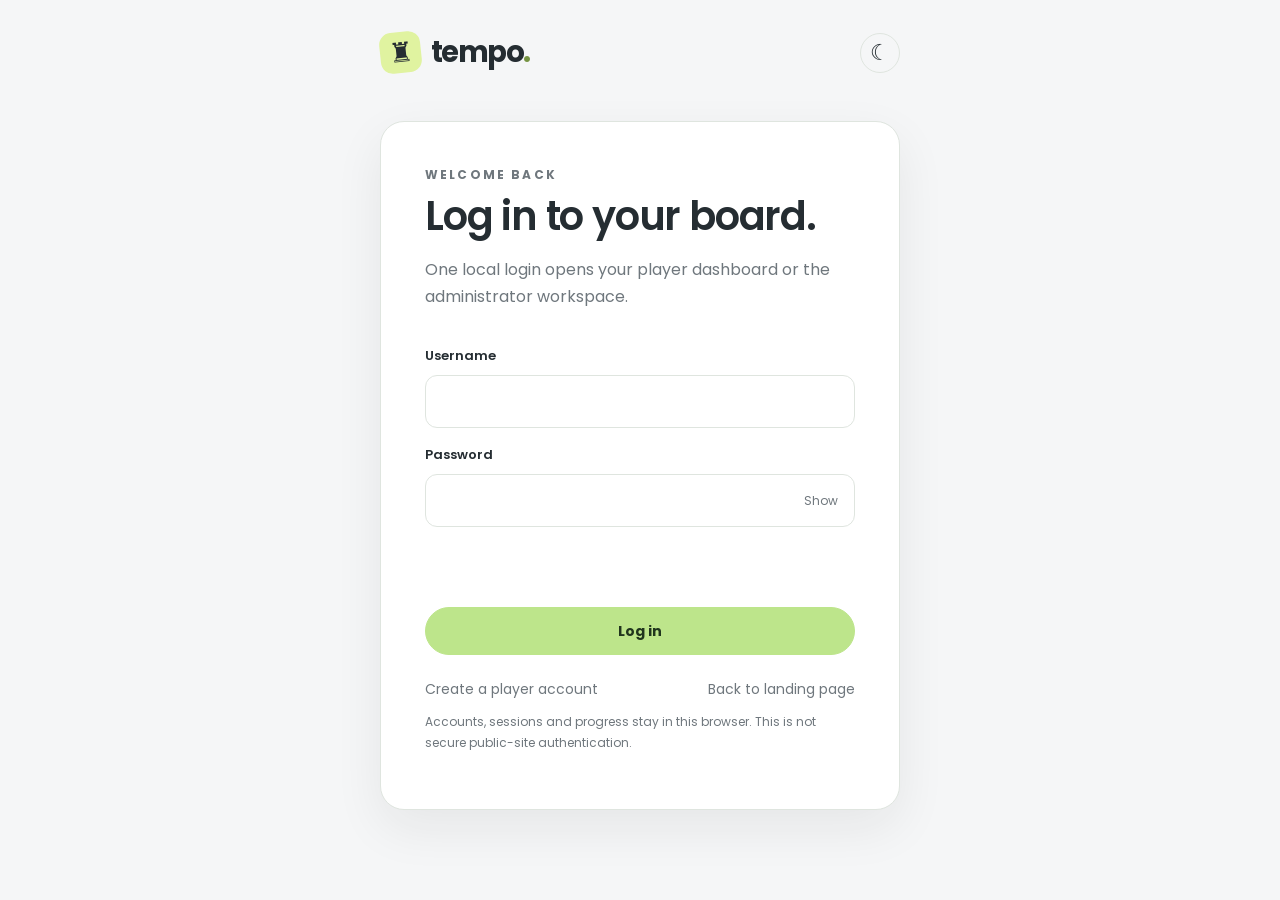
<file: index.html>
<!doctype html>
<html lang="en">
  <head>
    <meta charset="UTF-8" />
    <meta name="viewport" content="width=device-width,initial-scale=1" />
    <meta name="theme-color" content="#111714" />
    <title>Tempo — Your little chess club</title>
    <link rel="icon" href="assets/favicon.svg" />
    <script src="js/helpers/theme.js"></script>
    <link rel="stylesheet" href="css/styles.css" />
    <link rel="stylesheet" href="css/site.css" />
    <link rel="stylesheet" href="css/learning.css" />
    <script src="js/helpers/auth.js" defer></script>
    <script src="js/helpers/profile.js" defer></script>
    <script src="js/helpers/preview-board.js" defer></script>
    <script src="js/core/engine.js" defer></script>
    <script src="js/helpers/game-data.js" defer></script>
    <script src="js/data/puzzle-data.js" defer></script>
    <script src="js/helpers/custom-puzzles.js" defer></script>
    <script src="js/data/opening-data.js" defer></script>
    <script src="js/helpers/sound.js" defer></script>
    <script src="js/helpers/select-menu.js" defer></script>
    <script src="js/helpers/practice-data.js" defer></script>
    <script src="js/home.js" defer></script>
    <link rel="stylesheet" href="css/study-tools.css" />
    <script src="js/helpers/preferences.js" defer></script>
  </head>
  <body class="checking-profile" data-profile-required="true">
    <aside class="app-rail">
      <a href="index.html" class="brand" aria-label="Tempo home"
        ><span class="brand-mark" aria-hidden="true">♜</span>tempo<span
          class="brand-period"
          >.</span
        ></a
      >
      <div>
        <p class="rail-label">YOUR CHESS SPACE</p>
        <nav class="rail-nav" aria-label="Main navigation">
          <a href="index.html" data-nav="home"
            ><span class="nav-symbol" aria-hidden="true">⌂</span>Home</a
          ><a href="play.html?mode=local" data-nav="play"
            ><span class="nav-symbol" aria-hidden="true">♙</span>Play</a
          ><a href="play.html?view=puzzles" data-nav="puzzles"
            ><span class="nav-symbol" aria-hidden="true">◇</span>Puzzles</a
          ><a href="play.html?mode=bot"
            ><span class="nav-symbol" aria-hidden="true">♞</span>Play a bot</a
          ><a href="openings.html" data-nav="openings"
            ><span class="nav-symbol" aria-hidden="true">♗</span>Openings</a
          ><a href="notebook.html" data-nav="notebook"
            ><span class="nav-symbol" aria-hidden="true">▤</span>Notebook</a
          ><a href="lessons.html" data-nav="lessons"
            ><span class="nav-symbol" aria-hidden="true">♙</span>Learn</a
          ><a href="statistics.html" data-nav="statistics"
            ><span class="nav-symbol" aria-hidden="true">▥</span>Progress</a
          >
        </nav>
      </div>
      <div class="rail-bottom">
        <div class="rail-profile">
          <span class="avatar" data-avatar>T</span>
          <div>
            <strong data-display-name>Player</strong
            ><small data-account-username>@player</small>
          </div>
        </div>
        <button class="profile-switch" data-logout>
          Log out
        </button>
      </div>
    </aside>
    <div class="app-content">
      <header class="app-topbar">
        <span>A little time for chess.</span>
        <div class="topbar-right">
          <span class="topbar-name" data-display-name>Player</span
          ><button
            class="round-button"
            data-theme-toggle
            aria-label="Switch color theme"
          >
            ☾
          </button>
        </div>
      </header>
      <main class="dashboard">
        <div class="dashboard-heading">
          <div>
            <div class="eyebrow">MAKE ROOM FOR A GOOD GAME</div>
            <h1>Hello, <span data-username>Player</span><span>.</span></h1>
            <p>Where will your next move take you?</p>
          </div>
          <span class="quiet-badge">✦ Your own little chess club</span>
        </div>
        <section class="resume-card" id="resume-card" hidden>
          <div>
            <div class="eyebrow">PICK UP WHERE YOU LEFT OFF</div>
            <h2>Your board is waiting.</h2>
            <p id="resume-detail"></p>
          </div>
          <a class="pill primary" href="play.html?resume=1">Continue game ↗</a>
        </section>
        <div class="home-grid">
          <section class="feature-card play-card">
            <div class="card-title-row">
              <div>
                <div class="eyebrow">SIXTY-FOUR POSSIBILITIES</div>
                <h2>Let's play.</h2>
              </div>
              <span class="card-icon" aria-hidden="true">♚</span>
            </div>
            <p>A friend across the table. A little friendly competition.</p>
            <div
              class="home-board mini-board"
              data-preview="start"
              aria-hidden="true"
            ></div>
            <div class="time-picker" role="group" aria-label="Time per player">
              <button data-time="60" aria-pressed="false">1 min</button
              ><button data-time="180" aria-pressed="false">3 min</button
              ><button data-time="300" aria-pressed="false">5 min</button
              ><button data-time="600" aria-pressed="true">10 min</button
              ><button data-time="1800" aria-pressed="false">30 min</button>
            </div>
            <a
              class="wide-cta primary"
              id="start-local"
              href="play.html?mode=local&time=600"
              >Play two-player <span aria-hidden="true">↗</span></a
            >
            <div class="play-choice-row">
              <a id="start-bot" href="play.html?mode=bot&time=600"
                >Play with Tempo ↗</a
              >
            </div>
          </section>
          <section class="feature-card puzzle-card">
            <div class="card-title-row">
              <div>
                <div class="eyebrow">A MOMENT TO DISCOVER</div>
                <h2>Find your next insight.</h2>
              </div>
              <span class="card-icon" aria-hidden="true">♞</span>
            </div>
            <p>
              One position. A complete idea.<br />Give your chess instincts a
              little exercise.
            </p>
            <div
              class="home-board mini-board"
              data-preview="puzzle"
              aria-hidden="true"
            ></div>
            <div class="card-bottom">
              <span>30 curated tactics</span
              ><span id="puzzle-count">0 / 30 solved</span>
            </div>
            <div
              class="progress-track"
              role="progressbar"
              aria-label="Puzzles solved"
              aria-valuemin="0"
              aria-valuemax="30"
              aria-valuenow="0"
            >
              <span id="puzzle-progress-bar" style="width: 0%"></span>
            </div>
            <a class="wide-cta secondary" href="play.html?view=puzzles"
              >Solve a puzzle <span aria-hidden="true">↗</span></a
            >
          </section>
        </div>
        <section class="feature-card opening-home">
          <div class="eyebrow">BEGIN WITH AN IDEA</div>
          <h2>Openings</h2>
          <p>
            Learn the first moves and the reason behind them. Then take a side
            and practice the line.
          </p>
          <div class="opening-preview-list">
            <a href="openings.html?opening=ruy-lopez">Ruy Lopez</a
            ><a href="openings.html?opening=italian">Italian Game</a
            ><a href="openings.html?opening=scotch">Scotch Game</a
            ><a href="openings.html?opening=sicilian">Sicilian Defense</a
            ><a href="openings.html?opening=french">French Defense</a
            ><a href="openings.html?opening=caro-kann">Caro-Kann</a
            ><a href="openings.html?opening=queens-gambit">Queen’s Gambit</a
            ><a href="openings.html?opening=kings-indian">King’s Indian</a
            ><a href="openings.html?opening=london">London System</a>
          </div>
          <div class="card-bottom">
            <span id="home-opening-progress">0 / 9 practiced</span
            ><a class="pill secondary" href="openings.html"
              >Explore openings ↗</a
            >
          </div>
        </section>
        <section class="feature-card study-hub">
          <div>
            <div class="eyebrow">A LITTLE PRACTICE, YOUR WAY</div>
            <h2>Keep learning.</h2>
            <p id="home-review-count">
              Your review queue is ready when you need it.
            </p>
          </div>
          <div class="study-links">
            <a class="pill secondary" href="lessons.html">Learn the basics</a
            ><a
              class="pill secondary"
              href="play.html?view=puzzles&amp;review=1"
              >Practice mistakes</a
            ><a class="pill secondary" href="notebook.html">Your notebook</a
            ><a class="pill secondary" href="statistics.html"
              >Practice progress</a
            >
          </div>
        </section>
        <div class="lower-grid">
          <section class="feature-card activity-card">
            <div class="eyebrow">LITTLE STEPS ADD UP</div>
            <h2>Your time at the board</h2>
            <div class="stat-row">
              <div>
                <strong id="solved-stat">0</strong><span>Puzzles solved</span>
              </div>
              <div>
                <strong id="games-stat">0</strong><span>Games completed</span>
              </div>
              <div>
                <strong id="practice-stat">0</strong
                ><span>Tactics practiced</span>
              </div>
            </div>
          </section>
          <section class="feature-card activity-card">
            <div class="eyebrow">YOUR LAST MOVES</div>
            <h2>Recently played</h2>
            <label class="field-label" for="recent-search"
              >Search game history</label
            ><input
              class="study-input"
              type="search"
              id="recent-search"
              placeholder="Opening, result or date"
            />
            <div class="history-filters">
              <div>
                <label class="field-label" for="recent-mode">Opponent</label
                ><select class="setup-select" id="recent-mode">
                  <option value="all">All games</option>
                  <option value="local">Same device</option>
                  <option value="bot">Tempo bot</option>
                </select>
              </div>
              <div>
                <label class="field-label" for="recent-result">Result</label
                ><select class="setup-select" id="recent-result">
                  <option value="all">All results</option>
                  <option value="w">White won</option>
                  <option value="b">Black won</option>
                  <option value="draw">Draw</option>
                </select>
              </div>
            </div>
            <p id="recent-empty">
              A fresh page. Finish a game and it will appear here.
            </p>
            <ul id="recent-list" class="recent-list"></ul>
          </section>
        </div>

        <p class="home-note" id="storage-note">
          Progress is saved on this browser, for your profile. Clearing browser
          data removes it; it does not sync between devices.
        </p>
      </main>
    </div>
  </body>
</html>
</file>
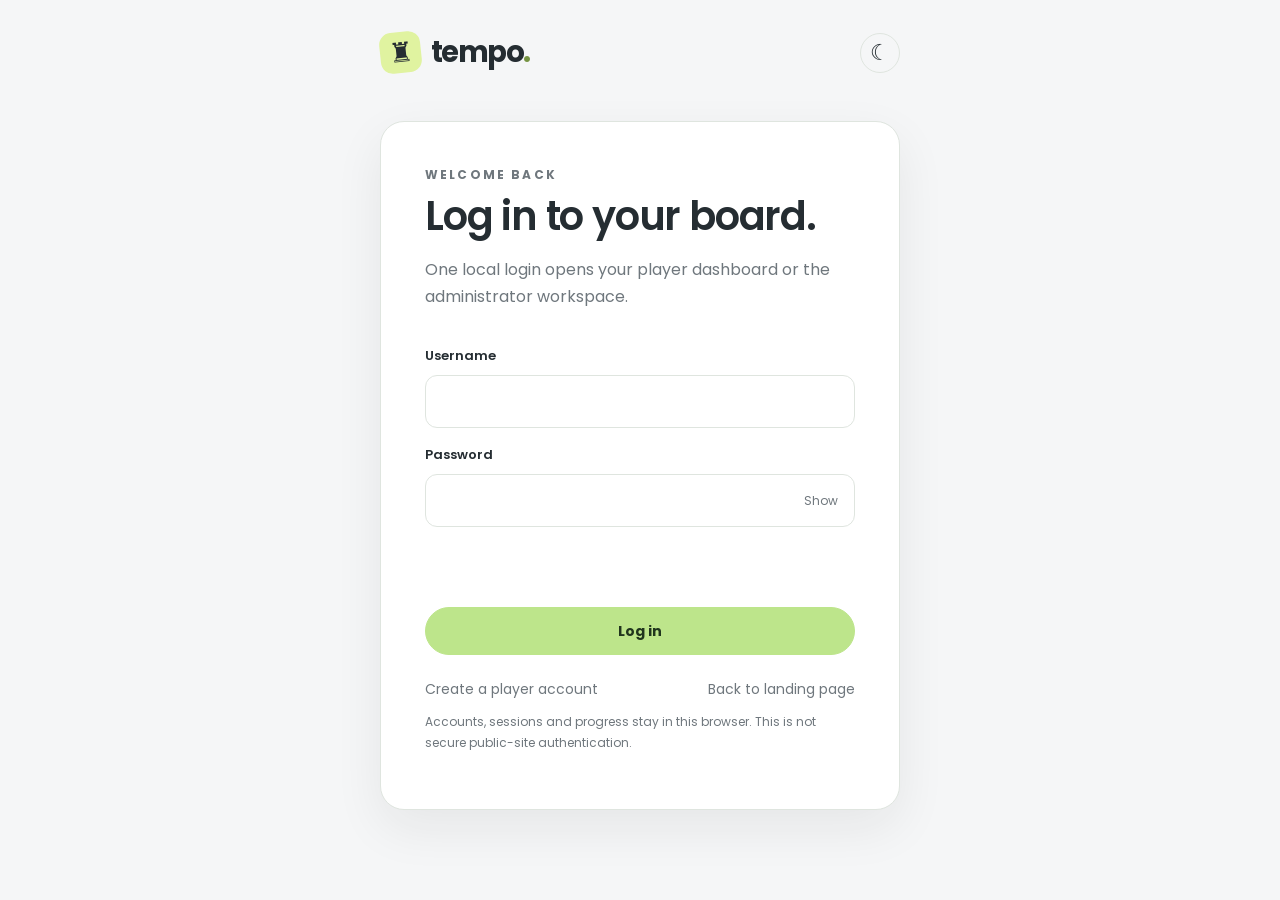
<file: admin.html>
<!doctype html>
<html lang="en">
<head>
  <meta charset="UTF-8">
  <meta name="viewport" content="width=device-width,initial-scale=1">
  <meta name="description" content="Manage custom chess puzzles in your local TempoChess collection.">
  <title>Puzzle manager — TempoChess</title>
  <link rel="icon" href="assets/favicon.svg">
  <script src="js/helpers/theme.js"></script>
  <link rel="stylesheet" href="css/styles.css">
  <link rel="stylesheet" href="css/site.css">
  <link rel="stylesheet" href="css/learning.css">
  <link rel="stylesheet" href="css/study-tools.css">
  <link rel="stylesheet" href="css/admin.css">
  <script src="js/core/engine.js" defer></script>
  <script src="js/helpers/game-data.js" defer></script>
  <script src="js/data/puzzle-data.js" defer></script>
  <script src="js/helpers/auth.js" defer></script>
  <script src="js/helpers/admin-auth.js" defer></script>
  <script src="js/helpers/custom-puzzles.js" defer></script>
  <script src="js/helpers/study-board.js" defer></script>
  <script src="js/admin.js" defer></script>
</head>
<body class="admin-page checking-admin">
  <div class="admin-wrap">
    <header class="admin-header">
      <a href="landing.html" class="brand" aria-label="TempoChess home"><span class="brand-mark" aria-hidden="true">♜</span>tempo<span class="brand-period">.</span></a>
      <nav aria-label="Manager navigation"><a href="#collection-title">Puzzle collection</a><button id="admin-theme" class="pill secondary" type="button">Change theme</button></nav>
    </header>
    <main>
      <div class="admin-heading"><div><p class="eyebrow">A COLLECTION OF YOUR OWN</p><h1>Puzzle manager.</h1><p>Welcome, <span id="admin-identity">Rohit</span>. Create a position, explain the idea and give someone their next good move.</p></div><button id="admin-logout" class="pill secondary" type="button">Sign out</button></div>
      <p class="admin-local-note">Local admin: published puzzles are shared by profiles in this browser. They do not sync to other devices or website visitors. This password is a local access lock.</p>
      <p id="admin-status" role="status" aria-live="polite"></p>
      <noscript><p>Enable JavaScript to use the puzzle manager.</p></noscript>
      <details id="admin-password-section" class="admin-card admin-access" aria-labelledby="password-title">
        <summary id="password-title">Change administrator password</summary><p>Changing it replaces the local salted hash. It does not affect puzzles or player progress.</p>
        <form id="admin-password-form">
          <label for="admin-current-password">Current password</label><input class="study-input" id="admin-current-password" type="password" required autocomplete="current-password">
          <label for="admin-new-password">New password</label><input class="study-input" id="admin-new-password" type="password" required minlength="8" maxlength="128" autocomplete="new-password">
          <label for="admin-confirm-password">Confirm new password</label><input class="study-input" id="admin-confirm-password" type="password" required minlength="8" maxlength="128" autocomplete="new-password">
          <button class="pill secondary" type="submit">Save password</button>
        </form>
      </details>
      <div id="admin-workspace" hidden>
        <div class="admin-grid">
          <section class="admin-card" aria-labelledby="editor-title">
            <div class="admin-section-heading"><h2 id="editor-title">New puzzle</h2><button id="admin-new" class="pill secondary" type="button">New puzzle</button></div>
            <form id="admin-puzzle-form">
              <label for="admin-title">Title</label><input id="admin-title" class="study-input" required maxlength="80" placeholder="A rook on the seventh rank">
              <div class="admin-fields"><div><label for="admin-category">Theme</label><select id="admin-category" class="study-input"><option>Mate</option><option>Fork</option><option>Material</option><option>Defence</option></select></div><div><label for="admin-level">Difficulty</label><select id="admin-level" class="study-input"><option>Beginner</option><option>Intermediate</option><option>Advanced</option></select></div></div>
              <label for="admin-detail">Instructions for the player</label><textarea id="admin-detail" class="study-input" rows="2" required maxlength="500" placeholder="White to move. Find checkmate in one."></textarea>
              <label for="admin-fen">Starting position (FEN)</label><textarea id="admin-fen" class="study-input admin-code" rows="2" required maxlength="120" spellcheck="false" aria-describedby="fen-help"></textarea>
              <p id="fen-help" class="admin-help">FEN describes the board, side to move and special-move rights. Use Load example to see a complete puzzle.</p>
              <label for="admin-line">Solution moves</label><textarea id="admin-line" class="study-input admin-code" rows="2" required maxlength="200" spellcheck="false" aria-describedby="line-help" placeholder="e1e8"></textarea>
              <p id="line-help" class="admin-help">Use coordinate moves separated by spaces, including the opponent’s replies: e2e4 e7e5 g1f3. Add a promotion letter when needed, such as a7a8q. End on the solving side’s move (1, 3, 5… half-moves; maximum 31).</p>
              <label for="admin-explanation">Solution explanation</label><textarea id="admin-explanation" class="study-input" rows="3" required maxlength="2000"></textarea>
              <label class="admin-check"><input type="checkbox" id="admin-mate"> The solution ends in checkmate</label>
              <label class="admin-check"><input type="checkbox" id="admin-published"> Published — show in the playable collection</label>
              <div class="admin-actions"><button class="pill primary" type="submit">Save puzzle</button><button id="admin-preview" class="pill secondary" type="button">Validate & preview</button><button id="admin-example" class="pill secondary" type="button">Load example</button></div>
              <p class="admin-help">Leave Published unchecked to save a draft. Legal moves are checked automatically; you are responsible for the puzzle’s teaching value and explanation.</p>
            </form>
          </section>
          <section class="admin-card admin-preview-card" aria-labelledby="preview-title">
            <h2 id="preview-title">Position preview</h2><p id="admin-preview-status" role="status">Load an example or validate your puzzle.</p>
            <div id="admin-board"></div>
            <div class="admin-actions"><button id="admin-prev" class="pill secondary" type="button" disabled>Previous</button><button id="admin-next" class="pill secondary" type="button" disabled>Next move</button><button id="admin-flip" class="pill secondary" type="button">Flip board</button></div>
            <p id="admin-moves" class="admin-help"></p>
          </section>
        </div>
        <section class="admin-card admin-collection" aria-labelledby="collection-title">
          <div class="admin-section-heading"><div><h2 id="collection-title">Puzzle collection</h2><p id="admin-count"></p></div><button id="admin-refresh" class="pill secondary" type="button">Refresh list</button></div>
          <div class="admin-filters"><div><label for="admin-filter-source">Source</label><select id="admin-filter-source" class="study-input"><option value="">All puzzles</option><option value="builtin">Built-in</option><option value="custom">Custom</option></select></div><div><label for="admin-search">Search</label><input id="admin-search" class="study-input" type="search" placeholder="Title, theme or instructions"></div><div><label for="admin-filter-level">Difficulty</label><select id="admin-filter-level" class="study-input"><option value="">All levels</option><option>Beginner</option><option>Intermediate</option><option>Advanced</option></select></div><div><label for="admin-filter-state">Visibility</label><select id="admin-filter-state" class="study-input"><option value="">All</option><option value="published">Published</option><option value="draft">Draft</option></select></div></div>
          <div id="admin-list" class="admin-list"></div>
          <p class="admin-help">Up to 200 custom puzzles. The 30 built-in puzzles are preserved and cannot be changed here.</p>
        </section>
      </div>
    </main>
    <footer class="admin-footer">TempoChess · Your board. Your ideas. <a href="ADMIN-GUIDE.md">Manager guide</a></footer>
  </div>
</body>
</html>
</file>
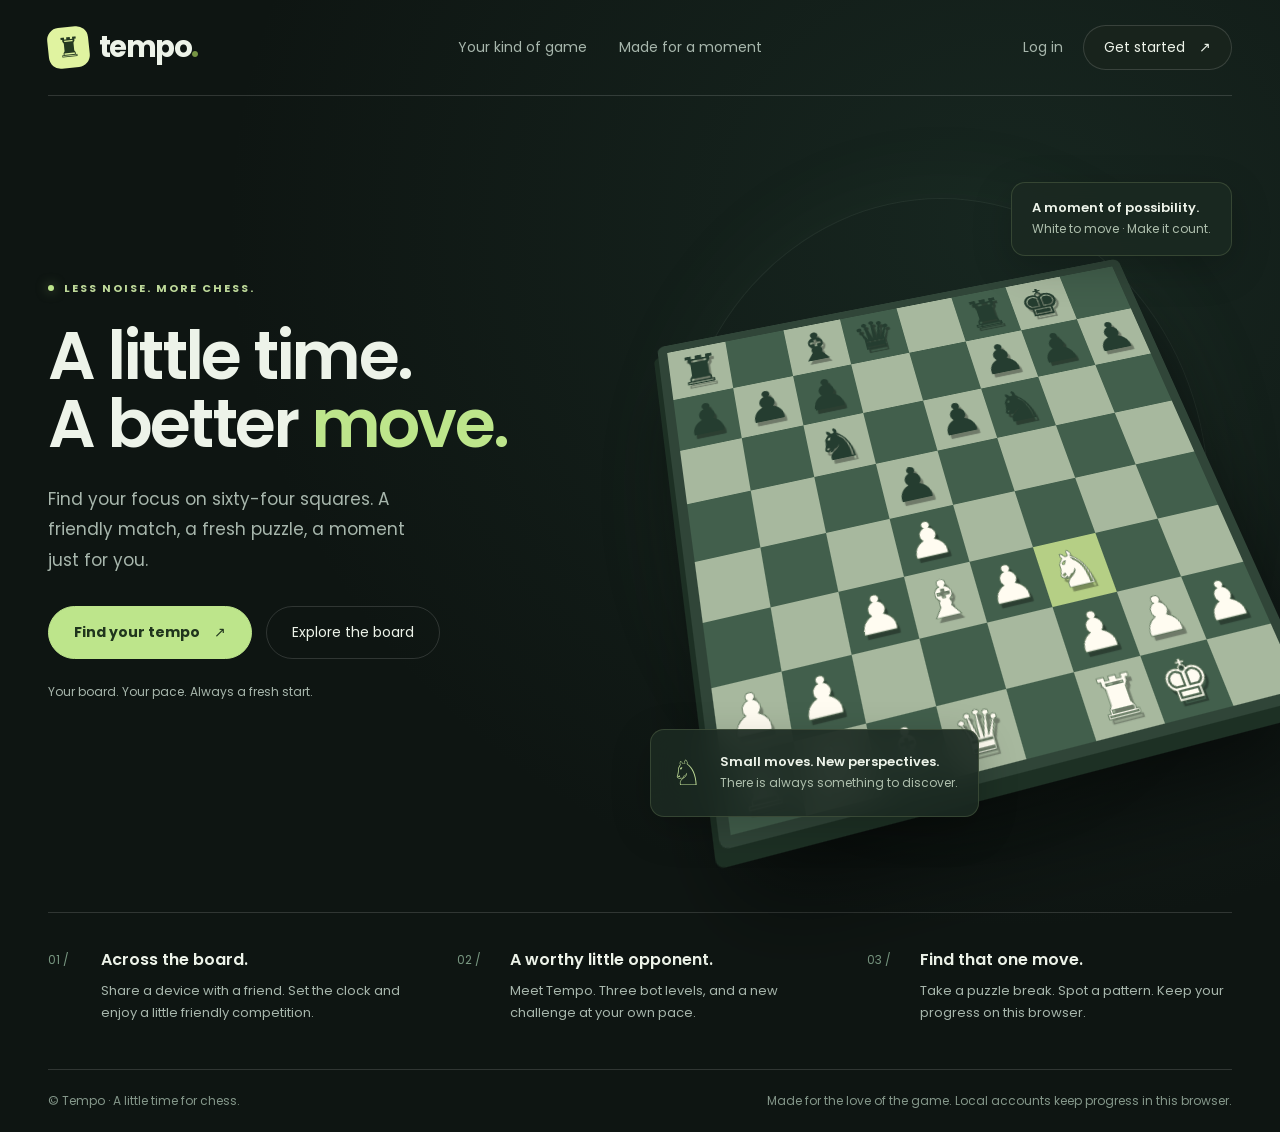
<file: landing.html>
<!doctype html>
<html lang="en">
  <head>
    <meta charset="UTF-8" />
    <meta name="viewport" content="width=device-width,initial-scale=1" />
    <meta name="theme-color" content="#111714" />
    <title>Tempo — Your little chess club</title>
    <link rel="icon" href="assets/favicon.svg" />
    <script src="js/helpers/theme.js"></script>
    <link rel="stylesheet" href="css/styles.css" />
    <link rel="stylesheet" href="css/site.css" />
    <meta
      name="description"
      content="A little time for chess. Play a friend, meet your next opponent, or find your next brilliant move."
    />
    <script src="js/helpers/auth.js" defer></script>
    <script src="js/helpers/preview-board.js" defer></script>
    <script src="js/helpers/select-menu.js" defer></script>
    <script src="js/landing.js" defer></script>
  </head>
  <body class="landing">
    <div class="page-wrap">
      <header class="landing-header">
        <a href="landing.html" class="brand" aria-label="Tempo home"
          ><span class="brand-mark" aria-hidden="true">♜</span>tempo<span
            class="brand-period"
            >.</span
          ></a
        >
        <nav aria-label="Landing navigation">
          <a class="text-link" href="#your-game">Your kind of game</a
          ><a class="text-link" href="#how-it-works">Made for a moment</a>
        </nav>
        <div>
          <a class="text-link" data-login-link href="login.html">Log in</a
          ><a class="pill secondary" data-auth-link href="signup.html">
            Get started <span aria-hidden="true">↗</span>
          </a>
        </div>
      </header>
      <main>
        <section class="landing-main">
          <div class="landing-copy">
            <div class="eyebrow">
              <span class="tiny-dot"></span>LESS NOISE. MORE CHESS.
            </div>
            <h1>A little time.<br />A better <em>move.</em></h1>
            <p>
              Find your focus on sixty-four squares. A friendly match, a fresh
              puzzle, a moment just for you.
            </p>
            <div class="hero-actions">
              <a class="pill primary" data-auth-link href="signup.html">
                Find your tempo <span aria-hidden="true">↗</span></a
              ><a class="pill" href="#your-game">Explore the board</a>
            </div>
            <p class="hero-note">
              Your board. Your pace. Always a fresh start.
            </p>
          </div>
          <div class="hero-scene" aria-label="An illustrated chess position">
            <div class="scene-label top">
              <strong>A moment of possibility.</strong
              ><span>White to move · Make it count.</span>
            </div>
            <div
              class="mini-board"
              data-preview="hero"
              aria-hidden="true"
            ></div>
            <div class="scene-label bottom">
              <span class="chess-symbol" aria-hidden="true">♘</span>
              <div>
                <strong>Small moves. New perspectives.</strong
                ><span>There is always something to discover.</span>
              </div>
            </div>
          </div>
        </section>
        <section class="landing-strip" id="your-game" aria-label="Ways to play">
          <article>
            <span class="feature-number">01 /</span>
            <div>
              <h2>Across the board.</h2>
              <p>
                Share a device with a friend. Set the clock and enjoy a little
                friendly competition.
              </p>
            </div>
          </article>
          <article>
            <span class="feature-number">02 /</span>
            <div>
              <h2>A worthy little opponent.</h2>
              <p>
                Meet Tempo. Three bot levels, and a new challenge at your own
                pace.
              </p>
            </div>
          </article>
          <article id="how-it-works">
            <span class="feature-number">03 /</span>
            <div>
              <h2>Find that one move.</h2>
              <p>
                Take a puzzle break. Spot a pattern. Keep your progress on this
                browser.
              </p>
            </div>
          </article>
        </section>
      </main>
      <footer class="landing-footer">
        <span>© Tempo · A little time for chess.</span
        >        <span>Made for the love of the game. Local accounts keep progress in this browser.</span>
      </footer>
    </div>
  </body>
</html>
</file>
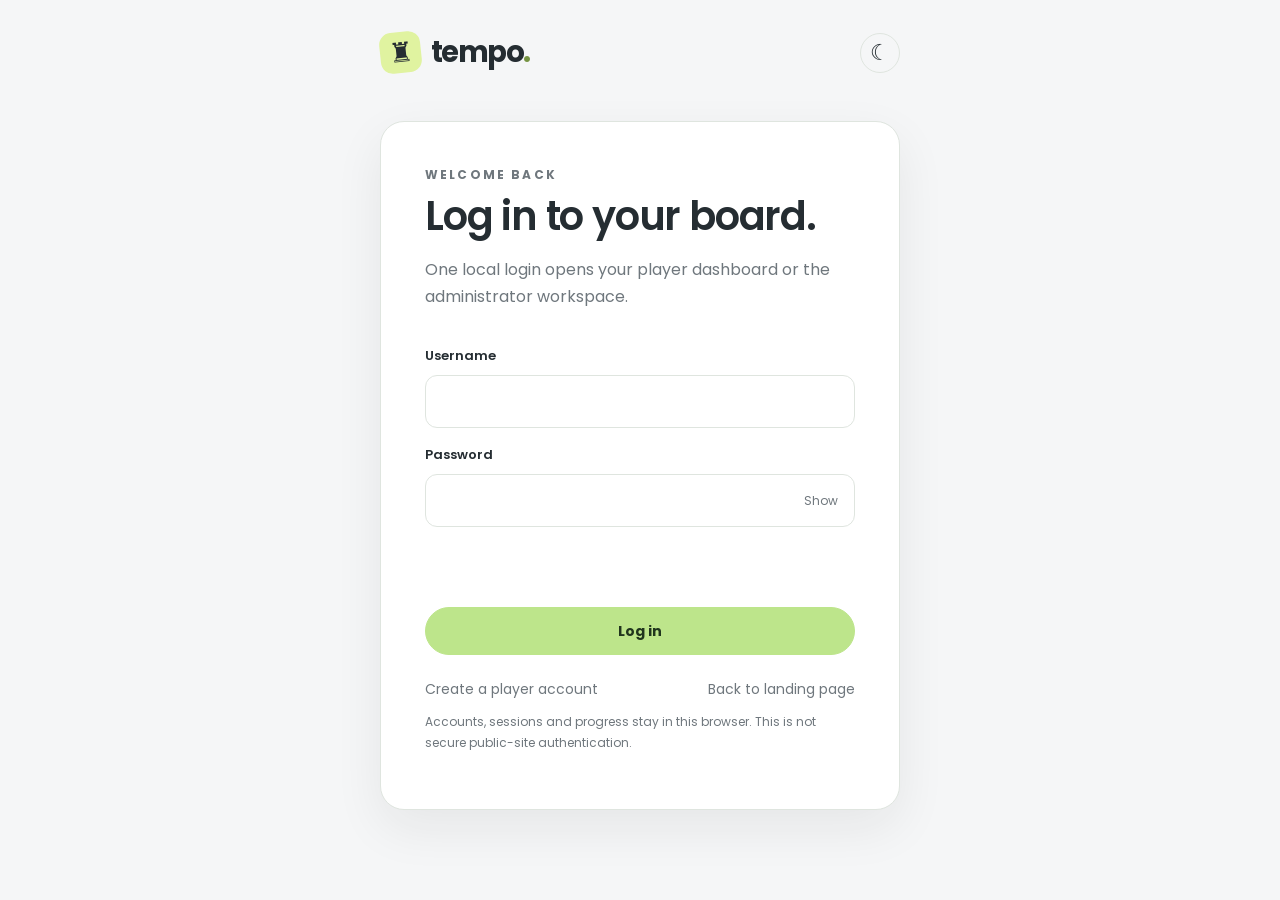
<file: lessons.html>
<!doctype html>
<html lang="en">
  <head>
    <meta charset="UTF-8" />
    <meta name="viewport" content="width=device-width,initial-scale=1" />
    <title>Learn the basics — Tempo</title>
    <link rel="icon" href="assets/favicon.svg" />
    <script src="js/helpers/theme.js"></script>
    <link rel="stylesheet" href="css/styles.css" />
    <link rel="stylesheet" href="css/site.css" />
    <link rel="stylesheet" href="css/learning.css" />
    <script src="js/helpers/auth.js" defer></script>
    <script src="js/helpers/profile.js" defer></script>
    <script src="js/core/engine.js" defer></script>
    <script src="js/helpers/game-data.js" defer></script>
    <script src="js/helpers/study-board.js" defer></script>
    <script src="js/helpers/sound.js" defer></script>
    <script src="js/helpers/select-menu.js" defer></script>
    <script src="js/helpers/notebook-data.js" defer></script>
    <script src="js/helpers/notebook-dialog.js" defer></script>
    <script src="js/data/lesson-data.js" defer></script>
    <script src="js/lessons.js" defer></script>
    <link rel="stylesheet" href="css/study-tools.css" />
    <script src="js/helpers/preferences.js" defer></script>
  </head>
  <body class="checking-profile" data-profile-required="true">
    <aside class="app-rail">
      <a href="index.html" class="brand" aria-label="Tempo home"
        ><span class="brand-mark" aria-hidden="true">♜</span>tempo<span
          class="brand-period"
          >.</span
        ></a
      >
      <div>
        <p class="rail-label">YOUR CHESS SPACE</p>
        <nav class="rail-nav" aria-label="Main navigation">
          <a href="index.html" data-nav="home"
            ><span class="nav-symbol" aria-hidden="true">⌂</span>Home</a
          ><a href="play.html?mode=local" data-nav="play"
            ><span class="nav-symbol" aria-hidden="true">♙</span>Play</a
          ><a href="play.html?view=puzzles" data-nav="puzzles"
            ><span class="nav-symbol" aria-hidden="true">◇</span>Puzzles</a
          ><a href="play.html?mode=bot"
            ><span class="nav-symbol" aria-hidden="true">♞</span>Play a bot</a
          ><a href="openings.html" data-nav="openings"
            ><span class="nav-symbol" aria-hidden="true">♗</span>Openings</a
          ><a href="notebook.html" data-nav="notebook"
            ><span class="nav-symbol" aria-hidden="true">▤</span>Notebook</a
          ><a href="lessons.html" data-nav="lessons"
            ><span class="nav-symbol" aria-hidden="true">♙</span>Learn</a
          ><a href="statistics.html" data-nav="statistics"
            ><span class="nav-symbol" aria-hidden="true">▥</span>Progress</a
          >
        </nav>
      </div>
      <div class="rail-bottom">
        <div class="rail-profile">
          <span class="avatar" data-avatar>T</span>
          <div>
            <strong data-display-name>Player</strong
            ><small data-account-username>@player</small>
          </div>
        </div>
        <button class="profile-switch" data-logout>
          Log out
        </button>
      </div>
    </aside>
    <div class="app-content">
      <header class="app-topbar">
        <a class="text-link" href="index.html">← Your chess space</a>
        <div class="topbar-right">
          <span data-username>Player</span
          ><button
            class="round-button"
            data-theme-toggle
            aria-label="Switch colour theme"
          >
            ☾
          </button>
        </div>
      </header>
      <main class="dashboard">
        <div class="dashboard-heading">
          <div>
            <div class="eyebrow">START WITH THE ESSENTIALS</div>
            <h1>Learn the basics<span>.</span></h1>
            <p>Five rules. Five small moments of practice.</p>
          </div>
          <span class="quiet-badge" id="lesson-progress"></span>
        </div>
        <div id="lesson-library" class="opening-library"></div>
        <section class="study-workspace">
          <div class="feature-card study-board-card">
            <div class="study-player-row">
              <strong id="lesson-turn">White to move</strong
              ><button class="utility-button" id="lesson-flip">
                Flip board
              </button>
            </div>
            <div id="lesson-board"></div>
            <p class="study-feedback" id="lesson-feedback" role="status"></p>
          </div>
          <aside class="feature-card lesson-panel">
            <div class="eyebrow">UNDERSTAND, THEN TRY</div>
            <h2 id="lesson-title"></h2>
            <p id="lesson-intro"></p>
            <p class="lesson-note" id="lesson-goal"></p>
            <div id="lesson-promotion-field" hidden>
              <label class="field-label" for="lesson-promotion"
                >Promote to</label
              ><select class="setup-select" id="lesson-promotion">
                <option value="q">Queen</option>
                <option value="r">Rook</option>
                <option value="b">Bishop</option>
                <option value="n">Knight</option>
              </select>
            </div>
            <p id="lesson-why" hidden></p>
            <div class="lesson-actions">
              <button class="dialog-secondary" id="lesson-hint">Hint</button
              ><button class="dialog-secondary" id="lesson-reset">
                Try again
              </button>
            </div>
            <button class="pill primary" id="lesson-next">Next lesson →</button>
          </aside>
        </section>
      </main>
    </div>
  </body>
</html>
</file>
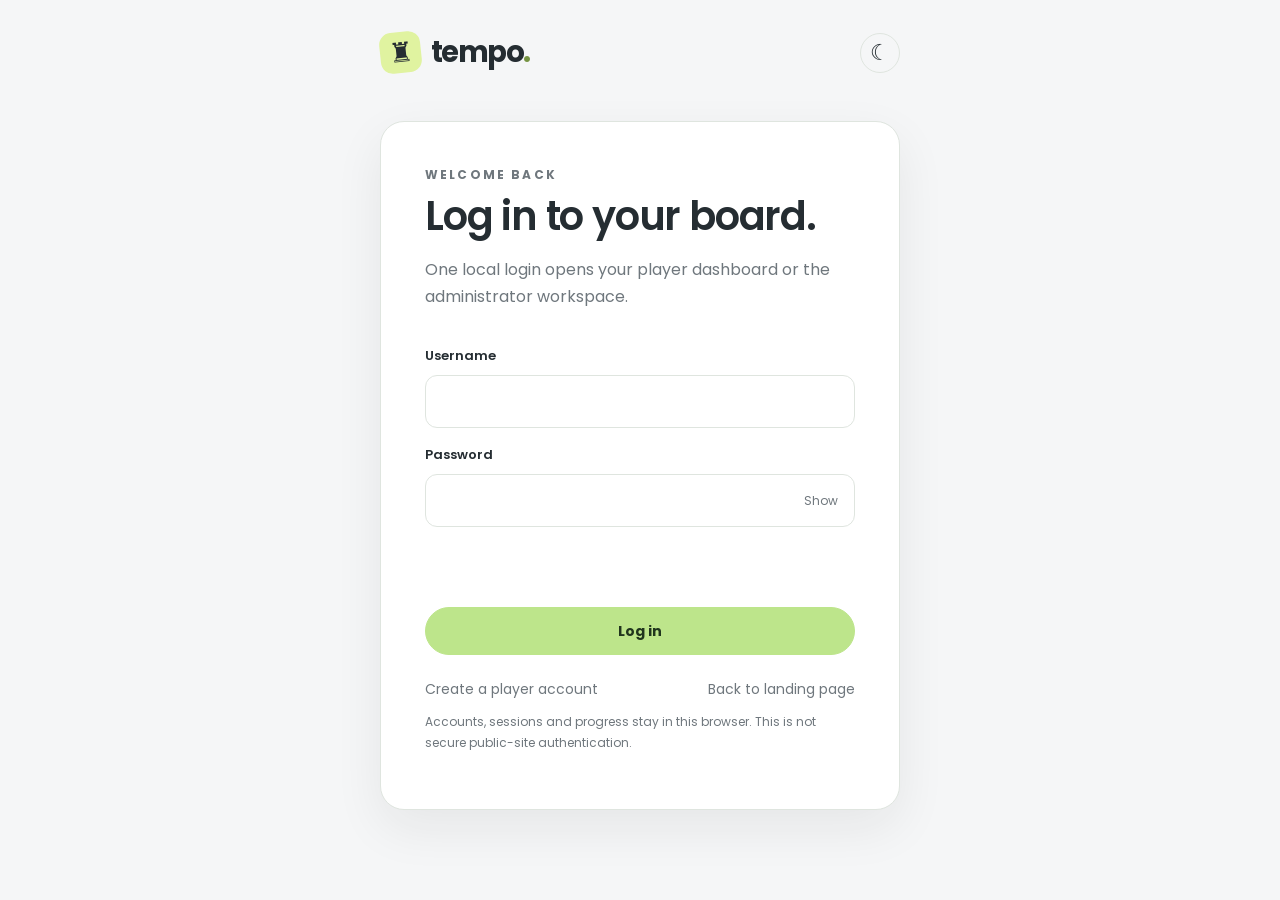
<file: login.html>
<!doctype html>
<html lang="en">
<head>
  <meta charset="UTF-8"><meta name="viewport" content="width=device-width,initial-scale=1">
  <title>Log in — TempoChess</title>
  <link rel="icon" type="image/svg+xml" href="assets/favicon.svg">
  <script src="js/helpers/theme.js"></script>
  <link rel="stylesheet" href="css/styles.css"><link rel="stylesheet" href="css/site.css"><link rel="stylesheet" href="css/auth.css">
  <script src="js/helpers/auth.js" defer></script><script src="js/auth.js" defer></script>
</head>
<body class="auth-page">
  <main class="auth-shell">
    <header class="auth-header"><a href="landing.html" class="brand"><span class="brand-mark" aria-hidden="true">♜</span>tempo<span class="brand-period">.</span></a><button class="round-button" data-theme-toggle aria-label="Switch color theme">☾</button></header>
    <section class="auth-card" aria-labelledby="login-title">
      <div class="eyebrow">WELCOME BACK</div><h1 id="login-title">Log in to your board.</h1><p>One local login opens your player dashboard or the administrator workspace.</p>
      <form id="login-form" class="auth-form">
        <label for="login-username">Username</label><input class="auth-input" id="login-username" name="username" required minlength="3" maxlength="24" autocomplete="username">
        <label for="login-password">Password</label><div class="auth-input-wrap"><input class="auth-input" id="login-password" name="password" type="password" required minlength="8" maxlength="128" autocomplete="current-password"><button class="password-toggle" type="button" data-password-toggle="login-password">Show</button></div>
        <p id="login-error" class="auth-error" role="alert" aria-live="polite"></p><button class="pill primary auth-submit" type="submit">Log in</button>
      </form>
      <div class="auth-links"><a class="text-link" href="signup.html">Create a player account</a><a class="text-link" href="landing.html">Back to landing page</a></div>
      <p class="auth-note">Accounts, sessions and progress stay in this browser. This is not secure public-site authentication.</p>
    </section>
  </main>
</body>
</html>
</file>
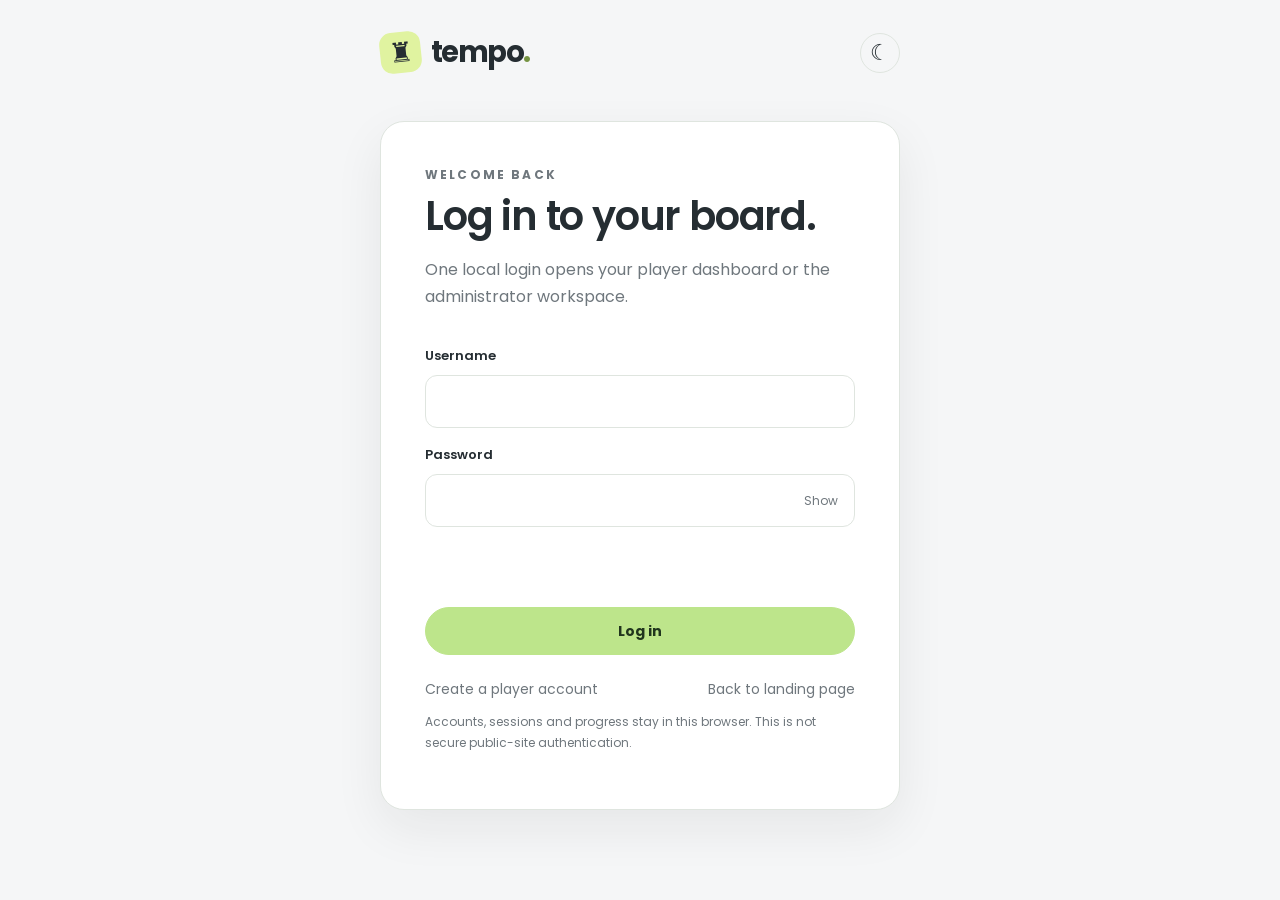
<file: notebook.html>
<!doctype html>
<html lang="en">
  <head>
    <meta charset="UTF-8" />
    <meta name="viewport" content="width=device-width,initial-scale=1" />
    <title>Notebook — Tempo</title>
    <link rel="icon" href="assets/favicon.svg" />
    <script src="js/helpers/theme.js"></script>
    <link rel="stylesheet" href="css/styles.css" />
    <link rel="stylesheet" href="css/site.css" />
    <link rel="stylesheet" href="css/learning.css" />
    <script src="js/helpers/auth.js" defer></script>
    <script src="js/helpers/profile.js" defer></script>
    <script src="js/core/engine.js" defer></script>
    <script src="js/helpers/game-data.js" defer></script>
    <script src="js/helpers/study-board.js" defer></script>
    <script src="js/helpers/sound.js" defer></script>
    <script src="js/helpers/select-menu.js" defer></script>
    <script src="js/helpers/notebook-data.js" defer></script>
    <script src="js/helpers/notebook-dialog.js" defer></script>
    <script src="js/notebook.js" defer></script>
    <link rel="stylesheet" href="css/study-tools.css" />
    <script src="js/helpers/preferences.js" defer></script>
  </head>
  <body class="checking-profile" data-profile-required="true">
    <aside class="app-rail">
      <a href="index.html" class="brand" aria-label="Tempo home"
        ><span class="brand-mark" aria-hidden="true">♜</span>tempo<span
          class="brand-period"
          >.</span
        ></a
      >
      <div>
        <p class="rail-label">YOUR CHESS SPACE</p>
        <nav class="rail-nav" aria-label="Main navigation">
          <a href="index.html" data-nav="home"
            ><span class="nav-symbol" aria-hidden="true">⌂</span>Home</a
          ><a href="play.html?mode=local" data-nav="play"
            ><span class="nav-symbol" aria-hidden="true">♙</span>Play</a
          ><a href="play.html?view=puzzles" data-nav="puzzles"
            ><span class="nav-symbol" aria-hidden="true">◇</span>Puzzles</a
          ><a href="play.html?mode=bot"
            ><span class="nav-symbol" aria-hidden="true">♞</span>Play a bot</a
          ><a href="openings.html" data-nav="openings"
            ><span class="nav-symbol" aria-hidden="true">♗</span>Openings</a
          ><a href="notebook.html" data-nav="notebook"
            ><span class="nav-symbol" aria-hidden="true">▤</span>Notebook</a
          ><a href="lessons.html" data-nav="lessons"
            ><span class="nav-symbol" aria-hidden="true">♙</span>Learn</a
          ><a href="statistics.html" data-nav="statistics"
            ><span class="nav-symbol" aria-hidden="true">▥</span>Progress</a
          >
        </nav>
      </div>
      <div class="rail-bottom">
        <div class="rail-profile">
          <span class="avatar" data-avatar>T</span>
          <div>
            <strong data-display-name>Player</strong
            ><small data-account-username>@player</small>
          </div>
        </div>
        <button class="profile-switch" data-logout>
          Log out
        </button>
      </div>
    </aside>
    <div class="app-content">
      <header class="app-topbar">
        <a class="text-link" href="index.html">← Your chess space</a>
        <div class="topbar-right">
          <span data-username>Player</span
          ><button
            class="round-button"
            data-theme-toggle
            aria-label="Switch colour theme"
          >
            ☾
          </button>
        </div>
      </header>
      <main class="dashboard">
        <div class="dashboard-heading">
          <div>
            <div class="eyebrow">YOUR OWN CHESS NOTES</div>
            <h1>Notebook<span>.</span></h1>
            <p>Keep a position. Remember the idea.</p>
          </div>
          <button class="pill primary" id="note-new">New note</button>
        </div>
        <label class="field-label" for="note-search">Search notes</label
        ><input
          class="study-input"
          id="note-search"
          type="search"
          placeholder="Title, note or source"
        />
        <p id="notebook-status" role="status"></p>
        <div class="notebook-layout">
          <section
            id="note-list"
            class="note-list"
            aria-label="Saved notes"
          ></section>
          <section class="feature-card" id="note-detail" hidden>
            <div class="study-player-row">
              <strong id="note-source"></strong
              ><button class="utility-button" id="note-flip">Flip board</button>
            </div>
            <div id="note-board"></div>
            <form id="note-form">
              <label for="note-title">Title</label
              ><input
                class="study-input"
                id="note-title"
                required
                maxlength="80"
              /><label for="note-text">Your note</label
              ><textarea
                class="study-input"
                id="note-text"
                rows="5"
                maxlength="4000"
              ></textarea>
              <div class="lesson-actions">
                <button class="pill primary" type="submit">Save changes</button
                ><button class="pill secondary" type="button" id="note-delete">
                  Delete note
                </button>
              </div>
            </form>
          </section>
        </div>
        <dialog
          class="study-dialog"
          id="note-delete-dialog"
          aria-labelledby="note-delete-title"
        >
          <h2 id="note-delete-title">Delete this note?</h2>
          <p id="note-delete-name"></p>
          <p>
            This removes the note from this profile. Your game and puzzle
            progress stay.
          </p>
          <div class="dialog-actions">
            <button class="dialog-secondary" id="note-keep" autofocus>
              Keep note</button
            ><button class="dialog-primary" id="note-remove">
              Delete note
            </button>
          </div>
        </dialog>
      </main>
    </div>
  </body>
</html>
</file>
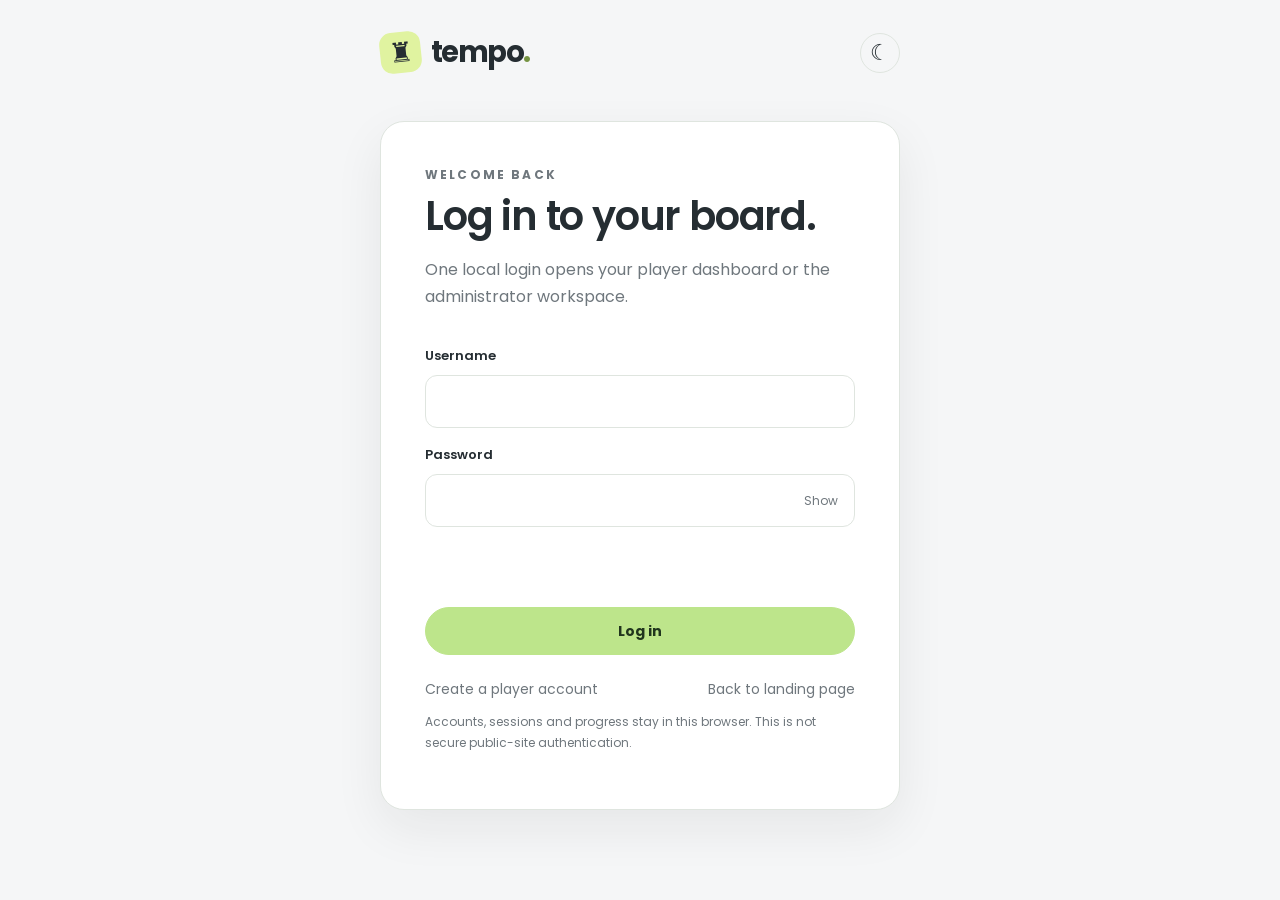
<file: openings.html>
<!doctype html>
<html lang="en">
  <head>
    <meta charset="UTF-8" />
    <meta name="viewport" content="width=device-width,initial-scale=1" />
    <title>Openings — Tempo</title>
    <link rel="icon" href="assets/favicon.svg" />
    <script src="js/helpers/theme.js"></script>
    <link rel="stylesheet" href="css/styles.css" />
    <link rel="stylesheet" href="css/site.css" />
    <link rel="stylesheet" href="css/learning.css" />
    <script src="js/helpers/auth.js" defer></script>
    <script src="js/helpers/profile.js" defer></script>
    <script src="js/core/engine.js" defer></script>
    <script src="js/helpers/game-data.js" defer></script>
    <script src="js/helpers/study-board.js" defer></script>
    <script src="js/helpers/sound.js" defer></script>
    <script src="js/helpers/select-menu.js" defer></script>
    <script src="js/data/opening-data.js" defer></script>
    <script src="js/openings.js" defer></script>
    <link rel="stylesheet" href="css/study-tools.css" />
    <script src="js/helpers/preferences.js" defer></script>
  </head>
  <body class="checking-profile" data-profile-required="true">
    <aside class="app-rail">
      <a href="index.html" class="brand" aria-label="Tempo home"
        ><span class="brand-mark" aria-hidden="true">♜</span>tempo<span
          class="brand-period"
          >.</span
        ></a
      >
      <div>
        <p class="rail-label">YOUR CHESS SPACE</p>
        <nav class="rail-nav" aria-label="Main navigation">
          <a href="index.html" data-nav="home"
            ><span class="nav-symbol" aria-hidden="true">⌂</span>Home</a
          ><a href="play.html?mode=local" data-nav="play"
            ><span class="nav-symbol" aria-hidden="true">♙</span>Play</a
          ><a href="play.html?view=puzzles" data-nav="puzzles"
            ><span class="nav-symbol" aria-hidden="true">◇</span>Puzzles</a
          ><a href="play.html?mode=bot"
            ><span class="nav-symbol" aria-hidden="true">♞</span>Play a bot</a
          ><a href="openings.html" data-nav="openings"
            ><span class="nav-symbol" aria-hidden="true">♗</span>Openings</a
          ><a href="notebook.html" data-nav="notebook"
            ><span class="nav-symbol" aria-hidden="true">▤</span>Notebook</a
          ><a href="lessons.html" data-nav="lessons"
            ><span class="nav-symbol" aria-hidden="true">♙</span>Learn</a
          ><a href="statistics.html" data-nav="statistics"
            ><span class="nav-symbol" aria-hidden="true">▥</span>Progress</a
          >
        </nav>
      </div>
      <div class="rail-bottom">
        <div class="rail-profile">
          <span class="avatar" data-avatar>T</span>
          <div>
            <strong data-display-name>Player</strong
            ><small data-account-username>@player</small>
          </div>
        </div>
        <button class="profile-switch" data-logout>
          Log out
        </button>
      </div>
    </aside>
    <div class="app-content">
      <header class="app-topbar">
        <a class="text-link" href="index.html">← Your chess space</a>
        <div class="topbar-right">
          <span data-username>Player</span
          ><button
            class="round-button"
            data-theme-toggle
            aria-label="Switch colour theme"
          >
            ☾
          </button>
        </div>
      </header>
      <main class="dashboard">
        <div class="dashboard-heading">
          <div>
            <div class="eyebrow">BEGIN WITH AN IDEA</div>
            <h1>Openings<span>.</span></h1>
            <p>See the moves. Understand the plan. Make it yours.</p>
          </div>
          <span class="quiet-badge" id="opening-progress">0 / 9 practiced</span>
        </div>
        <section aria-label="Opening library">
          <div id="opening-library" class="opening-library"></div>
        </section>
        <section
          class="study-workspace"
          id="opening-workspace"
          aria-labelledby="opening-title"
        >
          <div class="feature-card study-board-card">
            <div class="study-player-row">
              <strong id="opening-side">White to move</strong
              ><button class="utility-button" id="opening-flip">
                Flip board ↻
              </button>
            </div>
            <div id="opening-board"></div>
            <p class="study-feedback" id="opening-feedback" role="status">
              Explore the opening one move at a time.
            </p>
          </div>
          <aside class="feature-card lesson-panel">
            <div class="eyebrow" id="opening-group"></div>
            <h2 id="opening-title"></h2>
            <p id="opening-summary"></p>
            <div class="view-tabs" aria-label="Lesson mode">
              <button
                class="view-tab active"
                id="opening-learn"
                aria-pressed="true"
              >
                Learn</button
              ><button
                class="view-tab"
                id="opening-practice"
                aria-pressed="false"
              >
                Practice
              </button>
            </div>
            <div class="learning-filters">
              <div>
                <label class="field-label" for="opening-colour"
                  >Practice side</label
                ><select class="setup-select" id="opening-colour">
                  <option value="w">White</option>
                  <option value="b">Black</option>
                  <option value="both">Both sides</option>
                </select>
              </div>
            </div>
            <p class="lesson-note" id="opening-note" aria-live="polite"></p>
            <div
              id="opening-moves"
              class="study-moves"
              aria-label="Opening move list"
            ></div>
            <div class="replay-controls" id="opening-navigation">
              <button
                class="dialog-secondary"
                id="opening-first"
                aria-label="Starting position"
              >
                ↤</button
              ><button
                class="dialog-secondary"
                id="opening-prev"
                aria-label="Previous move"
              >
                ←</button
              ><button class="dialog-primary" id="opening-next">
                Next move →
              </button>
            </div>
            <div id="opening-play-panel" hidden>
              <h3>Put the idea into play.</h3>
              <p>Start a timed bot game after this complete opening line.</p>
              <div class="learning-filters">
                <div>
                  <label class="field-label" for="opening-play-color"
                    >Your pieces</label
                  ><select class="setup-select" id="opening-play-color">
                    <option value="w">White</option>
                    <option value="b">Black</option>
                  </select>
                </div>
                <div>
                  <label class="field-label" for="opening-play-level"
                    >Bot difficulty</label
                  ><select class="setup-select" id="opening-play-level">
                    <option value="easy">Easy</option>
                    <option value="medium" selected>Medium</option>
                    <option value="hard">Hard</option>
                  </select>
                </div>
                <div>
                  <label class="field-label" for="opening-play-time"
                    >Minutes per side</label
                  ><select class="setup-select" id="opening-play-time">
                    <option value="300">5 minutes</option>
                    <option value="600" selected>10 minutes</option>
                    <option value="1800">30 minutes</option>
                  </select>
                </div>
              </div>
              <button class="pill primary" id="opening-play">
                Play from here →
              </button>
            </div>
            <div class="lesson-actions">
              <button class="dialog-secondary" id="opening-hint" hidden>
                Show a hint</button
              ><button class="dialog-secondary" id="opening-restart">
                Start again
              </button>
            </div>
            <p class="home-note">
              One introductory line per opening. Other legal continuations are
              possible. Helped attempts count as practice.
            </p>
          </aside>
        </section>
      </main>
    </div>
  </body>
</html>
</file>
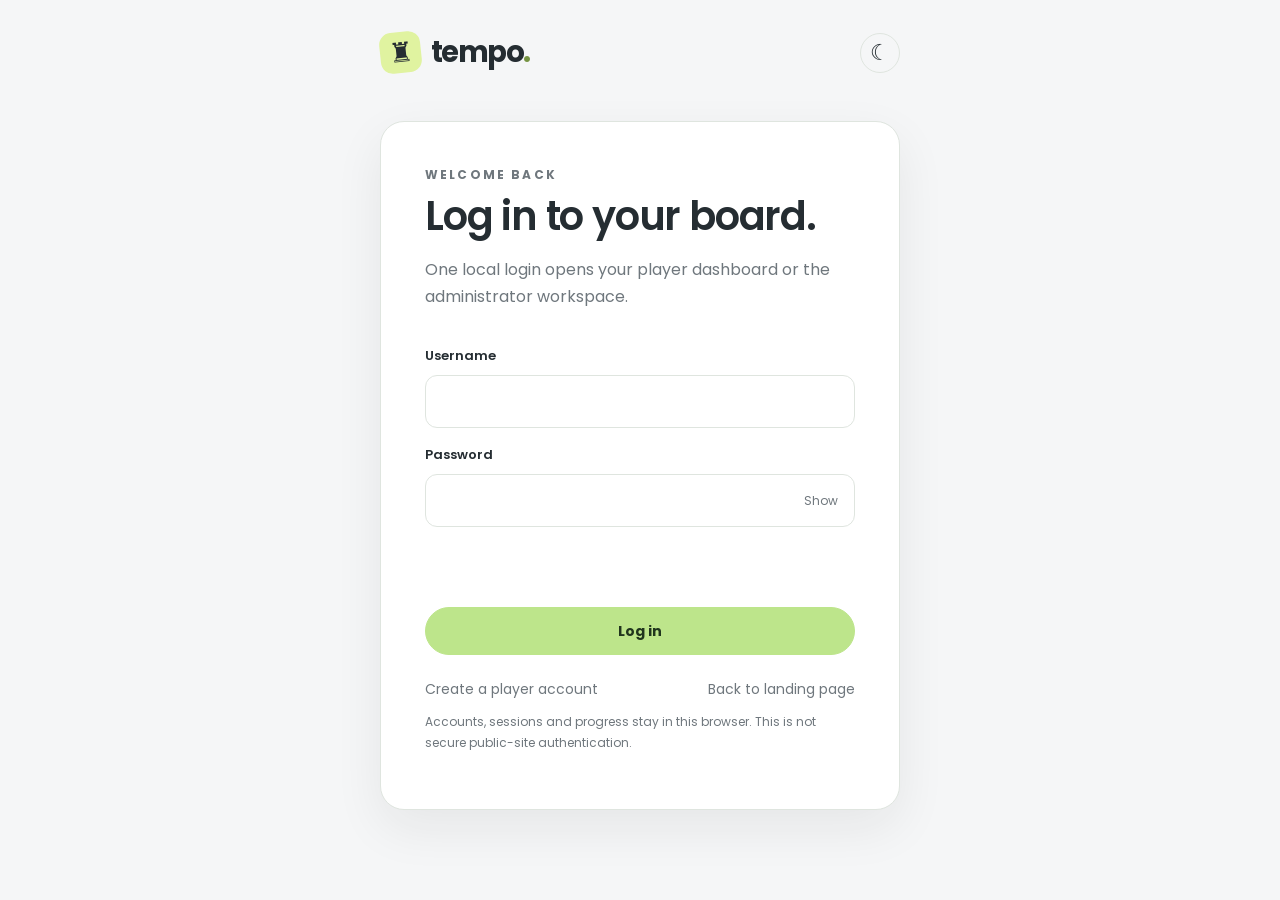
<file: play.html>
<!doctype html>
<html lang="en">
  <head>
    <meta charset="UTF-8" />
    <meta name="viewport" content="width=device-width, initial-scale=1" />
    <meta name="theme-color" content="#f5f6f7" />
    <meta
      name="description"
      content="Clean, animated chess with light and dark themes, a built-in computer opponent, local two-player play, and puzzles."
    />
    <title>Tempo — A little time for chess</title>
    <link rel="icon" type="image/svg+xml" href="assets/favicon.svg" />
    <script src="js/helpers/theme.js"></script>
    <link rel="stylesheet" href="css/styles.css" />
    <link rel="stylesheet" href="css/site.css" />
    <link rel="stylesheet" href="css/learning.css" />
    <script src="js/helpers/auth.js" defer></script>
    <script src="js/helpers/profile.js" defer></script>
    <script src="js/core/engine.js" defer></script>
    <script src="js/data/opening-data.js" defer></script>
    <script src="js/helpers/game-data.js" defer></script>
    <script src="js/core/bot.js" defer></script>

    <script src="js/helpers/sound.js" defer></script>
    <script src="js/helpers/select-menu.js" defer></script>
    <script src="js/app.js" defer></script>
    <script src="js/data/puzzle-data.js" defer></script>
    <script src="js/helpers/custom-puzzles.js" defer></script>
    <script src="js/helpers/notebook-data.js" defer></script>
    <script src="js/helpers/notebook-dialog.js" defer></script>
    <script src="js/helpers/study-board.js" defer></script>
    <script src="js/helpers/practice-data.js" defer></script>
    <script src="js/puzzles.js" defer></script>
    <link rel="stylesheet" href="css/study-tools.css" />
    <script src="js/helpers/preferences.js" defer></script>
  </head>
  <body class="game-page checking-profile" data-profile-required="true">
    <aside class="app-rail">
      <a href="index.html" class="brand" aria-label="Tempo home"
        ><span class="brand-mark" aria-hidden="true">♜</span>tempo<span
          class="brand-period"
          >.</span
        ></a
      >
      <div>
        <p class="rail-label">YOUR CHESS SPACE</p>
        <nav class="rail-nav" aria-label="Main navigation">
          <a href="index.html" data-nav="home"
            ><span class="nav-symbol" aria-hidden="true">⌂</span>Home</a
          ><a href="play.html?mode=local" data-nav="play"
            ><span class="nav-symbol" aria-hidden="true">♙</span>Play</a
          ><a href="play.html?view=puzzles" data-nav="puzzles"
            ><span class="nav-symbol" aria-hidden="true">◇</span>Puzzles</a
          ><a href="play.html?mode=bot"
            ><span class="nav-symbol" aria-hidden="true">♞</span>Play a bot</a
          ><a href="openings.html" data-nav="openings"
            ><span class="nav-symbol" aria-hidden="true">♗</span>Openings</a
          ><a href="notebook.html" data-nav="notebook"
            ><span class="nav-symbol" aria-hidden="true">▤</span>Notebook</a
          ><a href="lessons.html" data-nav="lessons"
            ><span class="nav-symbol" aria-hidden="true">♙</span>Learn</a
          ><a href="statistics.html" data-nav="statistics"
            ><span class="nav-symbol" aria-hidden="true">▥</span>Progress</a
          >
        </nav>
      </div>
      <div class="rail-bottom">
        <div class="rail-profile">
          <span class="avatar" data-avatar>T</span>
          <div>
            <strong data-display-name>Player</strong
            ><small data-account-username>@player</small>
          </div>
        </div>
        <button class="profile-switch" data-logout>
          Log out
        </button>
      </div>
    </aside>
    <div class="app-content">
      <svg
        class="icon-definitions"
        xmlns="http://www.w3.org/2000/svg"
        aria-hidden="true"
      >
        <symbol id="i-arrow" viewBox="0 0 24 24">
          <path d="M7 7h10v10M17 7 7 17" />
        </symbol>
        <symbol id="i-undo" viewBox="0 0 24 24">
          <path d="m8 4-5 5 5 5M3 9h11a6 6 0 0 1 0 12" />
        </symbol>
        <symbol id="i-flip" viewBox="0 0 24 24">
          <path d="M4 9V4h5M4 4l5 5m11 6v5h-5m5 0-5-5M14 4h6v6M4 14v6h6" />
        </symbol>
        <symbol id="i-volume" viewBox="0 0 24 24">
          <path
            d="m11 5-6 4H2v6h3l6 4V5Zm4 3a6 6 0 0 1 0 8m3-11a10 10 0 0 1 0 14"
          />
        </symbol>
        <symbol id="i-mute" viewBox="0 0 24 24">
          <path d="m11 5-6 4H2v6h3l6 4V5Zm5 4 5 6m0-6-5 6" />
        </symbol>
        <symbol id="i-help" viewBox="0 0 24 24">
          <circle cx="12" cy="12" r="9" />
          <path d="M9.2 9a3 3 0 0 1 5.8 1c0 2-3 2-3 4m0 3h.01" />
        </symbol>
        <symbol id="i-close" viewBox="0 0 24 24">
          <path d="m6 6 12 12M18 6 6 18" />
        </symbol>
        <symbol id="i-check" viewBox="0 0 24 24">
          <path d="m5 12 4 4L19 6" />
        </symbol>
        <symbol id="i-people" viewBox="0 0 24 24">
          <circle cx="9" cy="8" r="3" />
          <path
            d="M3 20v-2a6 6 0 0 1 12 0v2m1-15a3 3 0 0 1 0 6m3 9v-2a6 6 0 0 0-2-4"
          />
        </symbol>
        <symbol id="i-spark" viewBox="0 0 24 24">
          <path
            d="m12 3 2.3 6.7L21 12l-6.7 2.3L12 21l-2.3-6.7L3 12l6.7-2.3L12 3Z"
          />
        </symbol>
        <symbol id="i-flag" viewBox="0 0 24 24">
          <path d="M5 21V4m0 1c5-5 9 5 14 0v10c-5 5-9-5-14 0" />
        </symbol>
        <symbol id="i-draw" viewBox="0 0 24 24">
          <path d="M4 8h16M4 16h16" />
        </symbol>
        <symbol id="i-moon" viewBox="0 0 24 24">
          <path d="M20.8 13.2A9 9 0 0 1 10.8 3.1 9 9 0 1 0 20.8 13.2Z" />
        </symbol>
        <symbol id="i-sun" viewBox="0 0 24 24">
          <circle cx="12" cy="12" r="4" />
          <path
            d="M12 2v2m0 16v2M2 12h2m16 0h2M5 5l1.5 1.5m11 11L19 19M5 19l1.5-1.5m11-11L19 5"
          />
        </symbol>
        <symbol id="i-bot" viewBox="0 0 24 24">
          <rect x="4" y="6" width="16" height="14" rx="4" />
          <path d="M12 2v4M8 11v2m8-2v2m-8 4h8M1 11v4m22-4v4" />
        </symbol>
        <symbol id="i-globe" viewBox="0 0 24 24">
          <circle cx="12" cy="12" r="9" />
          <ellipse cx="12" cy="12" rx="4" ry="9" />
          <path d="M3 12h18" />
        </symbol>
        <symbol id="i-chevron" viewBox="0 0 24 24">
          <path d="m7 10 5 5 5-5" />
        </symbol>
        <symbol id="i-copy" viewBox="0 0 24 24">
          <rect x="8" y="8" width="12" height="12" rx="2" />
          <path d="M16 8V4H4v12h4" />
        </symbol>
      </svg>

      <div class="site-shell">
        <header class="site-header">
          <a href="index.html" class="brand" aria-label="Tempo home"
            ><span class="brand-mark" aria-hidden="true">♜</span>tempo<span
              class="brand-period"
              >.</span
            ></a
          >
          <nav class="view-tabs" role="tablist" aria-label="Section">
            <button
              class="view-tab active"
              id="tab-play"
              aria-controls="play-view"
              role="tab"
              aria-selected="true"
            >
              Play
            </button>
            <button
              class="view-tab"
              id="tab-puzzles"
              aria-controls="puzzle-view"
              role="tab"
              aria-selected="false"
            >
              Puzzles
            </button>
          </nav>
          <span class="header-caption">A LITTLE TIME FOR CHESS</span>
          <div class="header-actions">
            <span class="topbar-name" data-username>Player</span
            ><button
              class="icon-button theme-button"
              id="theme-button"
              title="Switch to dark mode"
              aria-label="Switch to dark mode"
            >
              <svg class="icon"><use href="#i-moon" /></svg></button
            ><button
              class="icon-button help-button"
              id="help-button"
              title="How to play"
              aria-label="How to play"
            >
              <svg class="icon"><use href="#i-help" /></svg>
            </button>
          </div>
        </header>

        <main>
          <div id="play-view" role="tabpanel" aria-labelledby="tab-play">
            <div class="workspace-heading">
              <div>
                <div class="eyebrow">THE BOARD IS YOURS</div>
                <h1>Make your move<span>.</span></h1>
              </div>
              <button class="mode-pill" id="mode-button" aria-haspopup="dialog">
                <svg class="icon"><use href="#i-people" /></svg
                ><span id="mode-label">Local two-player</span
                ><svg class="icon"><use href="#i-chevron" /></svg>
              </button>
            </div>

            <div class="game-layout">
              <section class="board-column" aria-label="Chess game">
                <div class="player-row" id="top-player"></div>
                <div class="board-frame">
                  <div
                    class="rank-labels"
                    id="rank-labels"
                    aria-hidden="true"
                  ></div>
                  <div
                    class="board"
                    id="board"
                    role="grid"
                    aria-label="Chess board. Use arrow keys to navigate and Enter to select a piece or move."
                  >
                    <div class="square-layer" id="square-layer"></div>
                    <div
                      class="piece-layer"
                      id="piece-layer"
                      aria-hidden="true"
                    ></div>
                  </div>
                  <div
                    class="file-labels"
                    id="file-labels"
                    aria-hidden="true"
                  ></div>
                </div>
                <div class="player-row" id="bottom-player"></div>
                <div class="board-caption">
                  <span class="small-board-icon" aria-hidden="true">⌘</span
                  ><span>Click or drag a piece to move.</span
                  ><span class="caption-right" id="caption-right"
                    >10:00 per side</span
                  >
                </div>
              </section>

              <aside
                class="game-sidebar"
                aria-label="Game details and controls"
              >
                <section class="match-card">
                  <div class="status-section">
                    <div class="section-kicker">
                      <span id="play-kicker">IN PLAY</span>
                      <span class="live-dot" id="live-dot"></span
                      ><span class="turn-counter" id="turn-counter"
                        >TURN 01</span
                      >
                    </div>
                    <div class="status-line">
                      <span
                        class="turn-symbol"
                        id="turn-symbol"
                        aria-hidden="true"
                        >♔</span
                      >
                      <div>
                        <h2 id="game-status" aria-live="polite">
                          White to move
                        </h2>
                        <p id="game-detail">
                          Every game starts with a possibility.
                        </p>
                      </div>
                    </div>
                  </div>
                  <div class="history-header">
                    <h3>Move history</h3>
                    <span id="move-count">0 moves</span>
                  </div>
                  <div class="history-headings" aria-hidden="true">
                    <span>#</span><span>WHITE</span><span>BLACK</span>
                  </div>
                  <div class="history-scroll" id="history-scroll">
                    <div class="history-empty" id="history-empty">
                      <span class="empty-symbol" aria-hidden="true">♙</span>
                      <p>A fresh start.</p>
                      <span>Your moves will appear here.</span>
                    </div>
                    <ol
                      class="move-list"
                      id="move-list"
                      aria-label="Move history"
                    ></ol>
                  </div>
                  <div class="board-tools">
                    <button class="utility-button" id="undo-button" disabled>
                      <svg class="icon"><use href="#i-undo" /></svg>Undo</button
                    ><span></span
                    ><button class="utility-button" id="flip-button">
                      <svg class="icon"><use href="#i-flip" /></svg>Flip board
                    </button>
                  </div>
                </section>

                <button class="new-game-button" id="new-game-button">
                  New game<svg class="icon"><use href="#i-arrow" /></svg>
                </button>

                <p class="home-note" id="game-save-status" role="status">
                  Moves are saved on this browser.
                </p>
                <div class="preferences">
                  <label class="preference-row" for="hints-toggle"
                    ><span
                      ><span class="preference-title">Show legal moves</span
                      ><span class="preference-detail"
                        >A little help along the way</span
                      ></span
                    ><input
                      class="switch"
                      id="hints-toggle"
                      type="checkbox"
                      role="switch"
                      checked
                  /></label>
                  <div class="preference-row sound-row">
                    <span class="preference-title"
                      ><svg class="icon"><use href="#i-volume" /></svg>Wooden
                      board sound</span
                    ><button
                      class="sound-toggle"
                      id="sound-button"
                      data-sound-toggle
                      aria-label="Wooden board sound"
                      aria-pressed="false"
                    >
                      Off
                    </button>
                  </div>
                </div>

                <div class="end-game-actions">
                  <button id="draw-button">
                    <svg class="icon"><use href="#i-draw" /></svg>Agree draw</button
                  ><button id="resign-button">
                    <svg class="icon"><use href="#i-flag" /></svg>Resign
                  </button>
                </div>
              </aside>
            </div>
          </div>

          <div
            id="puzzle-view"
            role="tabpanel"
            aria-labelledby="tab-puzzles"
            hidden
          >
            <div class="workspace-heading">
              <div>
                <div class="eyebrow">SHARPEN YOUR EYE</div>
                <h1>Solve the position<span>.</span></h1>
              </div>
            </div>
            <div class="game-layout">
              <section class="board-column" aria-label="Puzzle board">
                <div id="puzzle-study-board"></div>
                <div class="board-caption">
                  <span class="small-board-icon" aria-hidden="true">⌘</span
                  ><span id="puzzle-caption"
                    >Click, drag, or use your keyboard.</span
                  ><span
                    class="caption-right"
                    id="puzzle-feedback"
                    role="status"
                    aria-live="polite"
                  ></span>
                </div>
              </section>

              <aside class="game-sidebar" aria-label="Puzzle details">
                <section class="match-card">
                  <div class="status-section">
                    <div class="section-kicker">
                      <span id="puzzle-counter">PUZZLE 1 OF 8</span>
                      <span class="puzzle-rating" id="puzzle-rating">600</span>
                    </div>
                    <div class="status-line">
                      <span class="turn-symbol" aria-hidden="true">♞</span>
                      <div>
                        <h2 id="puzzle-status">Find the best move</h2>
                        <p id="puzzle-detail">White to move.</p>
                      </div>
                    </div>
                  </div>
                  <div class="puzzle-theme-tag" id="puzzle-theme">
                    Back-rank mate
                  </div>
                  <div class="puzzle-session-info" id="puzzle-progress">
                    One position. One good idea.
                  </div>
                </section>

                <div id="puzzle-promotion-field" hidden>
                  <label for="puzzle-promotion">Promote to</label
                  ><select class="setup-select" id="puzzle-promotion">
                    <option value="q">Queen</option>
                    <option value="r">Rook</option>
                    <option value="b">Bishop</option>
                    <option value="n">Knight</option>
                  </select>
                </div>
                <p id="puzzle-save-warning" role="status"></p>
                <div
                  class="study-moves"
                  id="puzzle-line"
                  aria-label="Played solution moves"
                ></div>
                <button class="utility-button" id="puzzle-save-note">
                  Save position to notebook
                </button>
                <section
                  class="lesson-explanation"
                  id="puzzle-explanation"
                  hidden
                >
                  <div class="eyebrow">WHY IT WORKS</div>
                  <p id="puzzle-why"></p>
                </section>
                <div class="puzzle-actions">
                  <button class="utility-button" id="puzzle-hint-button">
                    <svg class="icon"><use href="#i-help" /></svg>Hint
                  </button>
                  <button class="utility-button" id="puzzle-flip-button">
                    <svg class="icon"><use href="#i-flip" /></svg>Flip
                  </button>
                </div>

                <button
                  class="new-game-button"
                  id="puzzle-next-button"
                  disabled
                >
                  Next puzzle<svg class="icon"><use href="#i-arrow" /></svg>
                </button>
                <div class="puzzle-secondary-row">
                  <button class="dialog-secondary" id="puzzle-solution-button">
                    Show solution
                  </button>
                  <button class="dialog-secondary" id="puzzle-retry-button">
                    Retry
                  </button>
                </div>
                <div class="preference-row sound-row puzzle-sound-row">
                  <span class="preference-title"
                    ><svg class="icon"><use href="#i-volume" /></svg>Wooden
                    board sound</span
                  ><button
                    class="sound-toggle"
                    id="puzzle-sound-button"
                    data-sound-toggle
                    aria-label="Wooden board sound"
                    aria-pressed="false"
                  >
                    Off
                  </button>
                </div>
              </aside>
            </div>
            <section
              class="puzzle-collection feature-card"
              aria-labelledby="puzzle-library-title"
            >
              <div class="eyebrow">A LITTLE MORE TO DISCOVER</div>
              <h2 id="puzzle-library-title">Your puzzle collection</h2>
              <p>
                Four collections. Thirty ideas, including six multi-move
                combinations. Completed puzzles stay here for another look.
              </p>
              <div class="learning-filters" id="puzzle-filters">
                <div>
                  <label class="field-label" for="puzzle-category">Theme</label
                  ><select class="setup-select" id="puzzle-category">
                    <option value="">All themes</option>
                    <option>Mate</option>
                    <option>Fork</option>
                    <option>Material</option>
                    <option>Defence</option>
                  </select>
                </div>
                <div>
                  <label class="field-label" for="puzzle-difficulty"
                    >Difficulty</label
                  ><select class="setup-select" id="puzzle-difficulty">
                    <option value="">All levels</option>
                    <option>Beginner</option>
                    <option>Intermediate</option>
                    <option>Advanced</option>
                  </select>
                </div>
                <div>
                  <label class="field-label" for="puzzle-filter">Progress</label
                  ><select class="setup-select" id="puzzle-filter">
                    <option value="all">All puzzles</option>
                    <option value="custom">Custom puzzles</option>
                    <option value="new">New</option>
                    <option value="review">Practice mistakes</option>
                    <option value="multi">Multi-move</option>
                    <option value="solved">Solved unaided</option>
                    <option value="practiced">Practiced with help</option>
                  </select>
                </div>
              </div>
              <p id="puzzle-library-note" role="status"></p>
              <div id="puzzle-library" class="puzzle-library"></div>
            </section>
          </div>
        </main>
        <footer class="site-footer">
          <span>LOCAL CHESS · UNRATED</span
          ><button id="rules-button">
            The essentials<svg class="icon"><use href="#i-arrow" /></svg>
          </button>
        </footer>
      </div>

      <dialog
        id="game-dialog"
        class="game-dialog"
        aria-labelledby="dialog-title"
      >
        <button
          class="dialog-close icon-button"
          id="dialog-close"
          aria-label="Close dialog"
        >
          <svg class="icon"><use href="#i-close" /></svg>
        </button>
        <div id="dialog-content"></div>
      </dialog>
      <div class="toast" id="toast" role="status"></div>
    </div>
  </body>
</html>
</file>
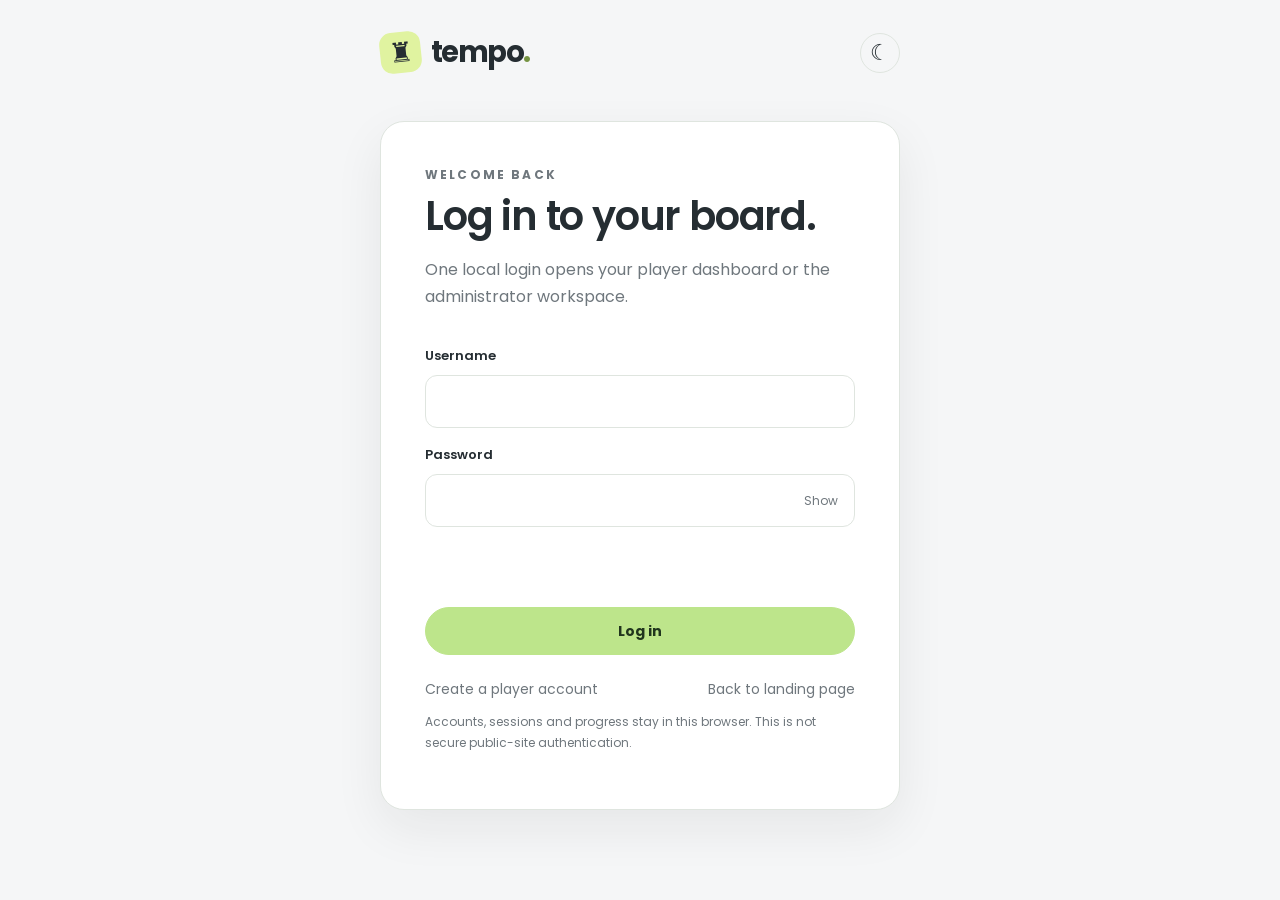
<file: replay.html>
<!doctype html>
<html lang="en">
  <head>
    <meta charset="UTF-8" />
    <meta name="viewport" content="width=device-width,initial-scale=1" />
    <title>Game replay — Tempo</title>
    <link rel="icon" href="assets/favicon.svg" />
    <script src="js/helpers/theme.js"></script>
    <link rel="stylesheet" href="css/styles.css" />
    <link rel="stylesheet" href="css/site.css" />
    <link rel="stylesheet" href="css/learning.css" />
    <script src="js/helpers/auth.js" defer></script>
    <script src="js/helpers/profile.js" defer></script>
    <script src="js/core/engine.js" defer></script>
    <script src="js/data/opening-data.js" defer></script>
    <script src="js/helpers/game-data.js" defer></script>
    <script src="js/helpers/study-board.js" defer></script>
    <script src="js/helpers/sound.js" defer></script>
    <script src="js/helpers/select-menu.js" defer></script>
    <script src="js/helpers/notebook-data.js" defer></script>
    <script src="js/helpers/notebook-dialog.js" defer></script>
    <script src="js/replay.js" defer></script>
    <link rel="stylesheet" href="css/study-tools.css" />
    <script src="js/helpers/preferences.js" defer></script>
  </head>
  <body class="checking-profile" data-profile-required="true">
    <aside class="app-rail">
      <a href="index.html" class="brand" aria-label="Tempo home"
        ><span class="brand-mark" aria-hidden="true">♜</span>tempo<span
          class="brand-period"
          >.</span
        ></a
      >
      <div>
        <p class="rail-label">YOUR CHESS SPACE</p>
        <nav class="rail-nav" aria-label="Main navigation">
          <a href="index.html" data-nav="home"
            ><span class="nav-symbol" aria-hidden="true">⌂</span>Home</a
          ><a href="play.html?mode=local" data-nav="play"
            ><span class="nav-symbol" aria-hidden="true">♙</span>Play</a
          ><a href="play.html?view=puzzles" data-nav="puzzles"
            ><span class="nav-symbol" aria-hidden="true">◇</span>Puzzles</a
          ><a href="play.html?mode=bot"
            ><span class="nav-symbol" aria-hidden="true">♞</span>Play a bot</a
          ><a href="openings.html" data-nav="openings"
            ><span class="nav-symbol" aria-hidden="true">♗</span>Openings</a
          ><a href="notebook.html" data-nav="notebook"
            ><span class="nav-symbol" aria-hidden="true">▤</span>Notebook</a
          ><a href="lessons.html" data-nav="lessons"
            ><span class="nav-symbol" aria-hidden="true">♙</span>Learn</a
          ><a href="statistics.html" data-nav="statistics"
            ><span class="nav-symbol" aria-hidden="true">▥</span>Progress</a
          >
        </nav>
      </div>
      <div class="rail-bottom">
        <div class="rail-profile">
          <span class="avatar" data-avatar>T</span>
          <div>
            <strong data-display-name>Player</strong
            ><small data-account-username>@player</small>
          </div>
        </div>
        <button class="profile-switch" data-logout>
          Log out
        </button>
      </div>
    </aside>
    <div class="app-content">
      <header class="app-topbar">
        <a class="text-link" href="index.html">← Your chess space</a>
        <div class="topbar-right">
          <span data-username>Player</span
          ><button
            class="round-button"
            data-theme-toggle
            aria-label="Switch colour theme"
          >
            ☾
          </button>
        </div>
      </header>
      <main class="dashboard">
        <div class="dashboard-heading">
          <div>
            <div class="eyebrow">A SECOND LOOK</div>
            <h1>Replay your game<span>.</span></h1>
            <p id="replay-summary">Choose a completed game from Home.</p>
          </div>
        </div>
        <p id="replay-error" role="status" hidden></p>
        <section class="study-workspace" id="replay-workspace" hidden>
          <div class="feature-card study-board-card">
            <div class="study-player-row">
              <strong id="replay-turn">Starting position</strong
              ><button class="utility-button" id="replay-flip">
                Flip board ↻
              </button>
            </div>
            <div id="replay-board"></div>
            <div class="replay-controls">
              <button
                class="dialog-secondary"
                id="replay-first"
                aria-label="Starting position"
              >
                ↤</button
              ><button
                class="dialog-secondary"
                id="replay-prev"
                aria-label="Previous move"
              >
                ←</button
              ><button class="dialog-primary" id="replay-auto">
                Play replay</button
              ><button
                class="dialog-secondary"
                id="replay-next"
                aria-label="Next move"
              >
                →</button
              ><button
                class="dialog-secondary"
                id="replay-last"
                aria-label="Final position"
              >
                ↦
              </button>
            </div>
            <p class="home-note" id="replay-position" role="status"></p>
          </div>
          <aside class="feature-card lesson-panel">
            <div class="eyebrow">MOVE BY MOVE</div>
            <h2>The story of the game</h2>
            <p>
              Choose any move to revisit that position. This replay does not
              affect a live game or your results.
            </p>
            <button class="pill secondary" id="replay-save-note">
              Save position to notebook
            </button>
            <div
              id="replay-moves"
              class="study-moves"
              aria-label="Game moves"
            ></div>
          </aside>
        </section>
      </main>
    </div>
  </body>
</html>
</file>
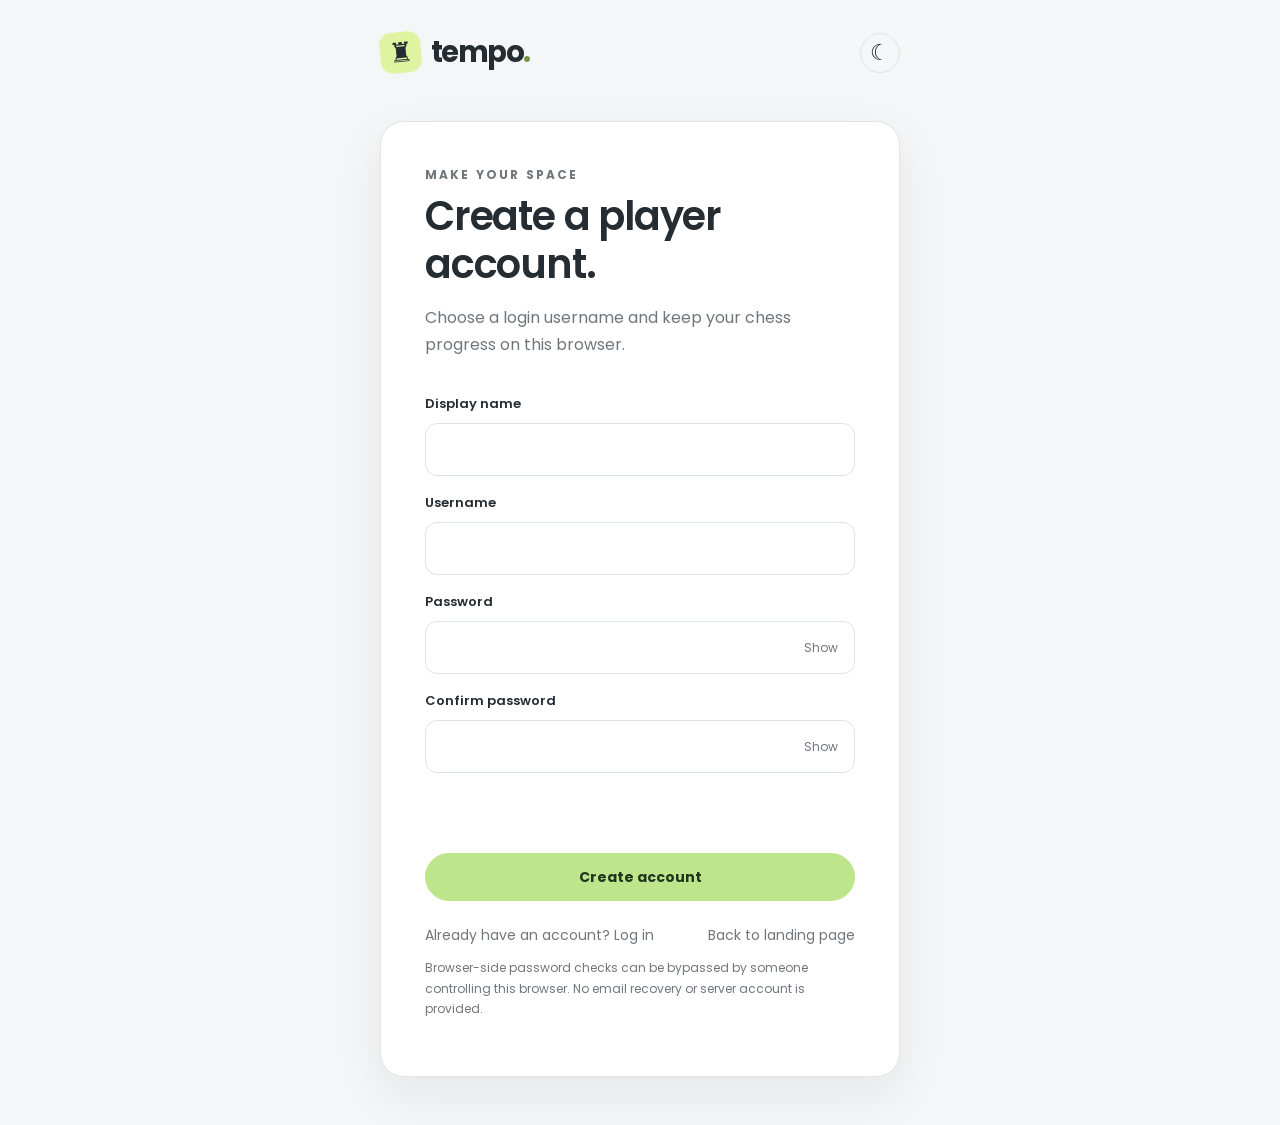
<file: signup.html>
<!doctype html>
<html lang="en">
<head>
  <meta charset="UTF-8"><meta name="viewport" content="width=device-width,initial-scale=1">
  <title>Sign up — TempoChess</title>
  <link rel="icon" type="image/svg+xml" href="assets/favicon.svg">
  <script src="js/helpers/theme.js"></script>
  <link rel="stylesheet" href="css/styles.css"><link rel="stylesheet" href="css/site.css"><link rel="stylesheet" href="css/auth.css">
  <script src="js/helpers/auth.js" defer></script><script src="js/auth.js" defer></script>
</head>
<body class="auth-page">
  <main class="auth-shell">
    <header class="auth-header"><a href="landing.html" class="brand"><span class="brand-mark" aria-hidden="true">♜</span>tempo<span class="brand-period">.</span></a><button class="round-button" data-theme-toggle aria-label="Switch color theme">☾</button></header>
    <section class="auth-card" aria-labelledby="signup-title">
      <div class="eyebrow">MAKE YOUR SPACE</div><h1 id="signup-title">Create a player account.</h1><p>Choose a login username and keep your chess progress on this browser.</p>
      <form id="signup-form" class="auth-form">
        <label for="signup-display">Display name</label><input class="auth-input" id="signup-display" name="displayName" required maxlength="80" autocomplete="name">
        <label for="signup-username">Username</label><input class="auth-input" id="signup-username" name="username" required minlength="3" maxlength="24" pattern="[A-Za-z0-9_-]{3,24}" autocomplete="username">
        <label for="signup-password">Password</label><div class="auth-input-wrap"><input class="auth-input" id="signup-password" name="password" type="password" required minlength="8" maxlength="128" autocomplete="new-password"><button class="password-toggle" type="button" data-password-toggle="signup-password">Show</button></div>
        <label for="signup-confirm">Confirm password</label><div class="auth-input-wrap"><input class="auth-input" id="signup-confirm" name="confirm" type="password" required minlength="8" maxlength="128" autocomplete="new-password"><button class="password-toggle" type="button" data-password-toggle="signup-confirm">Show</button></div>
        <div id="migration-field" class="auth-migration" hidden><label for="migration-profile">Link an older local profile (optional)</label><select id="migration-profile" class="auth-input"><option value="">Start fresh</option></select><p class="auth-note">Older profiles had no passwords, so the browser cannot verify their original owner. Linking preserves that profile’s ID and progress and can only happen once.</p></div>
        <p id="signup-error" class="auth-error" role="alert" aria-live="polite"></p><button class="pill primary auth-submit" type="submit">Create account</button>
      </form>
      <div class="auth-links"><a class="text-link" href="login.html">Already have an account? Log in</a><a class="text-link" href="landing.html">Back to landing page</a></div>
      <p class="auth-note">Browser-side password checks can be bypassed by someone controlling this browser. No email recovery or server account is provided.</p>
    </section>
  </main>
</body>
</html>
</file>
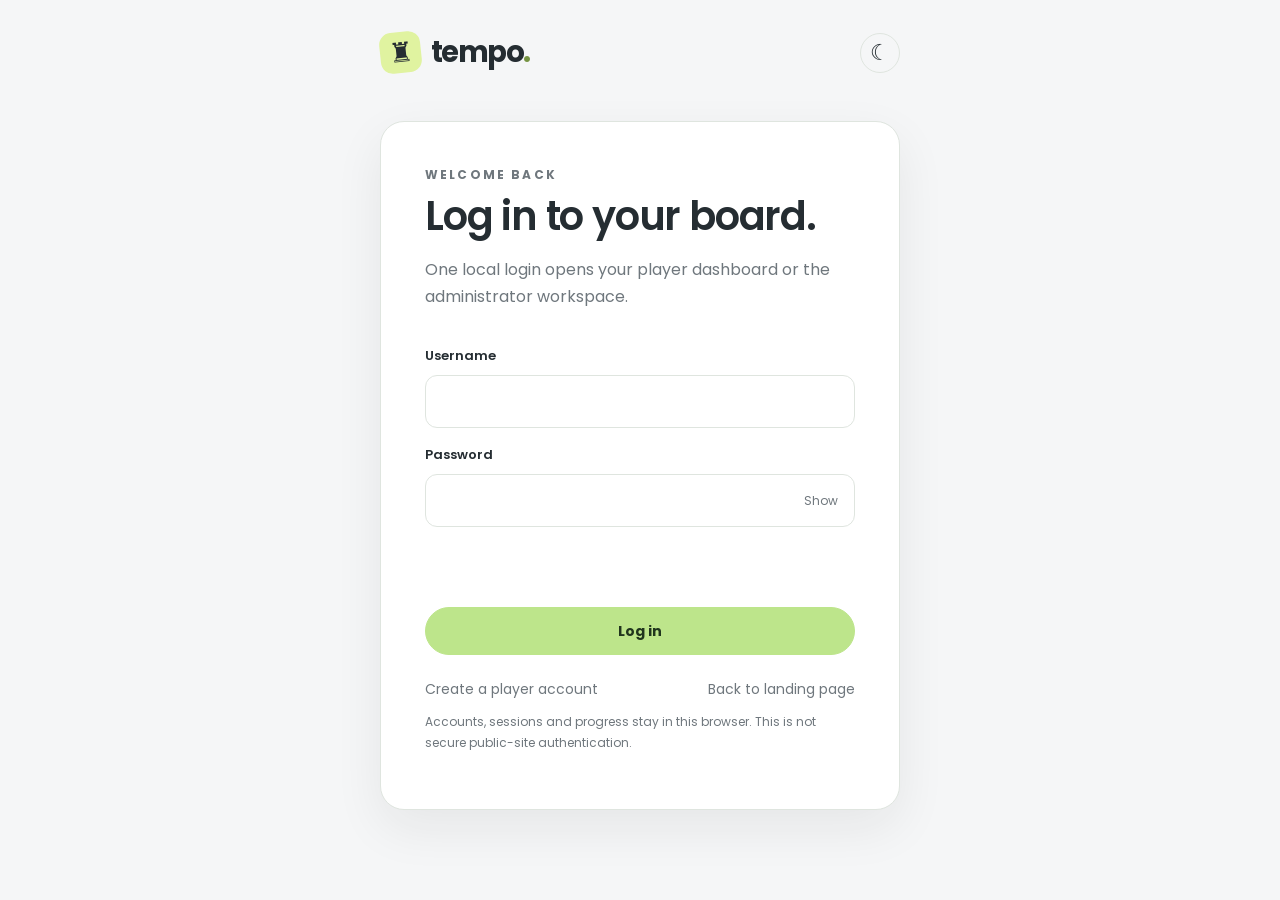
<file: statistics.html>
<!doctype html>
<html lang="en">
  <head>
    <meta charset="UTF-8" />
    <meta name="viewport" content="width=device-width,initial-scale=1" />
    <title>Practice progress — Tempo</title>
    <link rel="icon" href="assets/favicon.svg" />
    <script src="js/helpers/theme.js"></script>
    <link rel="stylesheet" href="css/styles.css" />
    <link rel="stylesheet" href="css/site.css" />
    <link rel="stylesheet" href="css/learning.css" />
    <script src="js/helpers/auth.js" defer></script>
    <script src="js/helpers/profile.js" defer></script>
    <script src="js/core/engine.js" defer></script>
    <script src="js/helpers/game-data.js" defer></script>
    <script src="js/helpers/study-board.js" defer></script>
    <script src="js/helpers/sound.js" defer></script>
    <script src="js/helpers/select-menu.js" defer></script>
    <script src="js/helpers/notebook-data.js" defer></script>
    <script src="js/helpers/notebook-dialog.js" defer></script>
    <script src="js/data/puzzle-data.js" defer></script>
    <script src="js/helpers/custom-puzzles.js" defer></script>
    <script src="js/helpers/practice-data.js" defer></script>
    <script src="js/statistics.js" defer></script>
    <link rel="stylesheet" href="css/study-tools.css" />
    <script src="js/helpers/preferences.js" defer></script>
  </head>
  <body class="checking-profile" data-profile-required="true">
    <aside class="app-rail">
      <a href="index.html" class="brand" aria-label="Tempo home"
        ><span class="brand-mark" aria-hidden="true">♜</span>tempo<span
          class="brand-period"
          >.</span
        ></a
      >
      <div>
        <p class="rail-label">YOUR CHESS SPACE</p>
        <nav class="rail-nav" aria-label="Main navigation">
          <a href="index.html" data-nav="home"
            ><span class="nav-symbol" aria-hidden="true">⌂</span>Home</a
          ><a href="play.html?mode=local" data-nav="play"
            ><span class="nav-symbol" aria-hidden="true">♙</span>Play</a
          ><a href="play.html?view=puzzles" data-nav="puzzles"
            ><span class="nav-symbol" aria-hidden="true">◇</span>Puzzles</a
          ><a href="play.html?mode=bot"
            ><span class="nav-symbol" aria-hidden="true">♞</span>Play a bot</a
          ><a href="openings.html" data-nav="openings"
            ><span class="nav-symbol" aria-hidden="true">♗</span>Openings</a
          ><a href="notebook.html" data-nav="notebook"
            ><span class="nav-symbol" aria-hidden="true">▤</span>Notebook</a
          ><a href="lessons.html" data-nav="lessons"
            ><span class="nav-symbol" aria-hidden="true">♙</span>Learn</a
          ><a href="statistics.html" data-nav="statistics"
            ><span class="nav-symbol" aria-hidden="true">▥</span>Progress</a
          >
        </nav>
      </div>
      <div class="rail-bottom">
        <div class="rail-profile">
          <span class="avatar" data-avatar>T</span>
          <div>
            <strong data-display-name>Player</strong
            ><small data-account-username>@player</small>
          </div>
        </div>
        <button class="profile-switch" data-logout>
          Log out
        </button>
      </div>
    </aside>
    <div class="app-content">
      <header class="app-topbar">
        <a class="text-link" href="index.html">← Your chess space</a>
        <div class="topbar-right">
          <span data-username>Player</span
          ><button
            class="round-button"
            data-theme-toggle
            aria-label="Switch colour theme"
          >
            ☾
          </button>
        </div>
      </header>
      <main class="dashboard">
        <div class="dashboard-heading">
          <div>
            <div class="eyebrow">SEE WHAT IS GETTING EASIER</div>
            <h1>Your practice<span>.</span></h1>
            <p>Real attempts. Useful patterns.</p>
          </div>
          <a class="pill primary" href="play.html?view=puzzles&amp;review=1"
            >Practice mistakes →</a
          >
        </div>
        <div class="metric-grid" id="practice-metrics"></div>
        <section class="feature-card">
          <h2>By puzzle theme</h2>
          <div class="table-scroll">
            <table class="practice-table">
              <thead>
                <tr>
                  <th scope="col">Theme</th>
                  <th scope="col">Attempts</th>
                  <th scope="col">Clean successes</th>
                  <th scope="col">First-attempt success</th>
                  <th scope="col">Hints</th>
                </tr>
              </thead>
              <tbody id="practice-themes"></tbody>
            </table>
          </div>
          <p id="practice-empty" class="home-note"></p>
        </section>
        <section class="feature-card review-section">
          <h2>Ready for another look</h2>
          <p>
            Incorrect attempts, hints and revealed solutions enter your review
            queue. Complete a fresh attempt without mistakes or help to clear
            it.
          </p>
          <div id="practice-review" class="puzzle-library"></div>
        </section>
        <p class="home-note">
          An attempt starts when you submit a legal answer, ask for a hint or
          reveal the solution. First-attempt success means completing that
          attempt with no incorrect answers or help. Merely opening a puzzle
          does not count. Incomplete attempts remain in the denominator.
          Historical completions are preserved, but their missing attempt
          details are not guessed.
        </p>
      </main>
    </div>
  </body>
</html>
</file>
<file: css/styles.css>
@font-face {
  font-family: Chess;
  src: url("../assets/chess.woff") format("woff");
  font-display: block;
}
:root {
  --page: #f5f6f7;
  --card: #fff;
  --ink: #252d32;
  --muted: #6f777d;
  --soft: #e7e9ea;
  --lime: #e0f3a0;
  --lime-strong: #cbe881;
  --light-square: #e4eae4;
  --dark-square: #718d89;
  --radius: 18px;
  --ease: cubic-bezier(0.22, 1, 0.36, 1);
  font-family: Poppins, sans-serif;
  font-size: 16px;
  color: var(--ink);
  background: var(--page);
  font-synthesis: none;
  -webkit-font-smoothing: antialiased;
}
* {
  box-sizing: border-box;
}
body {
  margin: 0;
}
button,
input,
a {
  -webkit-tap-highlight-color: transparent;
}
button {
  font: inherit;
  color: inherit;
  cursor: pointer;
}
button:disabled {
  cursor: default;
  opacity: 0.35;
}
button,
a,
input {
  outline-offset: 5px;
}
button:focus-visible,
a:focus-visible,
input:focus-visible {
  outline: 2px solid #436959;
}
button {
  border: 0;
  background: none;
}
button,
a {
  touch-action: manipulation;
}
button:not(.square) {
  transition:
    background 0.2s,
    color 0.2s,
    transform 0.2s var(--ease),
    box-shadow 0.2s;
}
button:not(:disabled):active {
  transform: translateY(1px);
}
.icon {
  width: 20px;
  height: 20px;
  fill: none;
  stroke: currentColor;
  stroke-width: 1.65;
  stroke-linecap: round;
  stroke-linejoin: round;
  flex-shrink: 0;
}
.icon-definitions {
  position: absolute;
  width: 0;
  height: 0;
  overflow: hidden;
}
.site-shell {
  max-width: 1184px;
  margin: auto;
  padding: 0 48px;
}
.site-header {
  height: 101px;
  display: flex;
  align-items: center;
  border-bottom: 1px solid #e1e4e6;
  gap: 30px;
}
.brand {
  display: inline-flex;
  align-items: center;
  text-decoration: none;
  color: var(--ink);
  font-size: 29px;
  font-weight: 700;
  letter-spacing: -1.6px;
  line-height: 1;
}
.brand-mark {
  font-family: Chess, "Segoe UI Symbol", serif;
  font-size: 27px;
  font-weight: 400;
  letter-spacing: 0;
  width: 41px;
  height: 41px;
  display: grid;
  place-items: center;
  background: var(--lime);
  border-radius: 12px;
  margin-right: 10px;
  transform: rotate(-6deg);
}
.brand-period {
  color: #769443;
}
.header-caption {
  font-size: 12px;
  letter-spacing: 2.1px;
  color: var(--muted);
  margin-left: 6px;
  font-weight: 600;
}
.help-button {
  margin-left: auto;
}
.icon-button {
  display: grid;
  place-items: center;
  width: 38px;
  height: 38px;
  border-radius: 50%;
  color: #687177;
}
.icon-button:hover {
  background: #e8ebed;
  color: var(--ink);
}
.workspace-heading {
  display: flex;
  justify-content: space-between;
  align-items: center;
  gap: 24px;
  margin: 37px 0 28px;
}
.eyebrow {
  font-size: 12px;
  letter-spacing: 2.15px;
  font-weight: 650;
  color: var(--muted);
  margin-bottom: 8px;
}
h1 {
  font-size: 32px;
  line-height: 1.2;
  letter-spacing: -1.3px;
  font-weight: 550;
  margin: 0;
}
h1 > span {
  color: #809951;
}
.mode-pill {
  display: flex;
  align-items: center;
  gap: 8px;
  font-size: 12px;
  font-weight: 500;
  white-space: nowrap;
  background: #fff;
  border: 1px solid #e3e6e7;
  border-radius: 40px;
  padding: 10px 13px;
  color: #59636a;
}
.mode-pill .icon {
  width: 16px;
  height: 16px;
}
.pill-divider {
  width: 1px;
  height: 12px;
  background: #dfe3e5;
  margin: 0 2px;
}
.casual-label {
  color: #818a8e;
}
.game-layout {
  display: grid;
  grid-template-columns: minmax(0, 650px) minmax(270px, 304px);
  gap: 44px;
  align-items: start;
}
.board-column {
  min-width: 0;
}
.player-row {
  display: flex;
  align-items: center;
  min-height: 66px;
  gap: 12px;
  padding: 0 0 15px 24px;
}
.player-row:last-of-type {
  padding: 14px 0 0 24px;
}
.player-avatar {
  width: 39px;
  height: 39px;
  display: grid;
  place-items: center;
  border-radius: 11px;
  background: #e9ecee;
  border: 1px solid #dde1e2;
  font-family: Chess, "Segoe UI Symbol", serif;
  font-size: 28px;
  line-height: 1;
}
.player-avatar.is-white {
  background: #fff;
  color: #37403d;
}
.player-avatar.is-black {
  background: #343e3f;
  color: #f1f2e9;
  border-color: #343e3f;
}
.player-name {
  font-size: 14px;
  font-weight: 600;
  display: flex;
  align-items: center;
  gap: 8px;
}
.player-description {
  font-size: 12px;
  color: #929a9e;
  margin-top: 4px;
}
.player-captures {
  display: flex;
  align-items: center;
  margin-left: 10px;
  flex: 1;
  min-width: 0;
  color: #55645e;
  font-size: 20px;
  font-family: Chess, serif;
  letter-spacing: -5px;
  overflow: hidden;
  padding-right: 7px;
}
.material-advantage {
  font:
    500 12px Poppins,
    sans-serif;
  letter-spacing: 0;
  margin-left: 10px;
  white-space: nowrap;
}
.player-badge {
  font-size: 12px;
  letter-spacing: 1px;
  padding: 6px 8px;
  border: 1px solid #c2d591;
  color: #5d7437;
  border-radius: 5px;
  margin-left: auto;
  white-space: nowrap;
}
.player-inactive {
  font-size: 12px;
  color: #8f989b;
  margin-left: auto;
}
.board-frame {
  position: relative;
  padding-left: 24px;
  padding-bottom: 24px;
}
.board {
  aspect-ratio: 1;
  position: relative;
  border-radius: 5px;
  overflow: hidden;
  isolation: isolate;
  box-shadow:
    0 14px 28px -18px #3b4c4a66,
    0 1px 2px #2c3b3a12;
  touch-action: none;
  user-select: none;
  -webkit-user-select: none;
  container-type: inline-size;
}
.square-layer {
  position: absolute;
  inset: 0;
  display: grid;
  grid-template-rows: repeat(8, 1fr);
}
.board-rank {
  display: grid;
  grid-template-columns: repeat(8, 1fr);
  min-height: 0;
}
.square {
  padding: 0;
  margin: 0;
  border-radius: 0;
  position: relative;
  min-width: 0;
  min-height: 0;
  display: block;
  outline-offset: -4px;
  background: var(--light-square);
  transition:
    background-color 0.22s,
    box-shadow 0.18s;
}
.square.dark {
  background: var(--dark-square);
}
.square::after {
  content: "";
  position: absolute;
  inset: 0;
  transition: background-color 0.2s;
  pointer-events: none;
}
.square:hover::after {
  background: #ffffff0c;
}
.square.last-move::after {
  background: #e2ee9450;
}
.square.selected::after {
  background: #d3ed9ea6;
  box-shadow: inset 0 0 0 2px #b0d37888;
}
.square.legal::before {
  content: "";
  position: absolute;
  z-index: 1;
  width: 23%;
  height: 23%;
  top: 38.5%;
  left: 38.5%;
  border-radius: 50%;
  background: #203b3933;
  animation: hint-in 0.18s var(--ease) both;
  pointer-events: none;
}
.square.legal.capture::before {
  width: auto;
  height: auto;
  inset: 5%;
  border: 5px solid #1d3a354b;
  background: transparent;
}
.square.check::after {
  background: radial-gradient(ellipse, #e86952c9, transparent 77%);
  animation: check-pulse 2.4s ease-in-out infinite;
}
.square.drop-target::after {
  box-shadow: inset 0 0 0 3px #ddf99b;
  background: #e1f49e55;
}
.square:focus-visible {
  outline: 3px solid #293d32;
  z-index: 4;
}
.piece-layer {
  position: absolute;
  inset: 0;
  pointer-events: none;
  z-index: 2;
}
.piece {
  width: 12.5%;
  height: 12.5%;
  position: absolute;
  top: 0;
  left: 0;
  display: grid;
  place-items: center;
  transition:
    transform 0.29s var(--ease),
    opacity 0.2s,
    filter 0.2s;
  will-change: transform;
  transform: translate(var(--x), var(--y));
  font-family: Chess, "Segoe UI Symbol", serif;
  font-size: 10.2cqw;
  font-weight: normal;
  line-height: 1;
  color: #273531;
  -webkit-text-stroke: 0.55px #182720;
  filter: drop-shadow(0 3px 1px #1e352a22);
}
.piece.white {
  color: #fcfdf8;
  -webkit-text-stroke: 1.05px #33453a;
  filter: drop-shadow(0 3px 1px #19392b26);
}
.piece.selected-piece {
  filter: drop-shadow(0 5px 3px #1e352a55);
  z-index: 5;
}
.piece.dragging {
  z-index: 20;
  transition: none;
  filter: drop-shadow(0 12px 4px #1c302a66);
  cursor: grabbing;
}
.piece.captured {
  opacity: 0;
  filter: blur(4px);
  transition:
    opacity 0.2s,
    filter 0.2s;
}
.piece.promoting {
  animation: promotion-in 0.35s var(--ease);
}
.rank-labels {
  position: absolute;
  top: 0;
  bottom: 24px;
  left: 0;
  width: 24px;
  display: grid;
  grid-template-rows: repeat(8, 1fr);
  font-size: 12px;
  color: #889393;
  font-weight: 500;
}
.rank-labels span {
  display: flex;
  align-items: center;
}
.file-labels {
  position: absolute;
  bottom: 0;
  left: 24px;
  right: 0;
  height: 24px;
  display: grid;
  grid-template-columns: repeat(8, 1fr);
  font-size: 12px;
  color: #889393;
  font-weight: 500;
}
.file-labels span {
  display: grid;
  place-items: end center;
  padding-bottom: 1px;
}
.board-caption {
  display: flex;
  align-items: center;
  gap: 7px;
  margin: 24px 0 0 24px;
  font-size: 12px;
  color: #899196;
}
.small-board-icon {
  font-size: 13px;
}
.caption-right {
  margin-left: auto;
  font-size: 12px;
  color: #90999d;
}
.game-sidebar {
  padding-top: 1px;
}
.match-card {
  background: var(--card);
  border: 1px solid #e0e5e5;
  border-radius: var(--radius);
  overflow: hidden;
  box-shadow: 0 4px 10px -8px #122e2920;
}
.status-section {
  padding: 22px 21px;
  border-bottom: 1px solid #e9eded;
}
.section-kicker {
  font-size: 12px;
  font-weight: 650;
  letter-spacing: 1.6px;
  display: flex;
  align-items: center;
  gap: 7px;
  color: #727f7a;
}
.live-dot {
  width: 5px;
  height: 5px;
  background: #88a858;
  border-radius: 50%;
}
.live-dot.ended {
  background: #9c8d77;
}
.turn-counter {
  margin-left: auto;
  font-size: 12px;
  letter-spacing: 1px;
  color: #97a09c;
}
.status-line {
  display: flex;
  align-items: center;
  gap: 12px;
  margin-top: 18px;
}
.turn-symbol {
  width: 44px;
  height: 46px;
  background: #eef3e7;
  border-radius: 12px;
  display: grid;
  place-items: center;
  font-family: Chess, "Segoe UI Symbol", serif;
  font-size: 30px;
  color: #536143;
  flex-shrink: 0;
}
.status-line h2 {
  font-size: 19px;
  font-weight: 600;
  line-height: 1.25;
  letter-spacing: -0.45px;
  margin: 0;
}
.status-line p {
  font-size: 12px;
  line-height: 1.7;
  color: #8a928e;
  margin: 5px 0 0;
  max-width: 184px;
}
.history-header {
  display: flex;
  justify-content: space-between;
  align-items: center;
  padding: 22px 21px 17px;
}
.history-header h3 {
  font-size: 12px;
  font-weight: 600;
  margin: 0;
}
.history-header > span {
  font-size: 12px;
  color: #8d9792;
  background: #f3f5f3;
  border-radius: 5px;
  padding: 4px 6px;
}
.history-headings {
  display: grid;
  grid-template-columns: 36px 1fr 1fr;
  padding: 0 22px 10px;
  color: #96a09a;
  font-size: 12px;
  letter-spacing: 1.3px;
  border-bottom: 1px solid #eef0ee;
}
.history-scroll {
  height: 233px;
  overflow-y: auto;
  scrollbar-width: thin;
  scrollbar-color: #d7dfd6 transparent;
  overscroll-behavior: contain;
}
.history-empty {
  height: 100%;
  display: flex;
  flex-direction: column;
  align-items: center;
  justify-content: center;
  color: #9aa39d;
  padding-bottom: 8px;
}
.empty-symbol {
  font-family: Chess, serif;
  font-size: 44px;
  color: #bac5b8;
  margin-bottom: 5px;
}
.history-empty p {
  font-size: 13px;
  margin: 4px 0 7px;
  color: #6e7b70;
  font-weight: 500;
}
.history-empty > span:last-child {
  font-size: 12px;
  color: #99a29b;
}
.history-empty[hidden] {
  display: none;
}
.move-list {
  list-style: none;
  margin: 0;
  padding: 8px 12px;
}
.move-list:empty {
  padding: 0;
}
.move-row {
  display: grid;
  grid-template-columns: 36px 1fr 1fr;
  align-items: center;
  font-size: 13px;
  min-height: 36px;
  border-radius: 5px;
  padding: 0 10px;
  animation: row-in 0.25s var(--ease);
}
.move-row:nth-child(even) {
  background: #f7f8f6;
}
.move-number {
  color: #9aa29b;
  font-size: 12px;
}
.move-notation {
  font-variant-numeric: tabular-nums;
  font-weight: 500;
  align-self: stretch;
  display: flex;
  align-items: center;
  border-radius: 4px;
  padding: 0 7px;
  margin: 3px 6px 3px -7px;
}
.move-notation.latest {
  background: #e8f3cf;
  color: #415b1f;
}
.board-tools {
  display: grid;
  grid-template-columns: 1fr 1px 1fr;
  gap: 10px;
  align-items: center;
  border-top: 1px solid #e9eded;
  padding: 14px 13px;
}
.board-tools > span {
  height: 17px;
  background: #e4e8e4;
}
.utility-button {
  display: flex;
  align-items: center;
  justify-content: center;
  gap: 7px;
  padding: 7px 0;
  border-radius: 6px;
  font-size: 12px;
  color: #68726d;
}
.utility-button .icon {
  width: 15px;
  height: 15px;
}
.utility-button:hover:not(:disabled) {
  background: #f0f4eb;
  color: #354c2a;
}
.new-game-button {
  background: var(--lime);
  border: 1px solid #d5e797;
  width: 100%;
  height: 48px;
  border-radius: 12px;
  margin-top: 15px;
  padding: 0 19px;
  display: flex;
  align-items: center;
  justify-content: space-between;
  font-size: 13px;
  font-weight: 600;
  box-shadow: 0 3px 0 #c4d39436;
}
.new-game-button:hover {
  background: var(--lime-strong);
  box-shadow: 0 5px 14px #9aaf5b2b;
  transform: translateY(-1px);
}
.new-game-button .icon {
  width: 17px;
  height: 17px;
}
.preferences {
  padding: 7px 3px 0;
}
.preference-row {
  display: flex;
  align-items: center;
  justify-content: space-between;
  padding: 17px 0;
  gap: 12px;
}
.preference-title {
  font-size: 12px;
  font-weight: 500;
  display: flex;
  align-items: center;
  gap: 8px;
}
.preference-detail {
  display: block;
  font-size: 12px;
  color: #97a099;
  margin-top: 5px;
}
.preference-row:first-child {
  border-bottom: 1px solid #e2e7e0;
}
.switch {
  appearance: none;
  -webkit-appearance: none;
  width: 31px;
  height: 18px;
  flex-shrink: 0;
  border-radius: 20px;
  background: #d1d8d0;
  position: relative;
  transition: background 0.2s;
  cursor: pointer;
  margin: 0;
}
.switch::before {
  content: "";
  position: absolute;
  top: 3px;
  left: 3px;
  width: 12px;
  height: 12px;
  background: white;
  border-radius: 50%;
  box-shadow: 0 1px 2px #0002;
  transition: transform 0.2s var(--ease);
}
.switch:checked {
  background: #66834e;
}
.switch:checked::before {
  transform: translateX(13px);
}
.sound-row {
  padding-top: 15px;
  padding-bottom: 12px;
  color: #808a82;
}
.sound-row .icon {
  width: 15px;
  height: 15px;
}
.sound-toggle {
  font-size: 12px;
  padding: 4px 8px;
  background: #e9ede6;
  border-radius: 5px;
  color: #7e8980;
}
.sound-toggle[aria-pressed="true"] {
  background: #e0efc8;
  color: #4f6638;
}
.end-game-actions {
  display: flex;
  justify-content: center;
  gap: 18px;
  margin-top: 10px;
}
.end-game-actions button {
  font-size: 12px;
  color: #8b958d;
  display: flex;
  align-items: center;
  gap: 5px;
  padding: 4px 0;
}
.end-game-actions button:hover:not(:disabled) {
  color: #334c31;
}
.end-game-actions .icon {
  width: 12px;
  height: 12px;
}
.sidebar-note {
  text-align: center;
  font-size: 12px;
  line-height: 1.8;
  color: #a0a7a1;
  margin: 22px 0 0;
}
.site-footer {
  display: flex;
  justify-content: space-between;
  align-items: center;
  margin: 41px 0 24px;
  padding-top: 20px;
  border-top: 1px solid #e2e6e4;
  font-size: 12px;
  letter-spacing: 1.5px;
  color: #8c9690;
}
.site-footer button {
  display: flex;
  gap: 5px;
  align-items: center;
  font-size: 12px;
  color: #748176;
  letter-spacing: 0;
}
.site-footer .icon {
  width: 13px;
  height: 13px;
}
.game-dialog {
  background: #fff;
  border: none;
  border-radius: 22px;
  box-shadow: 0 24px 100px #162a2240;
  max-width: min(440px, calc(100vw - 32px));
  width: 440px;
  padding: 38px;
  color: var(--ink);
  overflow: visible;
}
.game-dialog[open] {
  animation: dialog-in 0.27s var(--ease);
}
.game-dialog::backdrop {
  background: #15292066;
  backdrop-filter: blur(5px);
}
.dialog-close {
  position: absolute;
  right: 12px;
  top: 12px;
  width: 30px;
  height: 30px;
}
.dialog-close .icon {
  width: 17px;
  height: 17px;
}
.dialog-eyebrow {
  font-size: 12px;
  font-weight: 650;
  letter-spacing: 1.6px;
  color: #859574;
  margin-bottom: 12px;
}
.game-dialog h2 {
  font-size: 28px;
  letter-spacing: -0.8px;
  font-weight: 550;
  margin: 0 0 14px;
}
.game-dialog p {
  font-size: 14px;
  line-height: 1.75;
  color: #748076;
  margin: 0 0 18px;
}
.dialog-actions {
  display: flex;
  gap: 10px;
  margin-top: 23px;
}
.dialog-primary,
.dialog-secondary {
  padding: 13px 17px;
  border-radius: 10px;
  font-size: 13px;
  font-weight: 550;
}
.dialog-primary {
  background: var(--lime);
  flex: 1;
}
.dialog-primary:hover {
  background: var(--lime-strong);
}
.dialog-secondary {
  border: 1px solid #dce3d8;
  flex: 1;
}
.dialog-secondary:hover {
  background: #f2f5ef;
}
.promotion-options {
  display: grid;
  grid-template-columns: repeat(4, 1fr);
  gap: 8px;
  margin-top: 25px;
}
.promotion-option {
  border: 1px solid #dce5d6;
  border-radius: 12px;
  padding: 13px 0 10px;
  background: #f2f6ef;
}
.promotion-option:hover {
  background: var(--lime);
  transform: translateY(-3px);
}
.promotion-option .promotion-icon {
  font-family: Chess, serif;
  font-size: 42px;
  display: block;
  line-height: 1.15;
}
.promotion-option .promotion-label {
  font-size: 12px;
  color: #77836e;
  display: block;
  margin-top: 8px;
}
.rules-list {
  padding: 0;
  margin: 18px 0 0;
  list-style: none;
  display: grid;
  gap: 17px;
}
.rules-list li {
  font-size: 13px;
  line-height: 1.65;
  color: #7a847c;
  padding-left: 25px;
  position: relative;
}
.rules-list strong {
  color: #334834;
  font-weight: 600;
}
.rules-list li::before {
  content: "↳";
  position: absolute;
  left: 0;
  color: #719250;
}
.toast {
  position: fixed;
  bottom: 28px;
  left: 50%;
  transform: translate(-50%, 15px);
  opacity: 0;
  pointer-events: none;
  padding: 13px 19px;
  border-radius: 12px;
  background: #2a3c30;
  color: #f6faee;
  font-size: 13px;
  max-width: calc(100vw - 30px);
  box-shadow: 0 10px 30px #13231930;
  transition:
    transform 0.25s,
    opacity 0.25s;
  z-index: 50;
}
.toast.visible {
  transform: translate(-50%, 0);
  opacity: 1;
}
.result-icon {
  font-family: Chess, serif;
  font-size: 57px;
  color: #6a874b;
  background: #eef5e1;
  width: 86px;
  height: 86px;
  border-radius: 22px;
  display: grid;
  place-items: center;
  margin-bottom: 22px;
}
@keyframes hint-in {
  from {
    opacity: 0;
    scale: 0.5;
  }
  to {
    opacity: 1;
    scale: 1;
  }
}
@keyframes row-in {
  from {
    opacity: 0;
    translate: 0 6px;
  }
  to {
    opacity: 1;
    translate: 0 0;
  }
}
@keyframes dialog-in {
  from {
    opacity: 0;
    transform: translateY(15px) scale(0.98);
  }
  to {
    opacity: 1;
    transform: translateY(0) scale(1);
  }
}
@keyframes check-pulse {
  50% {
    opacity: 0.6;
  }
}
@keyframes promotion-in {
  0% {
    scale: 0.8;
    filter: brightness(1.7);
  }
  100% {
    scale: 1;
  }
}
@keyframes arrive {
  from {
    opacity: 0;
    translate: 0 10px;
  }
  to {
    opacity: 1;
    translate: 0 0;
  }
}
.board-column,
.game-sidebar {
  animation: arrive 0.65s var(--ease) both;
}
.game-sidebar {
  animation-delay: 0.09s;
}
@media (min-width: 1450px) {
  .site-shell {
    max-width: 1280px;
  }
  .game-layout {
    grid-template-columns: minmax(0, 680px) 320px;
    gap: 64px;
    justify-content: center;
  }
  .workspace-heading {
    margin-top: 44px;
  }
  .history-scroll {
    height: 280px;
  }
  .status-line h2 {
    font-size: 21px;
  }
}
@media (max-width: 1000px) {
  .site-shell {
    padding: 0 30px;
  }
  .game-layout {
    gap: 25px;
    grid-template-columns: minmax(0, 1fr) 265px;
  }
  .site-header {
    height: 84px;
  }
  .workspace-heading {
    margin-top: 29px;
  }
  .history-scroll {
    height: 180px;
  }
  .status-section {
    padding: 20px 17px;
  }
  .status-line {
    gap: 9px;
  }
  .status-line h2 {
    font-size: 18px;
  }
  .status-line p {
    font-size: 12px;
  }
  .turn-symbol {
    width: 37px;
    height: 41px;
    font-size: 27px;
  }
  .history-header {
    padding-left: 17px;
    padding-right: 17px;
  }
  .sidebar-note {
    display: none;
  }
  .caption-right {
    display: none;
  }
  .site-footer {
    margin-top: 32px;
  }
}
@media (max-width: 740px) {
  .site-shell {
    max-width: 580px;
    padding: 0 20px;
  }
  .site-header {
    height: 80px;
    gap: 15px;
  }
  .brand {
    font-size: 26px;
  }
  .brand-mark {
    width: 36px;
    height: 36px;
    font-size: 25px;
  }
  .header-caption {
    font-size: 12px;
    letter-spacing: 1.3px;
    margin-left: 0;
  }
  .workspace-heading {
    margin: 27px 0 20px;
    gap: 12px;
  }
  .eyebrow {
    font-size: 12px;
    letter-spacing: 1.7px;
  }
  h1 {
    font-size: 27px;
  }
  .mode-pill {
    font-size: 12px;
    gap: 5px;
    padding: 9px 10px;
  }
  .casual-label,
  .pill-divider {
    display: none;
  }
  .game-layout {
    grid-template-columns: minmax(0, 1fr);
    gap: 29px;
  }
  .player-row {
    min-height: 59px;
  }
  .player-row:last-of-type {
    min-height: 55px;
  }
  .player-avatar {
    width: 34px;
    height: 34px;
    font-size: 24px;
  }
  .board-caption {
    margin-top: 18px;
  }
  .caption-right {
    display: block;
  }
  .game-sidebar {
    display: grid;
    grid-template-columns: 1fr 1fr;
    gap: 0 18px;
  }
  .match-card {
    grid-column: 1/-1;
  }
  .status-section {
    padding: 18px 20px;
  }
  .section-kicker {
    font-size: 12px;
  }
  .status-line {
    margin-top: 13px;
  }
  .status-line h2 {
    font-size: 20px;
  }
  .status-line p {
    font-size: 12px;
    max-width: 100%;
  }
  .turn-symbol {
    height: 42px;
    width: 43px;
    font-size: 30px;
  }
  .history-scroll {
    height: 154px;
  }
  .history-empty {
    padding: 5px 0;
  }
  .empty-symbol {
    font-size: 33px;
  }
  .history-header {
    padding: 17px 20px 12px;
  }
  .history-headings {
    font-size: 12px;
    grid-template-columns: 40px 1fr 1fr;
  }
  .move-row {
    grid-template-columns: 40px 1fr 1fr;
  }
  .board-tools {
    padding: 9px 13px;
  }
  .utility-button {
    font-size: 12px;
  }
  .new-game-button {
    grid-column: 1/-1;
    margin-top: 14px;
  }
  .preferences {
    grid-column: 1/-1;
    display: grid;
    grid-template-columns: 1fr 1fr;
    gap: 20px;
  }
  .preference-row:first-child {
    border-bottom: none;
  }
  .sound-row {
    padding: 17px 0 17px 20px;
    border-left: 1px solid #dfe6dc;
  }
  .end-game-actions {
    grid-column: 1/-1;
    margin-top: 2px;
    gap: 28px;
  }
  .end-game-actions button {
    font-size: 12px;
  }
  .sidebar-note {
    display: none;
  }
  .site-footer {
    margin: 27px 0 20px;
    font-size: 12px;
    letter-spacing: 1px;
  }
  .site-footer button {
    font-size: 12px;
  }
  .game-dialog {
    padding: 33px 25px;
  }
  .player-captures {
    font-size: 18px;
    margin-left: 0;
    letter-spacing: -4px;
  }
}
@media (max-width: 400px) {
  .site-shell {
    padding: 0 13px;
  }
  .header-caption {
    font-size: 12px;
    letter-spacing: 1px;
  }
  .brand {
    font-size: 25px;
  }
  .workspace-heading {
    gap: 6px;
  }
  .mode-pill {
    font-size: 12px;
    padding: 8px;
  }
  .mode-pill .icon {
    width: 13px;
    height: 13px;
  }
  h1 {
    font-size: 25px;
  }
  .caption-right {
    display: none;
  }
  .player-badge {
    font-size: 12px;
    padding: 5px 6px;
  }
  .player-description {
    font-size: 12px;
  }
  .preference-detail {
    font-size: 12px;
  }
}
@media (prefers-reduced-motion: reduce) {
  *,
  *::before,
  *::after {
    animation-duration: 0.01ms !important;
    animation-iteration-count: 1 !important;
    transition-duration: 0.01ms !important;
    scroll-behavior: auto !important;
  }
}

/* Readable controls, compact play area, and short-viewport support. */
.utility-button,
.new-game-button,
.preference-title,
.history-header h3,
.player-name {
  font-size: 14px;
}
.move-row {
  font-size: 14px;
}
.status-line p {
  font-size: 12px;
}
.status-line {
  align-items: flex-start;
}
.player-description {
  font-size: 12px;
}
.player-row:last-of-type {
  padding-top: 14px;
}
.board-caption {
  font-size: 12px;
  flex-wrap: wrap;
  row-gap: 6px;
}
.caption-right {
  font-size: 12px;
}
.end-game-actions button {
  font-size: 12px;
}
.site-footer {
  font-size: 12px;
  letter-spacing: 1px;
}
.site-footer button {
  font-size: 12px;
}
.history-headings {
  font-size: 12px;
  letter-spacing: 1px;
}
.section-kicker,
.turn-counter {
  font-size: 12px;
  letter-spacing: 1px;
}
.player-badge {
  font-size: 12px;
  letter-spacing: 0.6px;
}
.preference-detail {
  font-size: 12px;
  line-height: 1.5;
}
.player-inactive {
  font-size: 12px;
}
.intended-draw-button {
  display: block;
  width: 100%;
  font-size: 12px;
  text-decoration: underline;
  margin-top: 18px;
  padding: 8px;
  color: #5d793c;
}
.game-dialog {
  max-height: calc(100dvh - 36px);
  overflow-y: auto;
}
.game-dialog p {
  font-size: 16px;
}
.rules-list li {
  font-size: 14px;
}
.dialog-primary,
.dialog-secondary {
  font-size: 14px;
}
.promotion-label {
  font-size: 12px !important;
}
.history-empty > span:last-child {
  font-size: 12px;
}
@media (min-width: 741px) {
  .site-header {
    height: 86px;
  }
  .workspace-heading {
    margin-top: 27px;
    margin-bottom: 24px;
  }
  .game-layout {
    grid-template-columns: minmax(0, min(650px, calc(100svh - 320px))) 304px;
    justify-content: center;
    gap: 38px;
  }
  .history-scroll {
    height: 211px;
  }
  .site-footer {
    margin-top: 30px;
  }
}
@media (min-width: 741px) and (max-height: 800px) {
  .site-header {
    height: 72px;
  }
  .workspace-heading {
    margin: 22px 0;
  }
  .eyebrow {
    margin-bottom: 5px;
  }
  h1 {
    font-size: 29px;
  }
  .history-scroll {
    height: 142px;
  }
  .status-section {
    padding: 18px;
  }
  .status-line {
    margin-top: 14px;
  }
  .player-row {
    min-height: 58px;
    padding-bottom: 12px;
  }
  .preferences .preference-row {
    padding-top: 13px;
    padding-bottom: 13px;
  }
  .board-caption {
    margin-top: 16px;
  }
  .site-footer {
    margin-top: 24px;
  }
}
@media (min-width: 741px) and (max-width: 1000px) {
  .game-layout {
    grid-template-columns: minmax(0, 1fr) 265px;
    gap: 24px;
  }
  .player-badge {
    font-size: 10px;
    letter-spacing: 0.2px;
  }
  .player-description {
    font-size: 11px;
  }
  .player-captures {
    margin-left: 0;
  }
  .status-line h2 {
    font-size: 18px;
  }
  .turn-symbol {
    width: 34px;
  }
  .status-line {
    gap: 8px;
  }
}
@media (max-width: 740px) {
  .header-caption {
    font-size: 10px;
    letter-spacing: 1px;
  }
  .mode-pill {
    font-size: 12px;
  }
  .workspace-heading {
    flex-wrap: wrap;
    align-items: flex-start;
  }
  .eyebrow {
    font-size: 12px;
    letter-spacing: 1.3px;
  }
  .player-description {
    font-size: 12px;
  }
  .caption-right {
    font-size: 12px;
  }
  .site-footer {
    font-size: 10px;
    letter-spacing: 0.5px;
  }
  .status-line p {
    max-width: none;
  }
  .status-line h2 {
    font-size: 21px;
  }
  .site-header {
    gap: 12px;
  }
  .preferences {
    gap: 12px;
  }
  .sound-row {
    padding-left: 14px;
  }
  .preference-detail {
    font-size: 12px;
  }
  .game-sidebar {
    grid-template-columns: minmax(0, 1fr) minmax(0, 1fr);
  }
}
@media (max-width: 430px) {
  .header-caption {
    display: none;
  }
  .workspace-heading {
    row-gap: 14px;
  }
  .workspace-heading .mode-pill {
    margin-top: 2px;
  }
  .player-description {
    font-size: 11px;
  }
  .player-badge {
    font-size: 10px;
  }
  .caption-right {
    display: none;
  }
  .site-footer > span {
    max-width: 60%;
    line-height: 1.6;
  }
  .player-row {
    gap: 8px;
  }
  .player-captures {
    font-size: 16px;
    letter-spacing: -4px;
  }
  .material-advantage {
    font-size: 11px;
    margin-left: 8px;
  }
}

/* Theme and game modes */
.visually-hidden {
  position: absolute;
  width: 1px;
  height: 1px;
  padding: 0;
  margin: -1px;
  overflow: hidden;
  clip: rect(0, 0, 0, 0);
  white-space: nowrap;
  border: 0;
}
.header-actions {
  display: flex;
  gap: 6px;
  margin-left: auto;
}
.header-actions .help-button {
  margin-left: 0;
}
.theme-button {
  border: 1px solid var(--soft);
}
html,
body,
.match-card,
.mode-pill,
.game-dialog {
  transition:
    background-color 0.25s,
    color 0.25s,
    border-color 0.25s;
}
.mode-pill:hover {
  background: var(--lime);
  color: #293b25;
}
.mode-pill .icon:last-child {
  width: 14px;
  height: 14px;
}
.mode-tabs {
  display: grid;
  grid-template-columns: repeat(3, 1fr);
  gap: 8px;
  margin: 23px 0;
}
.mode-tab {
  border: 1px solid var(--soft);
  background: var(--page);
  border-radius: 12px;
  padding: 14px 4px;
  font-size: 13px;
  display: flex;
  align-items: center;
  flex-direction: column;
  gap: 9px;
  min-width: 0;
}
.mode-tab[aria-pressed="true"] {
  background: var(--lime);
  color: #283b20;
  border-color: #b8d17b;
}
.mode-tab:hover {
  border-color: #87a365;
}
.setup-fields {
  display: grid;
  grid-template-columns: 1fr 1fr;
  gap: 14px;
}
.field-label {
  display: block;
  font-size: 13px;
  font-weight: 550;
  margin-bottom: 8px;
}
.setup-select {
  cursor: pointer;
}
.mode-explainer {
  font-size: 14px !important;
}
.start-mode {
  width: 100%;
  margin-top: 24px;
}
.form-error {
  font-size: 13px !important;
  color: #b75441 !important;
  margin: 12px 0 0 !important;
  line-height: 1.5 !important;
}
.form-error:empty {
  display: none;
}
.text-button {
  font-size: 12px;
  text-decoration: underline;
  color: var(--muted);
  padding: 3px;
}
#live-dot.thinking {
  animation: thinking 1s ease-in-out infinite;
}
#live-dot.offline {
  background: #b18e55;
}
.bot-tag {
  font-size: 12px;
  color: var(--muted);
  font-weight: 400;
}
@keyframes thinking {
  50% {
    opacity: 0.25;
    scale: 0.8;
  }
}
:root[data-theme="dark"] {
  --page: #151c1b;
  --card: #1e2825;
  --ink: #e5ece3;
  --muted: #a2b0a7;
  --soft: #35433b;
  --lime: #c1df8c;
  --lime-strong: #cde89e;
  --light-square: #a3b4a2;
  --dark-square: #456358;
  color-scheme: dark;
}
[data-theme="dark"] .site-header,
[data-theme="dark"] .site-footer,
[data-theme="dark"] .status-section,
[data-theme="dark"] .board-tools,
[data-theme="dark"] .history-headings,
[data-theme="dark"] .preference-row:first-child {
  border-color: #344139;
}
[data-theme="dark"] .brand-mark {
  color: #293b21;
}
[data-theme="dark"] .brand-period,
[data-theme="dark"] h1 > span {
  color: #b3d584;
}
[data-theme="dark"] .icon-button,
[data-theme="dark"] .board-caption,
[data-theme="dark"] .caption-right,
[data-theme="dark"] .rank-labels,
[data-theme="dark"] .file-labels,
[data-theme="dark"] .site-footer,
[data-theme="dark"] .site-footer button {
  color: #9eafa3;
}
[data-theme="dark"] .icon-button:hover {
  background: #2c3b32;
  color: #e5ece3;
}
[data-theme="dark"] .mode-pill {
  background: var(--card);
  border-color: var(--soft);
  color: var(--ink);
}
[data-theme="dark"] .mode-pill:hover {
  background: #344831;
}
[data-theme="dark"] .match-card {
  border-color: var(--soft);
  box-shadow: 0 8px 30px #0002;
}
[data-theme="dark"] .turn-symbol {
  background: #30412b;
  color: #d1e5b5;
}
[data-theme="dark"] .section-kicker,
[data-theme="dark"] .turn-counter,
[data-theme="dark"] .status-line p,
[data-theme="dark"] .history-headings,
[data-theme="dark"] .player-description,
[data-theme="dark"] .player-inactive,
[data-theme="dark"] .preference-detail,
[data-theme="dark"] .sound-row,
[data-theme="dark"] .end-game-actions button,
[data-theme="dark"] .move-number {
  color: #a5b1a7;
}
[data-theme="dark"] .player-avatar.is-white {
  background: #e3eada;
  color: #314430;
  border-color: #c3d0bb;
}
[data-theme="dark"] .player-avatar.is-black {
  background: #25352b;
  border-color: #4b6150;
  color: #dce7d4;
}
[data-theme="dark"] .player-captures {
  color: #b7c8aa;
}
[data-theme="dark"] .player-badge {
  color: #c1dfa0;
  border-color: #586e45;
  background: #24341f;
}
[data-theme="dark"] .history-header > span,
[data-theme="dark"] .sound-toggle {
  background: #2b382e;
  color: #b5c3b0;
}
[data-theme="dark"] .history-empty {
  color: #9faf9d;
}
[data-theme="dark"] .empty-symbol {
  color: #788e71;
}
[data-theme="dark"] .history-empty p,
[data-theme="dark"] .history-empty > span:last-child {
  color: #a5b39f;
}
[data-theme="dark"] .move-row:nth-child(even) {
  background: #263229;
}
[data-theme="dark"] .move-notation.latest {
  background: #405337;
  color: #e1f1c9;
}
[data-theme="dark"] .history-scroll {
  scrollbar-color: #4a6148 transparent;
}
[data-theme="dark"] .board-tools > span {
  background: #3b4a3c;
}
[data-theme="dark"] .utility-button {
  color: #bfcdba;
}
[data-theme="dark"] .utility-button:hover:not(:disabled) {
  background: #32432d;
  color: #e2edd6;
}
[data-theme="dark"] .new-game-button,
[data-theme="dark"] .dialog-primary {
  color: #253a1d;
  border-color: #a9c875;
  box-shadow: none;
}
[data-theme="dark"] .sound-toggle[aria-pressed="true"] {
  background: #435737;
  color: #e2efcd;
}
[data-theme="dark"] .switch {
  background: #536450;
}
[data-theme="dark"] .switch:checked {
  background: #93b76a;
}
[data-theme="dark"] .sound-row {
  border-left-color: #344139;
}
[data-theme="dark"] .game-dialog {
  background: var(--card);
  box-shadow: 0 30px 100px #0008;
}
[data-theme="dark"] .game-dialog::backdrop {
  background: #030b08a6;
}
[data-theme="dark"] .game-dialog p,
[data-theme="dark"] .rules-list li {
  color: #b6c2b2;
}
[data-theme="dark"] .dialog-eyebrow,
[data-theme="dark"] .rules-list li::before,
[data-theme="dark"] .intended-draw-button {
  color: #b7ce9b;
}
[data-theme="dark"] .rules-list strong {
  color: #e1ecd7;
}
[data-theme="dark"] .dialog-secondary {
  border-color: #465842;
}
[data-theme="dark"] .dialog-secondary:hover {
  background: #30402b;
}
[data-theme="dark"] .result-icon {
  background: #33462b;
  color: #c9e4a6;
}
[data-theme="dark"] .promotion-option {
  background: #2e3e29;
  border-color: #4b6240;
}
[data-theme="dark"] .promotion-option:hover {
  background: #556f40;
}
[data-theme="dark"] .promotion-option .promotion-label {
  color: #d1dfc6;
}
[data-theme="dark"] .toast {
  background: #d3e8b4;
  color: #25361e;
}
[data-theme="dark"] .form-error {
  color: #f2ab98 !important;
}
[data-theme="dark"] button:focus-visible,
[data-theme="dark"] input:focus-visible,
[data-theme="dark"] select:focus-visible {
  outline-color: #c5e8a0;
}
[data-theme="dark"] .square:focus-visible {
  outline-color: #e0efce;
}
[data-theme="dark"] .square.check::after {
  background: radial-gradient(ellipse, #f16953e0, transparent 78%);
}
@media (max-width: 740px) {
  .header-actions {
    gap: 5px;
  }
  .setup-fields {
    gap: 10px;
  }
  .mode-tabs {
    gap: 6px;
  }
  .mode-tab {
    font-size: 12px;
  }
  .game-dialog {
    padding: 32px 22px;
  }
}
@media (prefers-reduced-motion: reduce) {
  html,
  body,
  .match-card,
  .mode-pill,
  .game-dialog {
    transition: none;
  }
}
.view-tabs {
  display: flex;
  gap: 4px;
  margin-left: 14px;
  background: var(--soft);
  border-radius: 999px;
  padding: 3px;
}
.view-tab {
  font-size: 12px;
  font-weight: 600;
  padding: 7px 14px;
  border-radius: 999px;
  color: var(--muted);
  background: transparent;
}
.view-tab.active {
  background: var(--card);
  color: var(--ink);
  box-shadow: 0 1px 2px rgba(0, 0, 0, 0.08);
}
.puzzle-theme-tag {
  margin-top: 12px;
  display: inline-flex;
  font-size: 11px;
  font-weight: 700;
  letter-spacing: 0.6px;
  text-transform: uppercase;
  color: var(--ink);
  background: var(--lime);
  padding: 5px 10px;
  border-radius: 999px;
}
.puzzle-rating {
  font-size: 11px;
  font-weight: 700;
  color: var(--muted);
  border: 1px solid var(--soft);
  border-radius: 999px;
  padding: 2px 9px;
  margin-left: 6px;
}
.puzzle-actions {
  display: flex;
  gap: 10px;
  margin: 14px 0;
}
.puzzle-actions .utility-button {
  flex: 1;
  border: 1px solid var(--soft);
  border-radius: 8px;
}
.puzzle-secondary-row {
  display: flex;
  gap: 10px;
  margin-top: 10px;
}
.puzzle-secondary-row .dialog-secondary {
  flex: 1;
  background: var(--card);
  color: var(--ink);
}
.hint-square {
  outline: 3px solid var(--lime-strong);
  outline-offset: -3px;
}
#puzzle-board.shake {
  animation: puzzle-shake 0.35s;
}
@keyframes puzzle-shake {
  0%,
  100% {
    transform: translateX(0);
  }
  25% {
    transform: translateX(-6px);
  }
  75% {
    transform: translateX(6px);
  }
}
.player-clock {
  font-variant-numeric: tabular-nums;
  font-size: 15px;
  font-weight: 700;
  padding: 5px 11px;
  border-radius: 8px;
  background: var(--soft);
  color: var(--ink);
  margin-left: auto;
}
.player-clock.active-clock {
  background: var(--lime);
  color: #1c2418;
}
.player-clock.low-time {
  background: #e35555;
  color: #fff;
}
.setup-select#time-control {
  margin-top: 2px;
}
@media (max-width: 740px) {
  .view-tabs {
    margin-left: 8px;
  }
  .view-tab {
    padding: 6px 10px;
    font-size: 11px;
  }
}
</file>
<file: css/site.css>
@font-face {
  font-family: Poppins;
  src: url("../assets/Poppins-Regular.ttf") format("truetype");
  font-style: normal;
  font-weight: 400;
  font-display: swap;
}
@font-face {
  font-family: Poppins;
  src: url("../assets/Poppins-Medium.ttf") format("truetype");
  font-style: normal;
  font-weight: 500;
  font-display: swap;
}
@font-face {
  font-family: Poppins;
  src: url("../assets/Poppins-SemiBold.ttf") format("truetype");
  font-style: normal;
  font-weight: 600;
  font-display: swap;
}
@font-face {
  font-family: Poppins;
  src: url("../assets/Poppins-Bold.ttf") format("truetype");
  font-style: normal;
  font-weight: 700;
  font-display: swap;
}
/* Tempo 3: shared landing, dashboard and navigation. System fonts stay local. */
:root {
  --font: "Poppins", sans-serif;
  font-family: var(--font);
  --edge: #dfe5df;
  --accent: #bde58b;
  --panel: #fff;
  --subtle: #edf1ec;
  --text-soft: #69766d;
}
[data-theme="dark"] {
  --page: #111714;
  --card: #1b231e;
  --panel: #1b231e;
  --soft: #28332b;
  --ink: #edf2e9;
  --muted: #a5b2a8;
  --edge: #303c33;
  --subtle: #202b23;
  --text-soft: #a5b2a8;
}
body,
button,
input,
select,
.material-advantage {
  font-family: var(--font);
}
a {
  color: inherit;
}
button,
input,
select {
  font: inherit;
}
input,
select {
  color: var(--ink);
}
[hidden] {
  display: none !important;
}
.checking-profile {
  visibility: hidden;
}
.page-wrap {
  max-width: 1360px;
  margin: auto;
  padding: 0 48px;
}
.pill {
  border: 1px solid var(--edge);
  border-radius: 100px;
  padding: 11px 20px;
  font-size: 14px;
  text-decoration: none;
  display: inline-flex;
  align-items: center;
  justify-content: center;
  gap: 14px;
}
.primary {
  background: var(--accent);
  color: #20351d;
  border-color: var(--accent);
  font-weight: 650;
}
.primary:hover {
  background: #cdeb9e;
  box-shadow: 0 5px 24px #9cd67520;
}
.secondary {
  background: var(--panel);
}
.text-link {
  font-size: 14px;
  text-decoration: none;
  color: var(--muted);
}
.text-link:hover {
  color: var(--ink);
}
.round-button {
  width: 40px;
  height: 40px;
  border: 1px solid var(--edge);
  border-radius: 50%;
  font-size: 22px;
  display: grid;
  place-items: center;
}
.mini-board {
  display: grid;
  grid-template-columns: repeat(8, 1fr);
  aspect-ratio: 1;
  overflow: hidden;
  border-radius: 8px;
  container-type: inline-size;
  box-shadow: 0 20px 48px #0002;
}
.mini-square {
  display: grid;
  place-items: center;
  background: #dde5ce;
  aspect-ratio: 1;
  min-width: 0;
  font-family: Chess, serif;
  font-size: 10cqw;
  color: #253d30;
  line-height: 1;
  text-shadow: 0 2px 1px #0003;
}
.mini-square.dark {
  background: #759882;
}
.mini-square.white {
  color: #fffcf1;
  -webkit-text-stroke: 0.7px #526b50;
}
.mini-square.mark {
  background: #b9d889;
}
.mini-square.pulse {
  animation: mini-pulse 4s ease-in-out infinite;
}
@keyframes mini-pulse {
  50% {
    background: #c7e69c;
  }
}
/* Landing: quiet cinematic light, a dimensional board, generous typography. */
.landing {
  background: #0e1512;
  color: #edf3e9;
  --ink: #edf3e9;
  --muted: #a7b6ac;
  --edge: #ffffff24;
  --panel: #18231c;
  --subtle: #202f25;
  --text-soft: #a7b6ac;
  --card: #18231c;
  min-height: 100vh;
  background-image: radial-gradient(
    ellipse at 79% 20%,
    #37645238,
    transparent 55%
  );
}
.landing .brand {
  color: #edf3e9;
}
.landing .brand-mark {
  color: #243921;
}
.landing-header {
  height: 96px;
  display: flex;
  align-items: center;
  justify-content: space-between;
  border-bottom: 1px solid var(--edge);
  gap: 28px;
}
.landing-header nav {
  display: flex;
  align-items: center;
  gap: 32px;
}
.landing-header > div {
  display: flex;
  align-items: center;
  gap: 20px;
}
.landing-main {
  min-height: 640px;
  display: grid;
  grid-template-columns: 1fr 1fr;
  gap: 20px;
  align-items: center;
  padding: 76px 0 90px;
}
.landing-copy {
  position: relative;
  z-index: 2;
}
.landing .eyebrow {
  color: #bdd899;
  letter-spacing: 2px;
  font-size: 11px;
  display: flex;
  align-items: center;
  gap: 10px;
}
.tiny-dot {
  width: 6px;
  height: 6px;
  border-radius: 50%;
  background: #bde58b;
  box-shadow: 0 0 12px #bde58b80;
}
.landing h1 {
  font-size: clamp(48px, 5.5vw, 80px);
  font-weight: 560;
  letter-spacing: -4px;
  line-height: 1.03;
  max-width: 660px;
  margin: 25px 0;
}
.landing h1 em {
  font-style: normal;
  color: #bde58b;
}
.landing-copy > p {
  color: #a7b6ac;
  max-width: 370px;
  line-height: 1.8;
  font-size: 17px;
}
.hero-actions {
  display: flex;
  gap: 14px;
  align-items: center;
  margin-top: 30px;
}
.hero-actions .pill {
  padding: 15px 25px;
}
.hero-note {
  font-size: 12px !important;
  margin-top: 22px !important;
}
.hero-scene {
  position: relative;
  perspective: 900px;
  padding: 65px 12px 50px 35px;
  isolation: isolate;
}
.hero-scene:before {
  content: "";
  position: absolute;
  inset: 4%;
  border: 1px solid #d1ebd112;
  border-radius: 50%;
  box-shadow: 0 0 100px #699a6810;
}
.hero-scene .mini-board {
  transform: rotateX(28deg) rotateZ(-14deg);
  border: 10px solid #304538;
  box-shadow:
    -5px 14px 0 #1d3024,
    0 60px 80px -20px #000a;
  animation: board-enter 1s var(--ease) both;
}
.hero-scene .mini-square {
  background: #a7b89e;
}
.hero-scene .mini-square.dark {
  background: #425f4c;
}
.hero-scene .mini-square.mark {
  background: #b5cf85;
}
.hero-scene .mini-square {
  font-size: 10cqw;
  text-shadow: 2px 5px 1px #0005;
}
.scene-label {
  position: absolute;
  background: #1b2922e8;
  backdrop-filter: blur(16px);
  border: 1px solid #728b5d50;
  padding: 15px 20px;
  border-radius: 14px;
  box-shadow: 0 12px 40px #0003;
  z-index: 3;
  font-size: 13px;
  line-height: 1.6;
}
.scene-label strong {
  display: block;
  font-weight: 600;
}
.scene-label span {
  color: #aebfad;
  font-size: 12px;
}
.scene-label.top {
  top: 10px;
  right: 0;
}
.scene-label.bottom {
  bottom: 5px;
  left: 0;
  display: flex;
  gap: 18px;
  align-items: center;
}
.scene-label .chess-symbol {
  font-family: Chess, serif;
  font-size: 35px;
  color: #bedb96;
}
.landing-strip {
  display: grid;
  grid-template-columns: repeat(3, 1fr);
  gap: 44px;
  border-top: 1px solid var(--edge);
  padding: 34px 0 45px;
}
.landing-strip article {
  display: grid;
  grid-template-columns: 35px 1fr;
  gap: 18px;
}
.landing-strip .feature-number {
  font-size: 12px;
  color: #789781;
  padding-top: 4px;
}
.landing-strip h2 {
  font-size: 16px;
  font-weight: 550;
  margin: 0 0 8px;
}
.landing-strip p {
  font-size: 13px;
  color: #a7b6ac;
  line-height: 1.7;
  margin: 0;
}
.landing-footer {
  padding: 22px 0;
  border-top: 1px solid var(--edge);
  display: flex;
  justify-content: space-between;
  font-size: 12px;
  color: #84978a;
}
.landing @keyframes board-enter {
  from {
    opacity: 0;
    translate: 0 24px;
  }
  to {
    opacity: 1;
    translate: 0 0;
  }
}
/* Local profile workspace */
.app-rail {
  position: fixed;
  inset: 0 auto 0 0;
  width: 212px;
  border-right: 1px solid var(--edge);
  padding: 34px 22px;
  background: var(--card);
  display: flex;
  flex-direction: column;
  z-index: 10;
}
.app-rail .brand {
  font-size: 28px;
  margin-bottom: 45px;
}
.rail-label {
  font-size: 10px;
  letter-spacing: 1.8px;
  color: var(--muted);
  margin: 0 14px 14px;
}
.rail-nav {
  display: grid;
  gap: 7px;
}
.rail-nav a {
  display: flex;
  align-items: center;
  gap: 13px;
  text-decoration: none;
  font-size: 14px;
  font-weight: 520;
  padding: 13px 14px;
  border-radius: 10px;
  color: var(--muted);
}
.rail-nav a:hover {
  background: var(--subtle);
  color: var(--ink);
}
.rail-nav a.active {
  background: var(--subtle);
  color: var(--ink);
}
.rail-nav a.active:after {
  content: "";
  margin-left: auto;
  width: 5px;
  height: 5px;
  border-radius: 50%;
  background: #8aa95b;
}
.nav-symbol {
  width: 22px;
  text-align: center;
  font-size: 20px;
}
.rail-bottom {
  margin-top: auto;
}
.rail-profile {
  display: flex;
  align-items: center;
  gap: 10px;
  border-top: 1px solid var(--edge);
  padding-top: 22px;
  font-size: 13px;
}
.avatar {
  width: 36px;
  height: 36px;
  border-radius: 11px;
  background: var(--lime);
  color: #304424;
  display: grid;
  place-items: center;
  font-weight: 600;
  flex-shrink: 0;
}
.rail-profile > div {
  min-width: 0;
}
.rail-profile strong {
  display: block;
  white-space: nowrap;
  text-overflow: ellipsis;
  overflow: hidden;
  max-width: 100px;
}
.rail-profile small {
  display: block;
  font-size: 11px;
  color: var(--muted);
  margin-top: 4px;
}
.profile-switch {
  font-size: 12px;
  color: var(--muted);
  padding: 15px 0;
}

/* Final responsive guardrails shared by the dashboard, study pages and game UI. */
html {
  overflow-x: hidden;
}
img,
svg,
canvas,
video {
  max-width: 100%;
}
.page-wrap,
.site-shell,
.app-content,
.dashboard,
.landing-main,
.landing-strip,
.admin-wrap {
  min-width: 0;
}
.dashboard *,
.game-page *,
.admin-page * {
  min-width: 0;
}
.landing-footer,
.admin-footer {
  flex-wrap: wrap;
}
.landing-footer > span,
.admin-footer > * {
  overflow-wrap: anywhere;
}
.site-footer {
  flex-wrap: wrap;
}
.site-footer > * {
  min-width: 0;
}
.history-header,
.status-section,
.player-row,
.board-caption,
.resume-card {
  min-width: 0;
}
.player-name,
.player-description,
.status-line h2,
.status-line p {
  overflow-wrap: anywhere;
}
.game-page .site-header {
  flex-wrap: wrap;
}
.game-page .header-actions,
.game-page .view-tabs {
  min-width: 0;
  max-width: 100%;
}
.game-page .view-tabs {
  overflow-x: auto;
  scrollbar-width: none;
}
.game-page .view-tabs::-webkit-scrollbar {
  display: none;
}
.table-scroll {
  max-width: 100%;
  -webkit-overflow-scrolling: touch;
}

@media (max-width: 600px) {
  .page-wrap,
  .site-shell {
    padding-left: 16px;
    padding-right: 16px;
  }
  .landing-header {
    gap: 12px;
  }
  .landing-header > div {
    min-width: 0;
  }
  .landing-header .brand {
    font-size: 24px;
  }
  .landing-header .brand-mark {
    width: 34px;
    height: 34px;
    font-size: 23px;
  }
  .hero-actions,
  .hero-actions .pill {
    width: 100%;
  }
  .hero-actions .pill {
    padding-left: 16px;
    padding-right: 16px;
  }
  .landing-footer {
    align-items: flex-start;
    flex-direction: column;
    gap: 8px;
  }
  .landing-footer > span {
    max-width: none;
  }
  .app-rail {
    gap: 10px;
    overflow: hidden;
  }
  .app-rail .brand {
    flex-shrink: 0;
  }
  .rail-nav {
    min-width: 0;
    max-width: 100%;
    overflow-x: auto;
    scrollbar-width: none;
  }
  .rail-nav::-webkit-scrollbar {
    display: none;
  }
  .rail-nav a {
    flex: 0 0 auto;
    white-space: nowrap;
  }
  .app-topbar {
    min-width: 0;
  }
  .app-topbar > span {
    overflow: hidden;
    text-overflow: ellipsis;
    white-space: nowrap;
  }
  .topbar-right {
    flex-shrink: 0;
  }
  .game-page .site-header {
    height: auto;
    padding-top: 12px;
    padding-bottom: 12px;
  }
  .game-page .header-actions {
    margin-left: auto;
  }
  .game-page .game-layout {
    gap: 16px;
  }
  .game-page .board-column {
    padding: 10px 8px 14px 0;
  }
  .game-page .board-frame {
    padding-left: 20px;
    padding-bottom: 20px;
    margin-left: 4px;
  }
  .game-page .player-row,
  .game-page .player-row:last-of-type {
    padding-left: 24px;
  }
  .game-page .board-caption {
    margin-left: 24px;
    flex-wrap: wrap;
  }
  .game-page .caption-right {
    margin-left: auto;
  }
  .game-page .player-captures {
    max-width: 70px;
    overflow: hidden;
  }
  .game-page .player-clock {
    min-width: 68px;
    padding-left: 8px;
    padding-right: 8px;
  }
  .feature-card,
  .resume-card,
  .opening-home {
    padding: 18px;
  }
}

@media (max-width: 360px) {
  .app-rail {
    padding-left: 10px;
    padding-right: 10px;
  }
  .app-rail .brand {
    font-size: 20px;
  }
  .app-rail .brand-mark {
    width: 28px;
    height: 28px;
    font-size: 19px;
  }
  .rail-nav a {
    padding: 8px 6px;
    font-size: 11px;
  }
  .app-content {
    padding-left: 12px;
    padding-right: 12px;
  }
  .game-page .player-row,
  .game-page .player-row:last-of-type {
    padding-left: 18px;
  }
  .game-page .player-name {
    font-size: 11px;
  }
  .game-page .player-clock {
    font-size: 18px;
    min-width: 60px;
  }
}
.app-content {
  margin-left: 212px;
  padding: 0 44px 30px;
  max-width: 1540px;
}
.app-topbar {
  height: 89px;
  display: flex;
  justify-content: space-between;
  align-items: center;
  border-bottom: 1px solid var(--edge);
  gap: 15px;
  font-size: 13px;
}
.app-topbar > span {
  color: var(--muted);
}
.topbar-right {
  display: flex;
  align-items: center;
  gap: 15px;
}
.topbar-name {
  display: inline-flex;
  align-items: center;
  min-height: 40px;
  font-weight: 550;
  max-width: 180px;
  overflow: hidden;
  text-overflow: ellipsis;
  white-space: nowrap;
}
.dashboard {
  max-width: 1140px;
  margin: 0 auto;
}
.dashboard-heading {
  display: flex;
  justify-content: space-between;
  align-items: flex-end;
  padding: 42px 0 28px;
  gap: 20px;
}
.dashboard-heading h1 {
  font-size: 35px;
  letter-spacing: -1.4px;
}
.dashboard-heading p {
  font-size: 14px;
  color: var(--muted);
  margin: 12px 0 0;
}
.quiet-badge {
  font-size: 11px;
  white-space: nowrap;
  padding: 9px 13px;
  border: 1px solid var(--edge);
  border-radius: 100px;
  color: var(--muted);
}
.home-grid {
  display: grid;
  grid-template-columns: 1.35fr 1fr;
  gap: 22px;
}
.feature-card {
  border: 1px solid var(--edge);
  border-radius: 22px;
  background: var(--card);
  padding: 28px;
  min-width: 0;
  overflow: hidden;
}
.feature-card h2 {
  font-size: 25px;
  letter-spacing: -0.8px;
  font-weight: 560;
  margin: 10px 0;
}
.feature-card p {
  color: var(--muted);
  font-size: 14px;
  line-height: 1.7;
}
.feature-card .eyebrow {
  font-size: 10px;
  letter-spacing: 1.5px;
}
.play-card {
  background: linear-gradient(130deg, var(--card), var(--subtle));
  display: flex;
  flex-direction: column;
  position: relative;
}
.play-card .home-board {
  width: 70%;
  max-width: 280px;
  margin: 20px auto 28px;
  transform: rotate(-6deg);
}
.card-title-row {
  display: flex;
  align-items: flex-start;
  justify-content: space-between;
  gap: 10px;
}
.card-icon {
  font-family: Chess, serif;
  font-size: 34px;
  line-height: 1;
  color: #83a965;
}
.time-picker {
  display: flex;
  padding: 4px;
  border: 1px solid var(--edge);
  border-radius: 11px;
  gap: 4px;
  margin: 8px 0 12px;
}
.time-picker button {
  flex: 1;
  padding: 11px 0;
  border-radius: 7px;
  font-size: 13px;
  white-space: nowrap;
}
.time-picker button[aria-pressed="true"] {
  background: var(--card);
  box-shadow: 0 1px 4px #0001;
  color: var(--ink);
  font-weight: 650;
}
.wide-cta {
  width: 100%;
  border-radius: 11px;
  padding: 14px 18px;
  display: flex;
  align-items: center;
  justify-content: space-between;
  text-decoration: none;
  font-size: 14px;
  margin-top: auto;
}
.play-choice-row {
  display: flex;
  gap: 10px;
  margin-top: 10px;
}
.play-choice-row a {
  flex: 1;
  border: 1px solid var(--edge);
  border-radius: 10px;
  text-align: center;
  text-decoration: none;
  font-size: 13px;
  padding: 12px;
}
.play-choice-row a:hover {
  background: var(--subtle);
}
.puzzle-card .home-board {
  width: 100%;
  max-width: 278px;
  margin: 25px auto 20px;
}
.card-bottom {
  display: flex;
  align-items: center;
  justify-content: space-between;
  font-size: 12px;
  color: var(--muted);
  margin: 18px 0;
}
.progress-track {
  height: 4px;
  background: var(--soft);
  border-radius: 10px;
  overflow: hidden;
  margin-bottom: 20px;
}
.progress-track span {
  display: block;
  height: 100%;
  background: #91b96a;
  transition: width 0.4s;
}
.lower-grid {
  display: grid;
  grid-template-columns: 1fr 1fr;
  gap: 22px;
  margin-top: 22px;
}
.activity-card h2 {
  font-size: 17px;
  margin-top: 0;
}
.stat-row {
  display: flex;
  gap: 32px;
  margin-top: 22px;
}
.stat-row strong {
  display: block;
  font-size: 29px;
  font-weight: 550;
  letter-spacing: -1px;
}
.stat-row span {
  font-size: 12px;
  color: var(--muted);
}
.home-note {
  margin-top: 22px;
  font-size: 12px;
  line-height: 1.7;
  color: var(--muted);
}
.recent-list {
  padding: 0;
  margin: 16px 0 0;
  list-style: none;
}
.recent-list li {
  padding: 10px 0;
  border-top: 1px solid var(--edge);
  display: flex;
  justify-content: space-between;
  font-size: 13px;
  gap: 12px;
}
.recent-list small {
  color: var(--muted);
}
/* Game keeps the animated board near its controls at every desktop width. */
.game-page .site-shell {
  max-width: 1180px;
  padding: 0 0 10px;
}
.game-page .site-header {
  height: 76px;
  border-color: var(--edge);
  gap: 20px;
}
.game-page .site-header > .brand,
.game-page .header-caption {
  display: none;
}
.game-page .view-tabs {
  margin-left: 0;
}
.game-page .header-actions {
  margin-left: auto;
}
.game-page .game-layout {
  grid-template-columns: minmax(0, 590px) minmax(270px, 310px);
  gap: 30px;
  justify-content: center;
}
.game-page .board-column {
  background: var(--card);
  border: 1px solid var(--edge);
  padding: 16px 20px 20px 0;
  border-radius: 20px;
  box-shadow: 0 20px 60px -35px #324c3830;
}
.game-page .board-frame {
  padding-left: 24px;
  margin-left: 14px;
}
.game-page .board-caption {
  margin-left: 38px;
  margin-top: 16px;
}
.game-page .player-row {
  padding-left: 38px;
  gap: 10px;
}
.game-page .player-row:last-of-type {
  padding-left: 38px;
}
.game-page .player-captures {
  max-width: 100px;
}
.game-page .workspace-heading {
  margin: 28px 0;
}
.game-page .history-scroll {
  height: 218px;
}
.game-page .player-clock {
  font-size: 23px;
  padding: 9px 13px;
  border-radius: 10px;
  letter-spacing: -0.5px;
  min-width: 90px;
  text-align: center;
}
.game-page #puzzle-view .board-column {
  padding-top: 20px;
}
.game-page .puzzle-theme-tag {
  margin: 22px;
  background: var(--subtle);
  color: var(--ink);
}
.game-page .puzzle-rating {
  display: none;
}
.game-page .puzzle-secondary-row {
  gap: 8px;
}
.game-page .puzzle-secondary-row button {
  font-size: 13px;
  padding: 12px 10px;
}
.puzzle-session-info {
  padding: 0 22px 22px;
  color: var(--muted);
  font-size: 13px;
  line-height: 1.7;
}
.game-page .puzzle-actions {
  margin: 16px 0;
}
.game-page .puzzle-actions button {
  padding: 13px;
}
.game-page #puzzle-feedback {
  min-height: 20px;
  display: block;
  color: var(--ink);
  font-size: 13px;
}
.game-page .puzzle-success {
  box-shadow:
    0 0 0 3px #a7cd71,
    0 0 40px #a7cd7125;
}
.game-page .status-line p {
  max-width: 100%;
}
.game-page .site-footer {
  border-color: var(--edge);
}
.game-page .player-name {
  overflow-wrap: anywhere;
}
@media (min-width: 1600px) {
  .app-content {
    margin-left: 212px;
    padding-left: 70px;
    padding-right: 70px;
  }
  .game-page .game-layout {
    grid-template-columns: minmax(0, 660px) 330px;
    gap: 32px;
  }
}
@media (max-width: 1150px) {
  .app-rail {
    width: 180px;
    padding: 30px 15px;
  }
  .app-content {
    margin-left: 180px;
    padding: 0 28px 28px;
  }
  .feature-card {
    padding: 23px;
  }
  .game-page .game-layout {
    grid-template-columns: minmax(0, 1fr) 270px;
    gap: 22px;
  }
  .game-page .player-captures {
    display: none;
  }
  .game-page .player-name {
    font-size: 12px;
  }
  .game-page .player-clock {
    font-size: 20px;
    min-width: 76px;
  }
  .game-page .game-sidebar {
    padding-top: 0;
  }
  .landing h1 {
    letter-spacing: -3px;
  }
  .page-wrap {
    padding: 0 32px;
  }
}
@media (max-width: 900px) {
  .app-rail {
    position: static;
    width: auto;
    inset: auto;
    flex-direction: row;
    align-items: center;
    justify-content: space-between;
    padding: 18px 25px;
    border-right: 0;
    border-bottom: 1px solid var(--edge);
  }
  .app-rail .brand {
    margin: 0;
    font-size: 25px;
  }
  .rail-label,
  .rail-bottom {
    display: none;
  }
  .rail-nav {
    display: flex;
    gap: 2px;
  }
  .rail-nav a {
    padding: 10px;
    font-size: 13px;
    gap: 5px;
  }
  .rail-nav a.active:after {
    display: none;
  }
  .rail-nav a:last-child {
    display: none;
  }
  .app-content {
    margin-left: 0;
    padding: 0 25px 28px;
  }
  .app-topbar {
    height: 65px;
  }
  .dashboard-heading {
    padding-top: 30px;
  }
  .landing-main {
    grid-template-columns: 1fr 1fr;
    padding-top: 50px;
    min-height: 580px;
  }
  .landing h1 {
    font-size: 54px;
  }
  .hero-scene {
    padding-left: 0;
  }
  .scene-label.top {
    right: -5px;
  }
  .landing-header nav {
    gap: 20px;
  }
  .landing-strip {
    gap: 25px;
  }
  .hero-actions {
    flex-wrap: wrap;
  }
  .topbar-profile-switch {
    display: block !important;
  }
}
@media (max-width: 740px) {
  .page-wrap {
    padding: 0 22px;
  }
  .landing-header {
    height: 80px;
  }
  .landing-header nav {
    display: none;
  }
  .landing-header > div {
    gap: 10px;
  }
  .landing-header .text-link {
    display: none;
  }
  .landing-main {
    grid-template-columns: 1fr;
    padding: 44px 0 30px;
    gap: 25px;
  }
  .landing h1 {
    font-size: clamp(46px, 10vw, 66px);
    max-width: 500px;
    letter-spacing: -2.5px;
    margin-top: 21px;
  }
  .landing-copy > p {
    font-size: 16px;
    max-width: 390px;
  }
  .hero-scene {
    width: 90%;
    max-width: 420px;
    margin: auto;
    padding-top: 40px;
    padding-bottom: 45px;
  }
  .scene-label {
    padding: 10px 14px;
    font-size: 12px;
  }
  .scene-label.top {
    top: 0;
  }
  .landing-strip {
    grid-template-columns: 1fr;
    gap: 28px;
    padding: 30px 0;
  }
  .landing-footer {
    gap: 20px;
    font-size: 11px;
  }
  .home-grid,
  .lower-grid {
    grid-template-columns: 1fr;
  }
  .home-grid {
    gap: 18px;
  }
  .dashboard-heading {
    align-items: start;
  }
  .dashboard-heading h1 {
    font-size: 30px;
  }
  .dashboard-heading .quiet-badge {
    display: none;
  }
  .play-card .home-board {
    max-width: 240px;
    margin-top: 14px;
    margin-bottom: 25px;
  }
  .puzzle-card .home-board {
    max-width: 280px;
  }
  .game-page .game-layout {
    grid-template-columns: minmax(0, 1fr);
    gap: 22px;
  }
  .game-page .site-shell {
    max-width: 580px;
  }
  .game-page .game-sidebar {
    display: block;
  }
  .game-page .board-column {
    padding-right: 14px;
  }
  .game-page .board-frame {
    margin-left: 8px;
  }
  .game-page .player-row,
  .game-page .player-row:last-of-type {
    padding-left: 32px;
  }
  .game-page .player-name {
    font-size: 14px;
  }
  .game-page .player-captures {
    display: flex;
  }
  .game-page .board-caption {
    margin-left: 32px;
  }
  .game-page .workspace-heading {
    gap: 12px;
  }
  .game-page h1 {
    font-size: 25px;
  }
  .game-page .player-clock {
    font-size: 22px;
  }
  .app-content {
    padding: 0 18px 24px;
  }
  .app-rail {
    padding: 15px 18px;
  }
  .app-rail .brand-mark {
    width: 32px;
    height: 32px;
    font-size: 23px;
    margin-right: 7px;
  }
  .app-rail .brand {
    font-size: 23px;
  }
  .rail-nav .nav-symbol {
    display: none;
  }
  .rail-nav a {
    padding: 9px;
    font-size: 12px;
  }
  .topbar-name {
    max-width: 135px;
  }
  .app-topbar > span {
    font-size: 12px;
  }
  .quiet-badge {
    font-size: 10px;
  }
  .game-page .preferences {
    display: block;
  }
  .game-page .sound-row {
    border-left: 0;
    padding-left: 0;
  }
  .game-page .caption-right {
    display: block;
  }
  .game-page .header-actions {
    gap: 4px;
  }
}
@media (prefers-reduced-motion: reduce) {
  *,
  *::before,
  *::after {
    animation: none !important;
    transition: none !important;
    scroll-behavior: auto !important;
  }
}

/* Poppins has a wider, rounder rhythm than the previous system face. */
.landing h1 {
  letter-spacing: -2.7px;
  font-weight: 600;
  font-size: clamp(44px, 5.2vw, 74px);
}
h1,
.dashboard-heading h1 {
  font-weight: 600;
  letter-spacing: -1.2px;
}
.brand {
  letter-spacing: -1.6px;
}
.mode-tabs {
  grid-template-columns: repeat(2, 1fr);
}
.profile-switch {
  font-size: 12px;
  color: var(--muted);
  padding: 15px 0;
}
@media (max-width: 740px) {
  .landing h1 {
    font-size: clamp(40px, 9vw, 62px);
    letter-spacing: -1.8px;
  }
  .dashboard-heading h1 {
    font-size: 27px;
  }
  .topbar-name {
    max-width: 100px;
  }
  .app-topbar {
    gap: 8px;
  }
  .topbar-right {
    gap: 10px;
  }
  .game-page .player-name {
    font-size: 12px;
  }
}

/* Shared select controls: native fallback plus theme-aware, keyboard-friendly menus. */
.setup-fields {
  grid-template-columns: minmax(0, 1fr) minmax(0, 1.35fr);
  gap: 16px 12px;
}
.setup-fields > div {
  min-width: 0;
}
.setup-fields > div:last-child {
  grid-column: 1/-1;
}
.setup-fields .field-label {
  font-family: var(--font);
  font-size: 12px;
  font-weight: 500;
  color: var(--muted);
  margin-bottom: 8px;
}
.setup-select,
.select-trigger {
  width: 100%;
  min-height: 46px;
  border: 1px solid var(--edge);
  border-radius: 11px;
  padding: 12px 14px;
  background: var(--subtle);
  color: var(--ink);
  font: 500 13px/1.5 var(--font);
  text-align: left;
}
.setup-select {
  color-scheme: light;
}
[data-theme="dark"] .setup-select {
  color-scheme: dark;
}
.setup-select#time-control {
  margin-top: 0;
}
.select-menu {
  min-width: 0;
  position: relative;
}
.select-menu > select[hidden],
.select-options[hidden] {
  display: none !important;
}
.select-trigger {
  display: flex;
  align-items: center;
  justify-content: space-between;
  gap: 12px;
  cursor: pointer;
  outline-offset: 3px;
}
.select-trigger:hover:not(:disabled) {
  border-color: var(--muted);
  background: var(--panel);
}
.select-trigger[aria-expanded="true"] {
  border-color: var(--muted);
  background: var(--panel);
}
.select-trigger:focus-visible,
.setup-select:focus-visible {
  outline: 2px solid var(--muted);
}
.select-trigger:not(:disabled):active {
  transform: none;
}
.select-value {
  overflow: hidden;
  text-overflow: ellipsis;
  white-space: nowrap;
  min-width: 0;
}
.select-chevron {
  width: 7px;
  height: 7px;
  border-right: 1.5px solid currentColor;
  border-bottom: 1.5px solid currentColor;
  transform: translateY(-2px) rotate(45deg);
  transition: transform 0.18s var(--ease);
  opacity: 0.7;
  flex-shrink: 0;
}
.select-trigger[aria-expanded="true"] .select-chevron {
  transform: translateY(2px) rotate(225deg);
}
.select-options {
  position: fixed;
  z-index: 100;
  max-height: 240px;
  padding: 5px;
  border: 1px solid var(--edge);
  border-radius: 12px;
  background: var(--panel);
  color: var(--ink);
  box-shadow: 0 12px 32px #0003;
  overflow-y: auto;
  overscroll-behavior: contain;
  scrollbar-width: thin;
  scrollbar-color: var(--muted) transparent;
  animation: select-in 0.14s ease-out;
}
.select-option {
  position: relative;
  min-height: 42px;
  padding: 11px 30px 11px 11px;
  border-radius: 7px;
  font: 500 13px/1.5 var(--font);
  cursor: pointer;
  overflow-wrap: anywhere;
  transition:
    background 0.12s,
    color 0.12s;
}
.select-option:hover,
.select-option.is-active {
  background: var(--subtle);
}
.select-option[aria-selected="true"] {
  background: var(--lime);
  color: #253a1d;
}
.select-option[aria-selected="true"]::after {
  content: "✓";
  position: absolute;
  right: 11px;
  top: 11px;
  font-size: 13px;
}
.select-option[aria-disabled="true"] {
  opacity: 0.4;
  cursor: default;
}
.select-option.is-active {
  outline: 1px solid var(--muted);
  outline-offset: -2px;
}
@keyframes select-in {
  from {
    opacity: 0;
  }
  to {
    opacity: 1;
  }
}
@media (max-width: 420px) {
  .setup-fields {
    grid-template-columns: minmax(0, 1fr);
    gap: 14px;
  }
  .game-dialog:has(.setup-fields) {
    padding: 28px 22px;
  }
  .select-trigger,
  .setup-select,
  .select-option {
    font-size: 14px;
  }
}
@media (prefers-reduced-motion: reduce) {
  .select-options {
    animation: none;
  }
  .select-chevron,
  .select-option {
    transition: none;
  }
}

/* Align the username and icons in the Play/Puzzles header. */
.game-page .header-actions {
  align-items: center;
}

.game-page .header-actions .topbar-name {
  min-width: 0;
  white-space: nowrap;
  line-height: 1.2;
}

.game-page .header-actions .icon-button {
  flex-shrink: 0;
}
</file>
<file: css/learning.css>
/* Learning and recovery share the existing Tempo colour and typography tokens. */
[hidden] {
  display: none !important;
}
.learning-filters {
  display: grid;
  grid-template-columns: repeat(3, minmax(0, 1fr));
  gap: 14px;
  margin: 22px 0;
}
.learning-filters > div {
  min-width: 0;
}
.learning-filters .field-label {
  color: var(--muted);
  font-size: 12px;
}
.puzzle-collection {
  margin-top: 32px;
}
.puzzle-collection h2,
.opening-home h2 {
  margin: 6px 0 10px;
  letter-spacing: -0.7px;
  font-size: 25px;
}
.puzzle-collection > p,
.lesson-panel > p,
.opening-home > p {
  color: var(--muted);
  font-size: 13px;
  line-height: 1.8;
}
.puzzle-library {
  display: grid;
  grid-template-columns: repeat(3, minmax(0, 1fr));
  gap: 10px;
  max-height: 370px;
  overflow: auto;
  padding: 3px;
}
.puzzle-library-item {
  padding: 16px;
  text-align: left;
  border: 1px solid var(--edge);
  border-radius: 12px;
  background: var(--subtle);
}
.puzzle-library-item strong {
  display: block;
  font-size: 12px;
  font-weight: 500;
}
.puzzle-library-item span {
  display: block;
  font-size: 10px;
  margin-top: 7px;
  color: var(--muted);
}
.puzzle-library-item[aria-current="true"] {
  outline: 2px solid var(--muted);
  outline-offset: -2px;
}
.lesson-explanation {
  margin-top: 18px;
  padding: 20px;
  border: 1px solid var(--edge);
  border-radius: 16px;
  background: var(--subtle);
}
.lesson-explanation p {
  font-size: 13px;
  line-height: 1.9;
  color: var(--ink);
  margin-bottom: 0;
}
.opening-library {
  display: grid;
  grid-template-columns: repeat(3, minmax(0, 1fr));
  gap: 20px;
  margin-bottom: 32px;
}
.opening-library h2 {
  font-size: 12px;
  font-weight: 500;
  color: var(--muted);
  margin: 0 0 12px;
}
.opening-card {
  width: 100%;
  display: block;
  padding: 17px 18px;
  margin-bottom: 10px;
  border: 1px solid var(--edge);
  border-radius: 14px;
  text-align: left;
  background: var(--card);
}
.opening-card strong {
  display: block;
  font-size: 14px;
  font-weight: 500;
}
.opening-card span,
.opening-card small {
  display: block;
  color: var(--muted);
  font-size: 11px;
  margin-top: 6px;
}
.opening-card small {
  margin-top: 12px;
}
.opening-card[aria-pressed="true"] {
  border-color: var(--muted);
  background: var(--subtle);
  box-shadow: inset 3px 0 0 var(--accent);
}
.study-workspace {
  display: grid;
  grid-template-columns: minmax(0, 1.5fr) minmax(270px, 1fr);
  gap: 24px;
  align-items: start;
  scroll-margin-top: 24px;
}
.study-board-card {
  padding: 20px 20px 20px 0;
}
.study-board-card > .board-frame {
  margin: 0 0 0 12px;
}
.study-player-row {
  display: flex;
  justify-content: space-between;
  align-items: center;
  gap: 12px;
  margin: 0 0 15px;
  padding-left: 36px;
  font-size: 13px;
}
.study-feedback {
  min-height: 44px;
  font-size: 13px;
  line-height: 1.8;
  color: var(--muted);
  margin: 16px 0 0 36px;
}
.lesson-panel h2 {
  margin: 8px 0;
  font-size: 25px;
  letter-spacing: -0.7px;
}
.lesson-panel .view-tabs {
  display: flex;
  margin: 22px 0 12px;
}
.lesson-panel .learning-filters {
  grid-template-columns: 1fr;
  margin: 16px 0;
}
.lesson-note {
  border-left: 3px solid var(--accent);
  padding: 8px 0 8px 15px;
  min-height: 75px;
}
.study-moves {
  display: flex;
  flex-wrap: wrap;
  gap: 7px;
  max-height: 350px;
  overflow-y: auto;
  padding: 4px;
  margin: 20px 0;
}
.study-move {
  font-size: 12px;
  padding: 9px 11px;
  border: 1px solid var(--edge);
  border-radius: 8px;
  background: var(--subtle);
}
.study-move[aria-current="true"] {
  background: var(--lime);
  color: #253a1d;
  border-color: var(--lime);
}
.study-move:disabled {
  opacity: 1;
}
.replay-controls,
.lesson-actions {
  display: flex;
  gap: 8px;
  margin-top: 14px;
  flex-wrap: wrap;
}
.replay-controls button {
  padding: 11px 12px;
  min-width: 40px;
  flex: 1;
}
.lesson-actions button {
  flex: 1;
}
.study-board-card > .replay-controls,
.study-board-card > .home-note {
  margin-left: 36px;
}
.study-board-card .board {
  width: 100%;
}
.resume-card {
  display: flex;
  align-items: center;
  justify-content: space-between;
  gap: 20px;
  margin-bottom: 22px;
  padding: 22px 26px;
  background: var(--subtle);
  border: 1px solid var(--edge);
  border-radius: 18px;
}
.resume-card h2 {
  font-size: 17px;
  margin: 0 0 7px;
}
.resume-card p {
  font-size: 12px;
  color: var(--muted);
  margin: 0;
}
.resume-card a {
  white-space: nowrap;
}
.opening-home {
  margin-top: 22px;
}
.opening-preview-list {
  display: flex;
  flex-wrap: wrap;
  gap: 8px;
  margin: 20px 0;
}
.opening-preview-list a {
  color: var(--ink);
  text-decoration: none;
  font-size: 12px;
  padding: 9px 13px;
  border: 1px solid var(--edge);
  border-radius: 30px;
  background: var(--subtle);
}
.recent-list li {
  align-items: center;
  flex-wrap: wrap;
}
.recent-list a {
  font-size: 11px;
  color: var(--ink);
  text-decoration: underline;
  text-underline-offset: 4px;
}
.recent-list .old-result {
  color: var(--muted);
  font-size: 10px;
}
#game-save-status {
  font-size: 11px;
  text-align: left;
  line-height: 1.7;
  margin: 12px 3px;
}
@media (max-width: 1000px) {
  .study-workspace {
    grid-template-columns: minmax(0, 1.2fr) minmax(250px, 1fr);
  }
  .opening-library {
    gap: 12px;
  }
  .opening-card {
    padding: 14px;
  }
}
@media (max-width: 740px) {
  .study-workspace {
    grid-template-columns: 1fr;
  }
  .opening-library {
    grid-template-columns: 1fr;
  }
  .opening-library > section {
    display: grid;
    grid-template-columns: repeat(3, minmax(0, 1fr));
    gap: 7px;
  }
  .opening-library h2 {
    grid-column: 1/-1;
  }
  .opening-card strong {
    font-size: 12px;
  }
  .opening-card span,
  .opening-card small {
    font-size: 10px;
  }
  .puzzle-library {
    grid-template-columns: repeat(2, minmax(0, 1fr));
  }
  .resume-card {
    align-items: start;
    flex-direction: column;
  }
  .learning-filters {
    grid-template-columns: 1fr;
  }
  .app-rail .rail-nav {
    flex-wrap: wrap;
    justify-content: flex-end;
  }
  .opening-home {
    padding: 22px;
  }
}
@media (max-width: 420px) {
  .opening-library > section {
    grid-template-columns: 1fr;
  }
  .opening-library {
    gap: 12px;
  }
  .opening-card {
    margin-bottom: 0;
  }
  .opening-card small {
    margin-top: 5px;
  }
  .puzzle-library {
    grid-template-columns: 1fr;
  }
  .study-board-card {
    padding-right: 14px;
  }
  .study-player-row {
    padding-left: 30px;
  }
  .study-feedback {
    margin-left: 30px;
  }
}
.recent-list {
  max-height: 320px;
  overflow-y: auto;
  padding-right: 5px;
}
/* Profile CRUD stays compact and uses the shared theme tokens. */
.profile-manager {
  margin-top: 24px;
  border-top: 1px solid var(--edge);
  padding-top: 18px;
  font-size: 13px;
}
.profile-manager summary {
  cursor: pointer;
  color: var(--muted);
  width: fit-content;
  padding: 8px 0;
}
.profile-manager p,
.profile-delete-dialog p {
  color: var(--muted);
  font-size: 13px;
  line-height: 1.8;
}
.profile-manager label {
  display: block;
  margin: 14px 0 8px;
  font-size: 12px;
}
.profile-actions {
  display: flex;
  gap: 10px;
  flex-wrap: wrap;
  align-items: center;
}
.profile-actions input {
  flex: 1;
  min-width: 180px;
  max-width: 360px;
  padding: 12px 15px;
  border: 1px solid var(--edge);
  border-radius: 12px;
  background: var(--card);
  color: var(--ink);
  font: inherit;
}
.profile-actions .pill {
  font-size: 12px;
}
.profile-delete-dialog {
  background: var(--card);
  color: var(--ink);
  border: 1px solid var(--edge);
  border-radius: 22px;
  padding: 26px;
  width: 440px;
  max-width: calc(100vw - 32px);
  box-sizing: border-box;
}
.profile-delete-dialog::backdrop {
  background: #0008;
}
.profile-delete-dialog h2 {
  font-size: 21px;
}
@media (max-width: 480px) {
  .profile-actions {
    align-items: stretch;
  }
  .profile-actions input {
    max-width: none;
    width: 100%;
    flex-basis: 100%;
  }
  .profile-actions button {
    flex: 1;
  }
  .profile-delete-dialog .dialog-actions {
    flex-wrap: wrap;
  }
}
</file>
<file: css/study-tools.css>
.study-input {
  display: block;
  box-sizing: border-box;
  width: 100%;
  padding: 12px 14px;
  border: 1px solid var(--edge);
  border-radius: 12px;
  background: var(--card);
  color: var(--ink);
  font: inherit;
  font-size: 13px;
  margin: 8px 0 16px;
  resize: vertical;
}
.study-dialog {
  box-sizing: border-box;
  width: 460px;
  max-width: calc(100vw - 32px);
  max-height: 90vh;
  overflow: auto;
  border: 1px solid var(--edge);
  border-radius: 22px;
  padding: 26px;
  background: var(--card);
  color: var(--ink);
}
.study-dialog::backdrop {
  background: #0008;
}
.study-dialog h2 {
  font-size: 24px;
}
.study-dialog p {
  font-size: 13px;
  line-height: 1.8;
  color: var(--muted);
}
.study-dialog label,
#note-form label {
  font-size: 12px;
  display: block;
  margin-top: 15px;
}
.notebook-layout {
  display: grid;
  grid-template-columns: minmax(180px, 0.7fr) minmax(0, 1.3fr);
  gap: 24px;
  margin-top: 22px;
  align-items: start;
}
.note-list {
  display: grid;
  gap: 12px;
  max-height: 800px;
  overflow: auto;
}
.note-card {
  padding: 18px;
  text-align: left;
  border: 1px solid var(--edge);
  border-radius: 16px;
  background: var(--card);
  color: var(--ink);
  overflow-wrap: anywhere;
}
.note-card strong,
.note-card small {
  display: block;
}
.note-card small {
  margin-top: 8px;
  color: var(--muted);
  font-size: 11px;
}
.note-card[aria-pressed="true"] {
  border-color: var(--accent);
  box-shadow: inset 3px 0 var(--accent);
}
#note-board {
  margin: 0 0 20px 20px;
}
#notebook-status {
  font-size: 13px;
  min-height: 22px;
  color: var(--muted);
}
@media (max-width: 740px) {
  .notebook-layout {
    grid-template-columns: 1fr;
  }
  .note-list {
    max-height: 260px;
  }
  .study-dialog .dialog-actions {
    flex-wrap: wrap;
  }
}
.board-preferences {
  margin-bottom: 24px;
  font-size: 12px;
  color: var(--muted);
}
.board-preferences summary {
  width: fit-content;
  cursor: pointer;
  padding: 9px 0;
}
.preference-controls {
  display: flex;
  gap: 22px;
  align-items: center;
  flex-wrap: wrap;
  padding: 16px;
  border: 1px solid var(--edge);
  background: var(--card);
  border-radius: 16px;
}
.preference-controls .pill {
  font-size: 12px;
  padding: 10px 16px;
}
.preference-controls label {
  font-size: 12px;
}
.preference-controls input[type="range"] {
  display: block;
  width: 160px;
  max-width: 100%;
  accent-color: var(--accent);
}
.contrast-option {
  display: flex;
  gap: 8px;
  align-items: center;
}
.contrast-option input {
  accent-color: var(--accent);
}
:root[data-board-contrast="high"] {
  --light-square: #f2f2e9;
  --dark-square: #49617b;
}
:root[data-theme="dark"][data-board-contrast="high"] {
  --light-square: #d9e2eb;
  --dark-square: #243e56;
}
[data-board-contrast="high"] .piece.white {
  color: #fff;
  filter: drop-shadow(0 1px 1px #000) drop-shadow(0 -1px 1px #000);
}
[data-board-contrast="high"] .piece.black {
  color: #101010;
  filter: drop-shadow(0 1px 1px #fff8);
}
.metric-grid {
  display: grid;
  grid-template-columns: repeat(3, minmax(0, 1fr));
  gap: 16px;
  margin-bottom: 24px;
}
.metric strong {
  display: block;
  font-size: 30px;
}
.metric span {
  display: block;
  font-size: 12px;
  color: var(--muted);
  margin-top: 9px;
}
.table-scroll {
  overflow: auto;
}
.practice-table {
  border-collapse: collapse;
  width: 100%;
  font-size: 13px;
}
.practice-table th,
.practice-table td {
  padding: 15px 12px;
  text-align: left;
  border-bottom: 1px solid var(--edge);
}
.practice-table th {
  color: var(--muted);
  font-weight: 500;
}
.review-section,
.study-hub {
  margin-top: 24px;
}
.review-section > p,
.study-hub p {
  color: var(--muted);
  font-size: 13px;
  line-height: 1.8;
}
.study-links {
  display: flex;
  flex-wrap: wrap;
  gap: 10px;
  margin-top: 20px;
}
.study-links .pill {
  font-size: 12px;
}
.history-filters {
  display: grid;
  grid-template-columns: 1fr 1fr;
  gap: 10px;
  margin-bottom: 20px;
}
.practice-review a,
.puzzle-library a {
  color: var(--ink);
  text-decoration: none;
}
/* Desktop sidebar: flexible navigation and lower profile section */
@media (min-width: 901px) {
  .app-rail {
    padding-bottom: 12px;
  }

  .app-rail > .brand {
    flex-shrink: 0;
  }

  .app-rail > div:not(.rail-bottom) {
    display: flex;
    flex-direction: column;
    flex: 1;
    min-height: 0;
  }

  .app-rail .rail-label {
    flex-shrink: 0;
  }

  .app-rail .rail-nav {
    flex: 1;
    min-height: 0;
    max-height: none;
    overflow-y: auto;
    scrollbar-width: none;
    align-content: start;
    gap: 4px;
  }

  .app-rail .rail-nav::-webkit-scrollbar {
    display: none;
  }

  .app-rail .rail-nav a {
    padding: 10px 14px;
  }

  .app-rail .rail-bottom {
    flex-shrink: 0;
    margin-top: 12px;
  }

  .app-rail .rail-profile {
    padding-top: 14px;
  }

  .app-rail .profile-switch {
    padding: 12px 0 4px;
  }
}
#puzzle-study-board {
  width: 100%;
}
#puzzle-line:empty {
  display: none;
}
#puzzle-save-warning {
  font-size: 12px;
  color: var(--muted);
}
#opening-play-panel {
  margin-top: 20px;
  padding-top: 15px;
  border-top: 1px solid var(--edge);
}
#opening-play-panel h3 {
  font-size: 18px;
}
#opening-play-panel p {
  font-size: 12px;
  line-height: 1.8;
  color: var(--muted);
}
#lesson-next {
  margin-top: 20px;
  width: 100%;
}
@media (max-width: 1000px) {
  .metric-grid {
    grid-template-columns: repeat(2, minmax(0, 1fr));
  }
}
@media (max-width: 740px) {
  .app-rail .rail-nav {
    max-height: none;
    overflow: visible;
    flex-wrap: wrap;
    justify-content: flex-start;
  }
  .study-links .pill {
    flex: 1;
    text-align: center;
  }
  .history-filters {
    grid-template-columns: 1fr;
  }
  .board-preferences {
    margin-bottom: 15px;
  }
}
@media (max-width: 420px) {
  .metric-grid {
    grid-template-columns: 1fr;
  }
  .preference-controls {
    align-items: flex-start;
    flex-direction: column;
  }
  .preference-controls input[type="range"] {
    width: 210px;
  }
}
</file>
<file: css/admin.css>
.checking-admin {visibility:hidden;}
.admin-wrap {max-width: 1320px; margin: auto; padding: 0 32px 28px;}
.admin-header,.admin-header nav,.admin-heading,.admin-section-heading {display:flex; align-items:center; justify-content:space-between; gap:20px;}
.admin-header {padding:26px 0; border-bottom:1px solid var(--edge);}
.admin-header nav {flex-wrap:wrap; font-size:13px;}
.admin-header a,.admin-footer a {color:var(--ink); text-decoration:none;}
.admin-heading {margin:38px 0 18px;}
.admin-heading h1 {font-size:clamp(30px,4vw,48px); letter-spacing:-1.5px; margin:8px 0;}
.admin-heading p,.admin-card p {color:var(--muted);}
.admin-local-note {font-size:13px; line-height:1.8; color:var(--muted); max-width:850px;}
#admin-status {min-height:24px; padding:8px 0; font-size:14px; line-height:1.7; overflow-wrap:anywhere;}
#admin-status[data-error="true"] {color:var(--ink); font-weight:600; border-left:3px solid var(--lime); padding-left:12px;}
.admin-card {background:var(--card); border:1px solid var(--edge); border-radius:22px; padding:26px; min-width:0;}
.admin-card h2 {font-size:23px; letter-spacing:-.6px; margin:0 0 18px;}
.admin-access {margin:20px 0 24px;}
.admin-access summary {cursor:pointer; font-weight:600;}
.admin-access form {max-width:480px;}
.admin-access[open] summary {margin-bottom:18px;}
.admin-access p {line-height:1.8; font-size:14px;}
.admin-grid {display:grid; grid-template-columns:minmax(0,1fr) minmax(0,1fr); gap:24px; align-items:start;}
.admin-card label {font-size:13px; font-weight:500;}
.admin-fields {display:grid; grid-template-columns:1fr 1fr; gap:16px;}
.admin-help {font-size:12px; line-height:1.8; margin:6px 0 18px;}
.admin-code {font-family:ui-monospace,monospace; overflow-wrap:anywhere;}
.admin-check {display:flex; align-items:center; gap:10px; margin:16px 0;}
.admin-check input {width:18px; height:18px; accent-color:var(--lime); flex-shrink:0;}
.admin-actions {display:flex; flex-wrap:wrap; gap:10px; margin:20px 0 10px;}
.admin-actions .pill,.admin-section-heading .pill {font-size:12px;}
.admin-preview-card {position:sticky; top:20px;}
#admin-board {width:100%; margin:20px 0;}
#admin-moves {overflow-wrap:anywhere;}
.admin-collection {margin-top:24px;}
.admin-filters {display:grid; grid-template-columns:1fr 2fr 1fr 1fr; gap:16px;}
.admin-list {display:grid; gap:12px;}
.admin-puzzle-row {display:flex; justify-content:space-between; align-items:center; gap:20px; padding:16px; border:1px solid var(--edge); border-radius:14px;}
.admin-puzzle-row > div {min-width:0;}
.admin-puzzle-row h3 {font-size:16px; margin:0 0 6px; overflow-wrap:anywhere;}
.admin-puzzle-row p {font-size:12px; margin:0;}
.admin-puzzle-row .admin-actions {margin:0; flex-shrink:0;}
.admin-footer {display:flex; gap:20px; justify-content:space-between; padding-top:28px; font-size:12px; color:var(--muted);}
.admin-page :is(button,a,input,select,textarea,summary):focus-visible {outline:3px solid var(--lime); outline-offset:3px;}
.admin-page button:disabled {opacity:.5; cursor:not-allowed;}
@media(max-width:900px) {.admin-grid{grid-template-columns:1fr;} .admin-preview-card{position:static;} #admin-board{max-width:520px;margin:20px auto;} .admin-puzzle-row{align-items:flex-start;flex-direction:column;}}
@media(max-width:560px) {.admin-wrap{padding:0 16px 20px;} .admin-header,.admin-heading,.admin-section-heading{align-items:flex-start;flex-direction:column;} .admin-header nav{gap:14px; width:100%;} .admin-header nav a,.admin-header nav button{white-space:nowrap;} .admin-card{padding:18px;} .admin-fields,.admin-filters{grid-template-columns:1fr;gap:0;} .admin-footer{flex-direction:column;gap:8px;} .admin-actions .pill{flex:1 1 130px;} .admin-heading h1{font-size:32px;} .admin-local-note{font-size:12px;} }
@media(max-width:360px) {.admin-wrap{padding-left:10px;padding-right:10px;} .admin-card{padding:14px;} .admin-actions .pill{flex-basis:100%;}}
</file>
<file: css/auth.css>
.auth-page { min-height:100vh; background:var(--page); color:var(--ink); }
.auth-shell { width:min(100% - 32px, 520px); margin:auto; padding:32px 0 48px; }
.auth-header { display:flex; justify-content:space-between; align-items:center; margin-bottom:48px; }
.auth-card { background:var(--card); border:1px solid var(--edge); border-radius:24px; padding:clamp(24px, 6vw, 44px); box-shadow:0 18px 50px #18231c12; }
.auth-card h1 { margin:8px 0 12px; font-size:clamp(28px, 6vw, 40px); }
.auth-card > p { color:var(--muted); line-height:1.7; }
.auth-form { display:grid; gap:9px; margin-top:28px; }
.auth-form label { font-size:13px; font-weight:600; margin-top:8px; }
.auth-input-wrap { position:relative; display:flex; align-items:center; }
.auth-input-wrap input { width:100%; padding-right:86px; }
.auth-input,.auth-form select { border:1px solid var(--edge); border-radius:12px; background:var(--panel); color:var(--ink); padding:13px 14px; min-height:48px; }
.auth-input:focus-visible,.auth-form select:focus-visible,.auth-form button:focus-visible,.auth-header a:focus-visible { outline:3px solid var(--accent); outline-offset:3px; }
.password-toggle { position:absolute; right:8px; padding:7px 9px; color:var(--muted); font-size:12px; }
.auth-error { color:#9c3d32; min-height:24px; font-size:13px; line-height:1.5; }
.auth-note { font-size:12px !important; }
.auth-submit { width:100%; margin-top:12px; min-height:48px; }
.auth-links { display:flex; justify-content:space-between; gap:16px; flex-wrap:wrap; margin-top:24px; font-size:13px; }
.auth-migration { border-top:1px solid var(--edge); margin-top:22px; padding-top:18px; }
.auth-migration[hidden] { display:none; }
@media (max-width:500px) { .auth-header { margin-bottom:28px; } .auth-card { padding:24px 20px; } }
</file>
